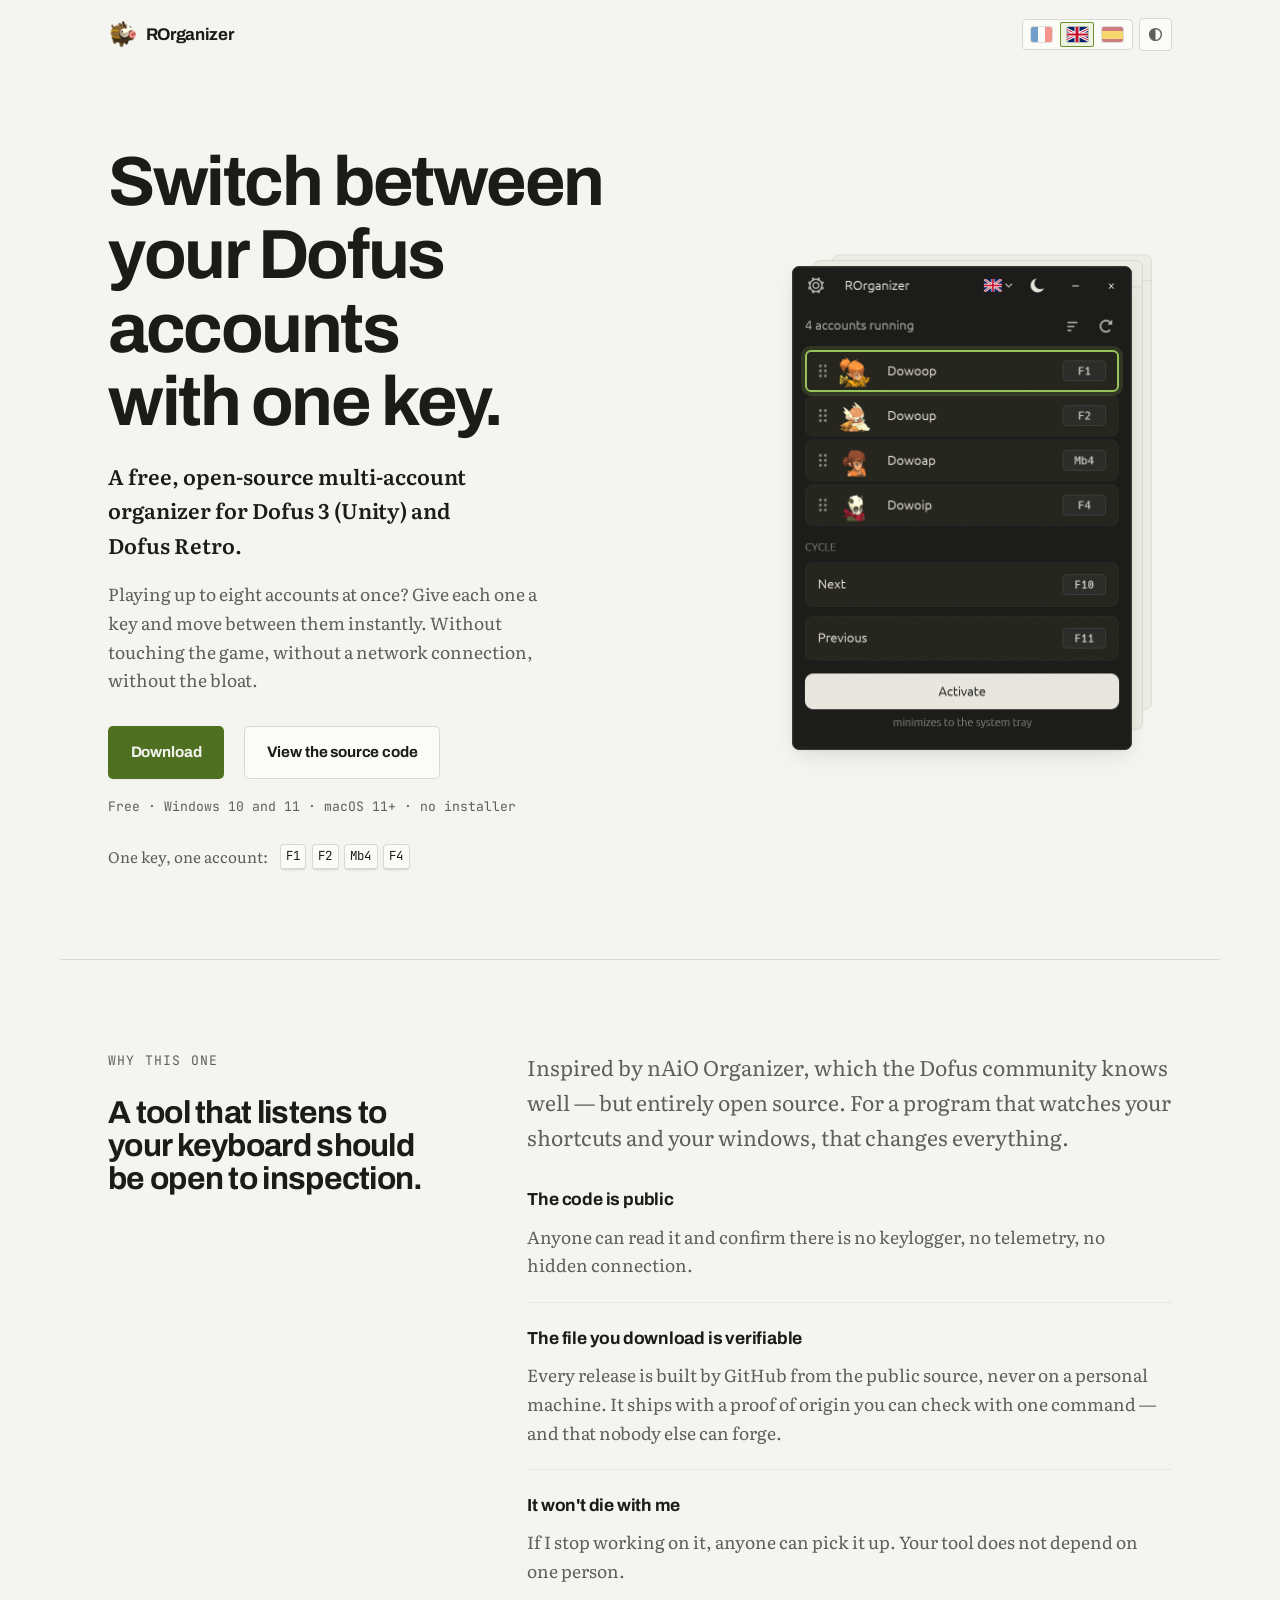
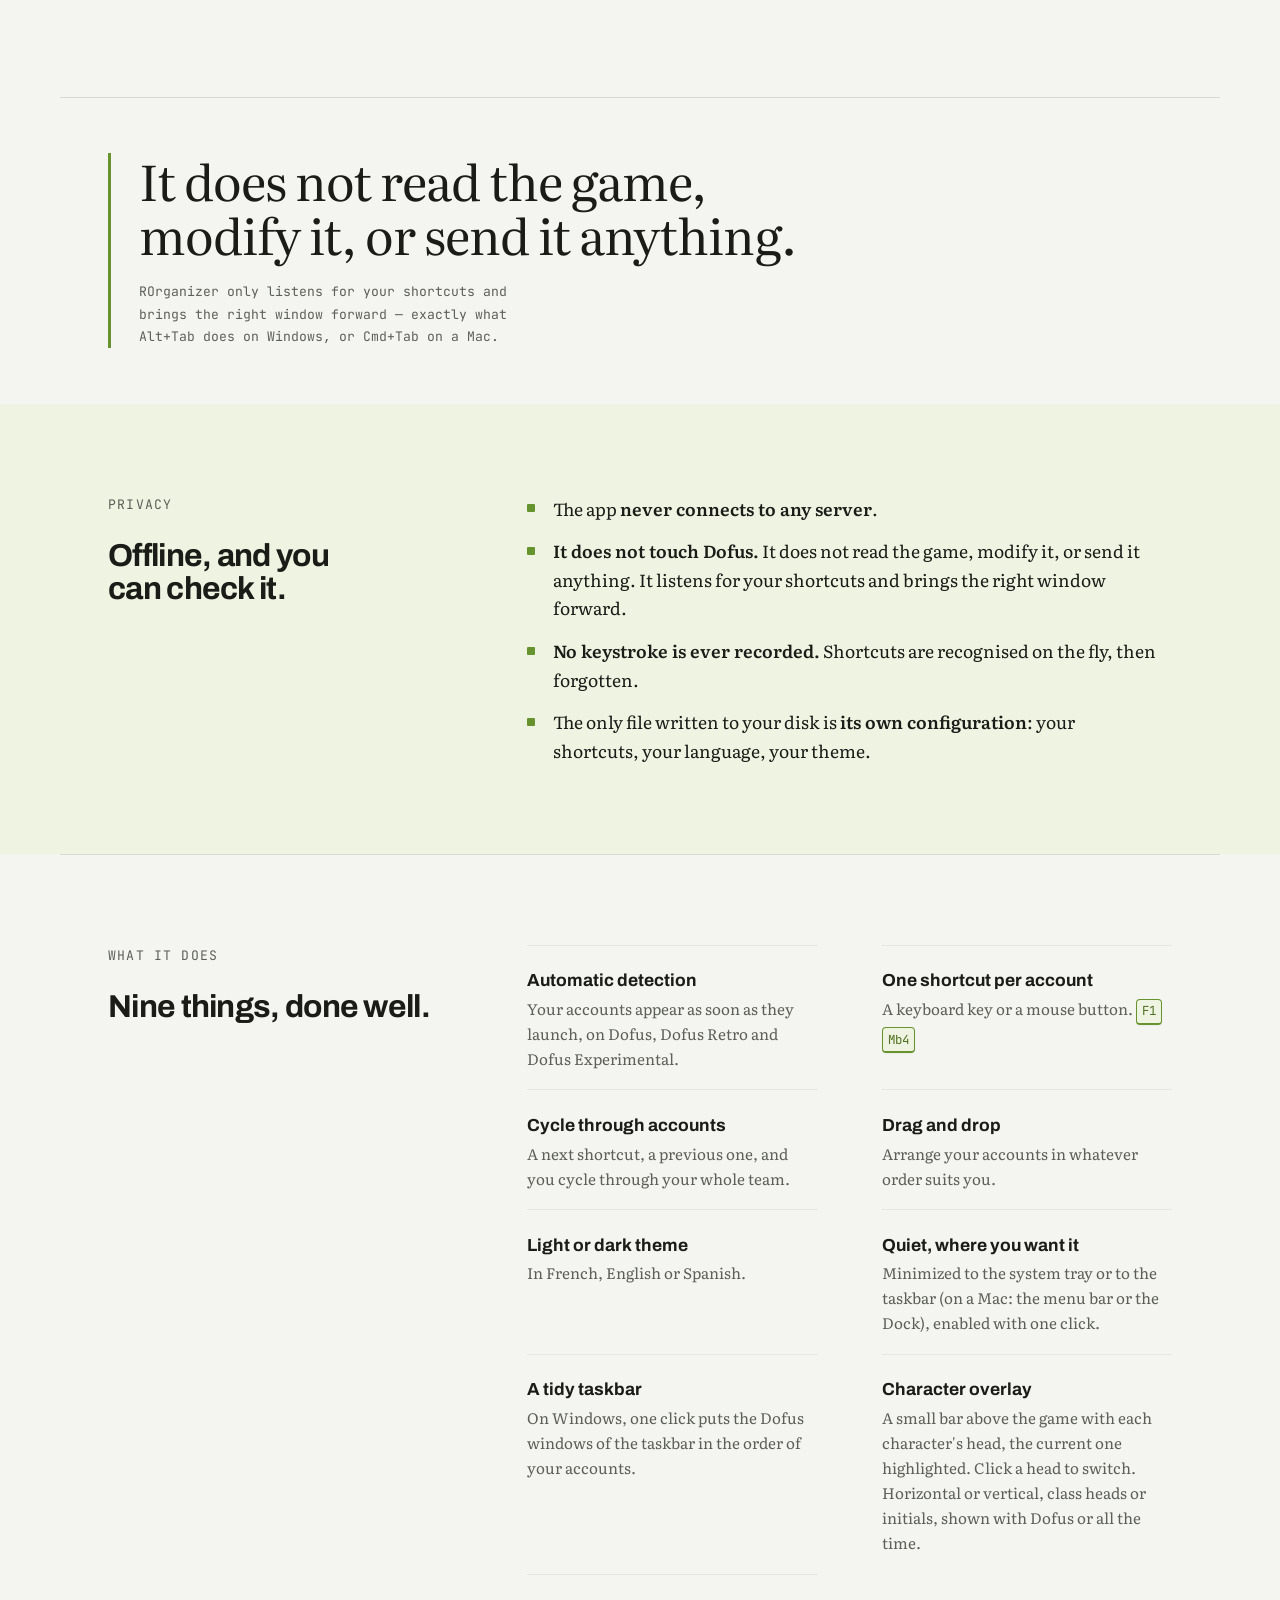
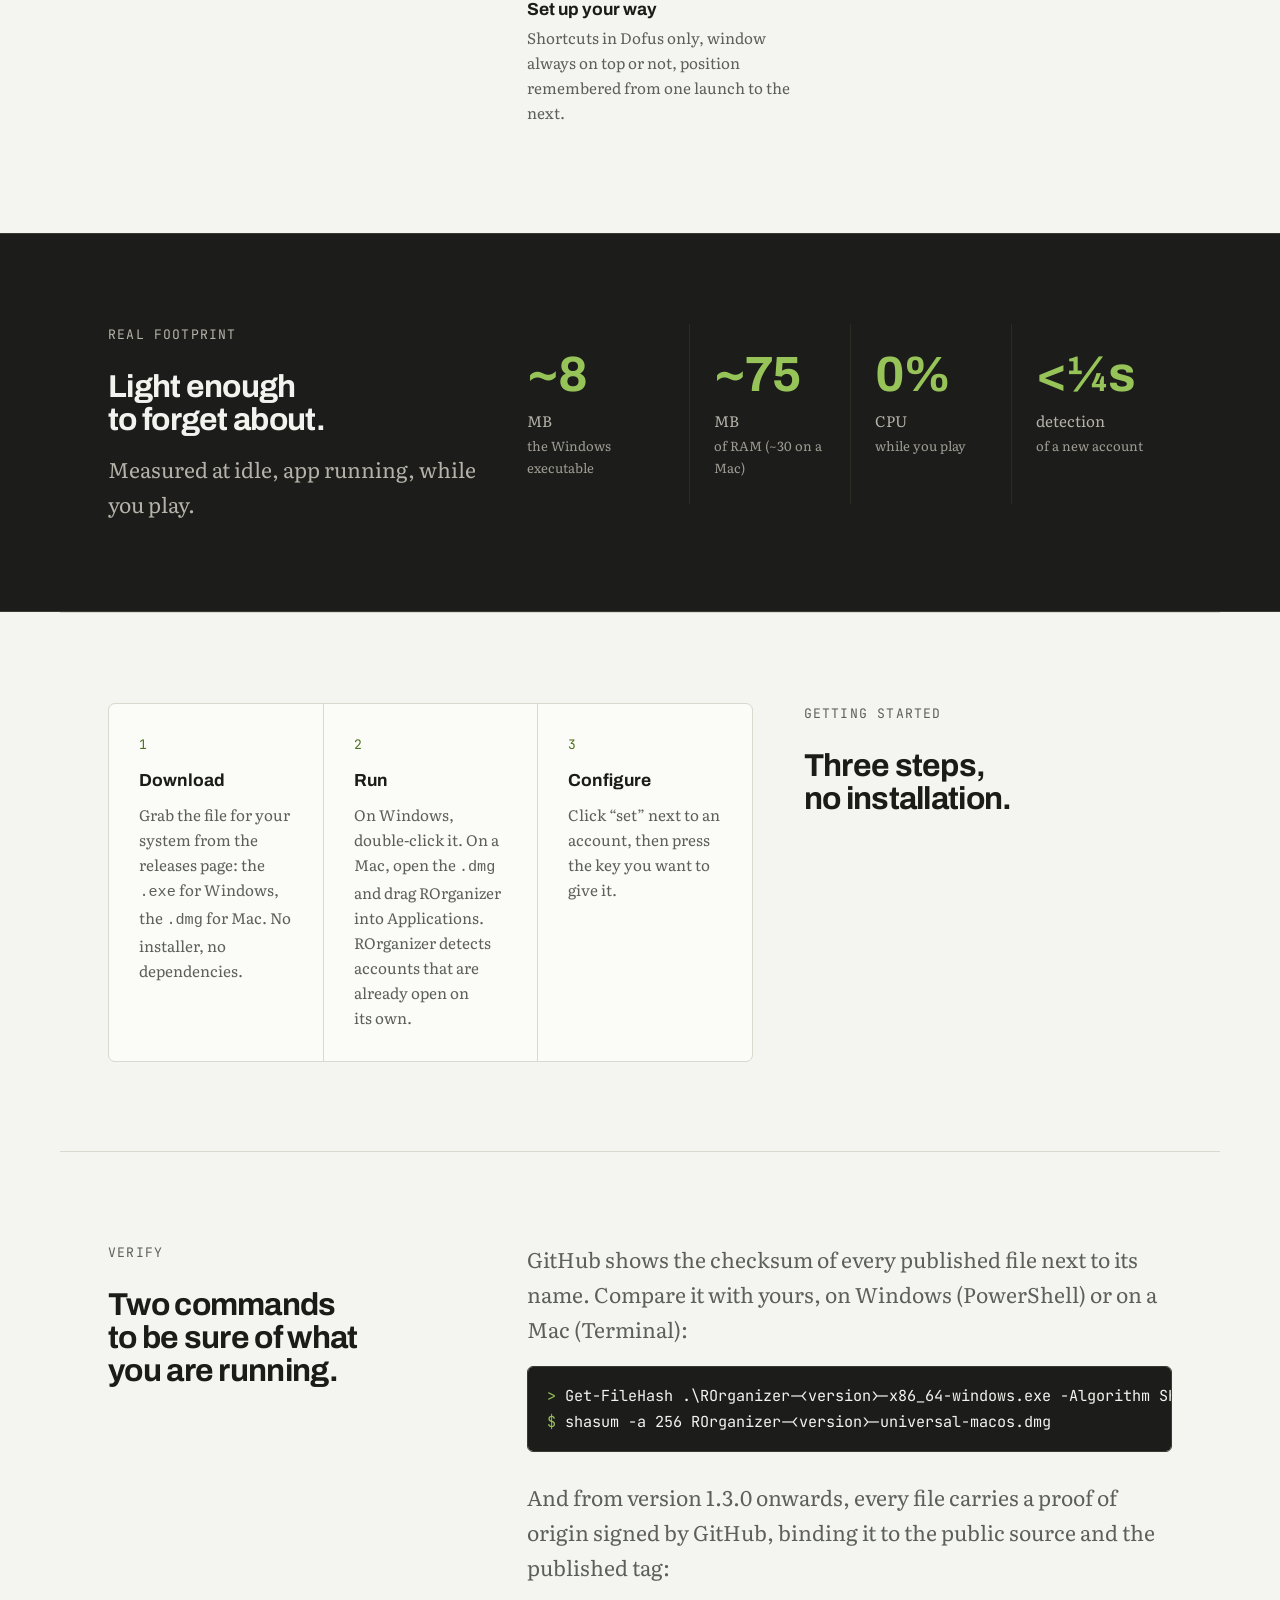
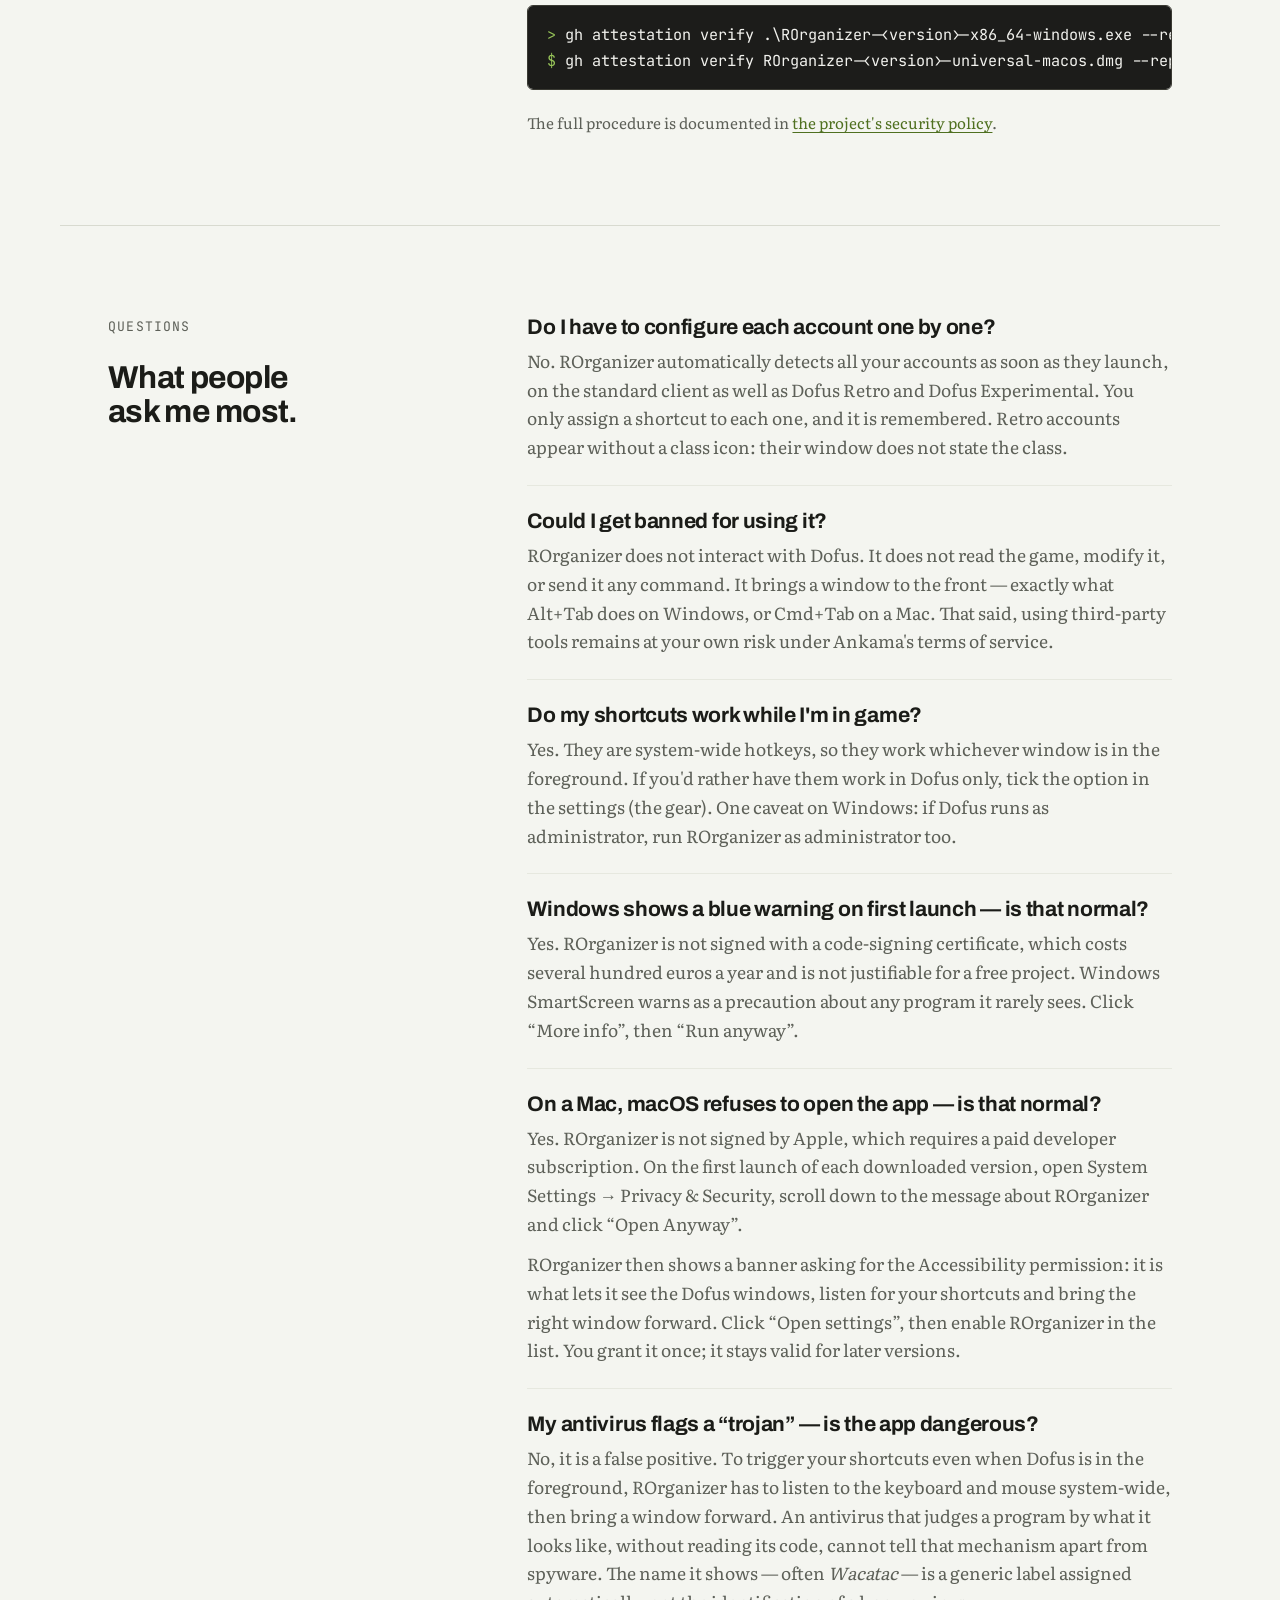
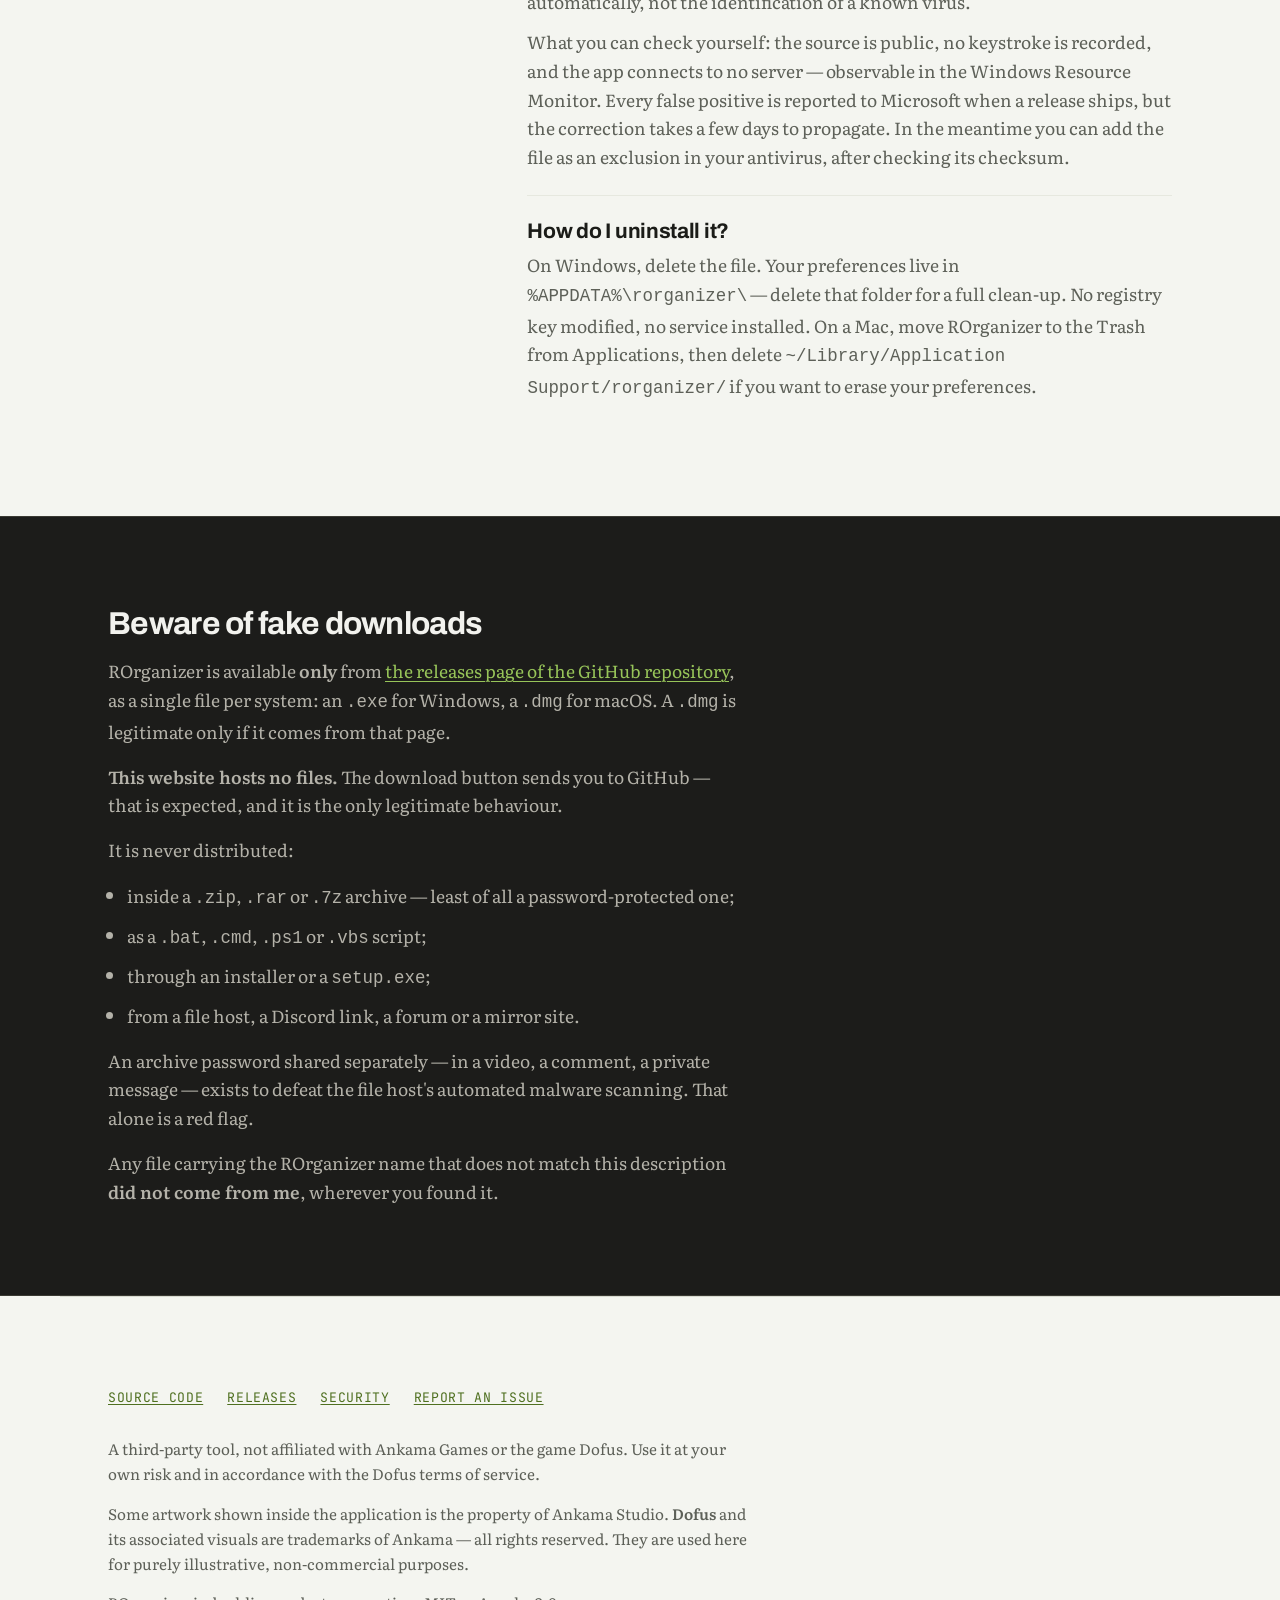
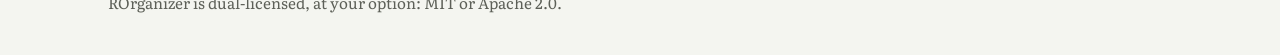
<file: site/index.html>
<!DOCTYPE html>
<html lang="en" data-gate>
<head>
<meta charset="utf-8">
<meta name="viewport" content="width=device-width, initial-scale=1">
<title>ROrganizer</title>

<!-- Cette page ne porte aucun contenu : elle envoie le visiteur vers la
     version correspondant à sa langue. Elle est donc exclue de l'index — mais
     par `noindex` et non par robots.txt, sinon les robots ne liraient jamais
     l'interdiction. Le crawl reste autorisé, et les trois versions sont
     atteintes par le sitemap et les annotations hreflang. -->
<meta name="robots" content="noindex, follow">

<link rel="alternate" hreflang="fr" href="https://rorganizer.loulouw-labs.fr/fr/">
<link rel="alternate" hreflang="en" href="https://rorganizer.loulouw-labs.fr/en/">
<link rel="alternate" hreflang="es" href="https://rorganizer.loulouw-labs.fr/es/">
<link rel="alternate" hreflang="x-default" href="https://rorganizer.loulouw-labs.fr/en/">

<!-- Carte de partage : les robots de Discord, X ou Facebook n'exécutent pas
     le JS, ils restent ici et lisent ces balises. Une seule langue possible
     par URL : le français, langue de la majorité du public. Reprend les
     valeurs de /fr/. Sans effet sur l'indexation, le noindex reste. -->
<meta property="og:type" content="website">
<meta property="og:site_name" content="ROrganizer">
<meta property="og:locale" content="fr_FR">
<meta property="og:url" content="https://rorganizer.loulouw-labs.fr/">
<meta property="og:title" content="ROrganizer — Organizer multicompte gratuit, Dofus 3 et Rétro, Windows et Mac">
<meta property="og:description" content="Bascule entre tes comptes Dofus d'un seul appui clavier ou souris. Gratuit, open source, hors-ligne.">
<meta property="og:image" content="https://rorganizer.loulouw-labs.fr/assets/img/og-fr.png">
<meta property="og:image:width" content="1280">
<meta property="og:image:height" content="640">
<meta property="og:image:alt" content="ROrganizer — organizer multicompte pour Dofus Unity et Dofus Rétro">
<meta name="twitter:card" content="summary_large_image">

<meta name="theme-color" content="#f4f5f0" media="(prefers-color-scheme: light)">
<meta name="theme-color" content="#161714" media="(prefers-color-scheme: dark)">

<!-- Nom du site pour Google, lu sur la page d'accueil. Le noindex n'y fait
     pas obstacle : Google suit la redirection vers /en/, qui porte le même
     bloc. -->
<script type="application/ld+json">
{
  "@context": "https://schema.org",
  "@type": "WebSite",
  "name": "ROrganizer",
  "url": "https://rorganizer.loulouw-labs.fr/"
}
</script>

<link rel="icon" href="assets/img/icon.png" type="image/png">
<link rel="stylesheet" href="assets/style.css">
<script src="assets/app.js"></script>
</head>
<body>

<!-- Repli sans JavaScript : trois liens en clair. Un visiteur qui n'exécute
     pas de script choisit lui-même, un robot suit les liens. -->
<main class="gate">
  <img src="assets/img/icon.png" width="56" height="56" alt="ROrganizer">
  <div>
    <h1 style="font-size:var(--fs-lg)">ROrganizer</h1>
    <p style="margin-top:0.6rem;color:var(--ink-soft)">Choose your language · Choisis ta langue · Elige tu idioma</p>
  </div>
  <div class="gate__choice">
    <a class="btn btn--ghost" href="fr/" hreflang="fr"><img class="flag" src="assets/img/flags/fr.svg" width="21" height="15" alt="">Français</a>
    <a class="btn btn--ghost" href="en/" hreflang="en"><img class="flag" src="assets/img/flags/en.svg" width="21" height="15" alt="">English</a>
    <a class="btn btn--ghost" href="es/" hreflang="es"><img class="flag" src="assets/img/flags/es.svg" width="21" height="15" alt="">Español</a>
  </div>
</main>

</body>
</html>
</file>
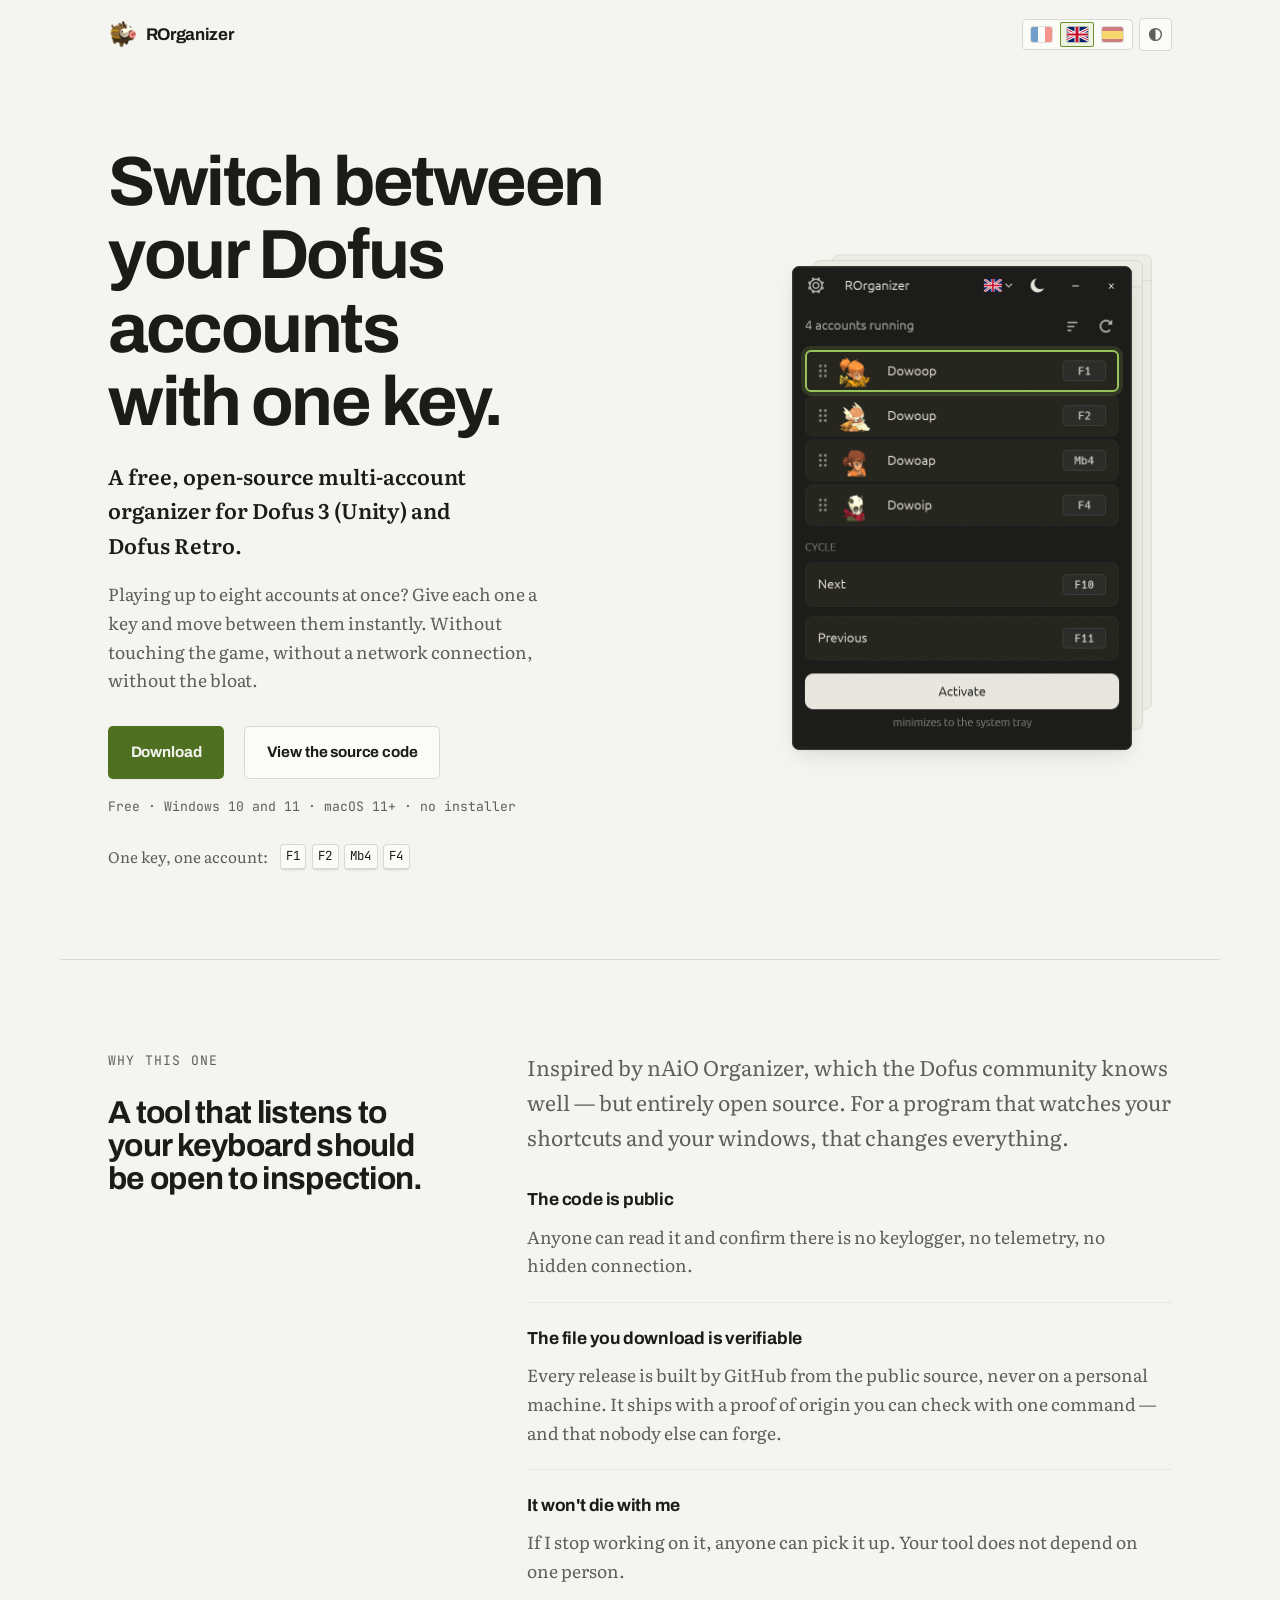
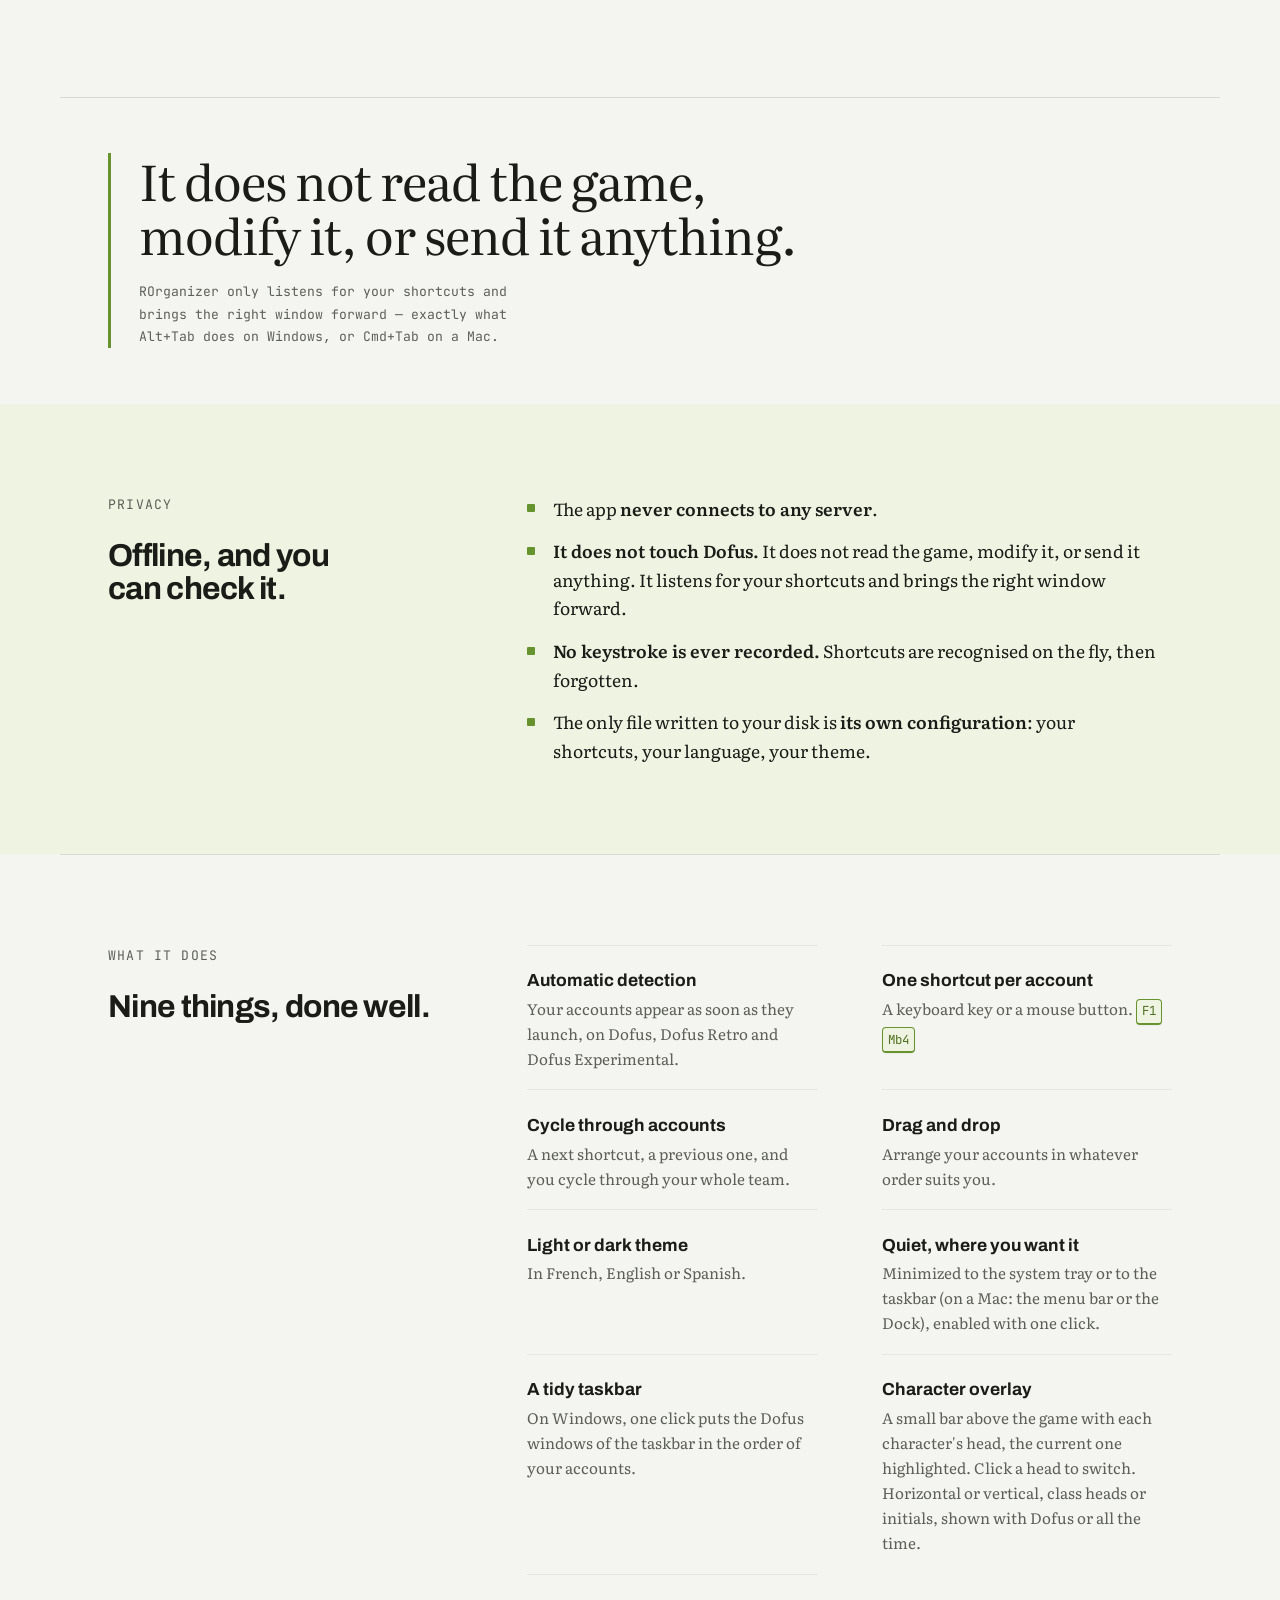
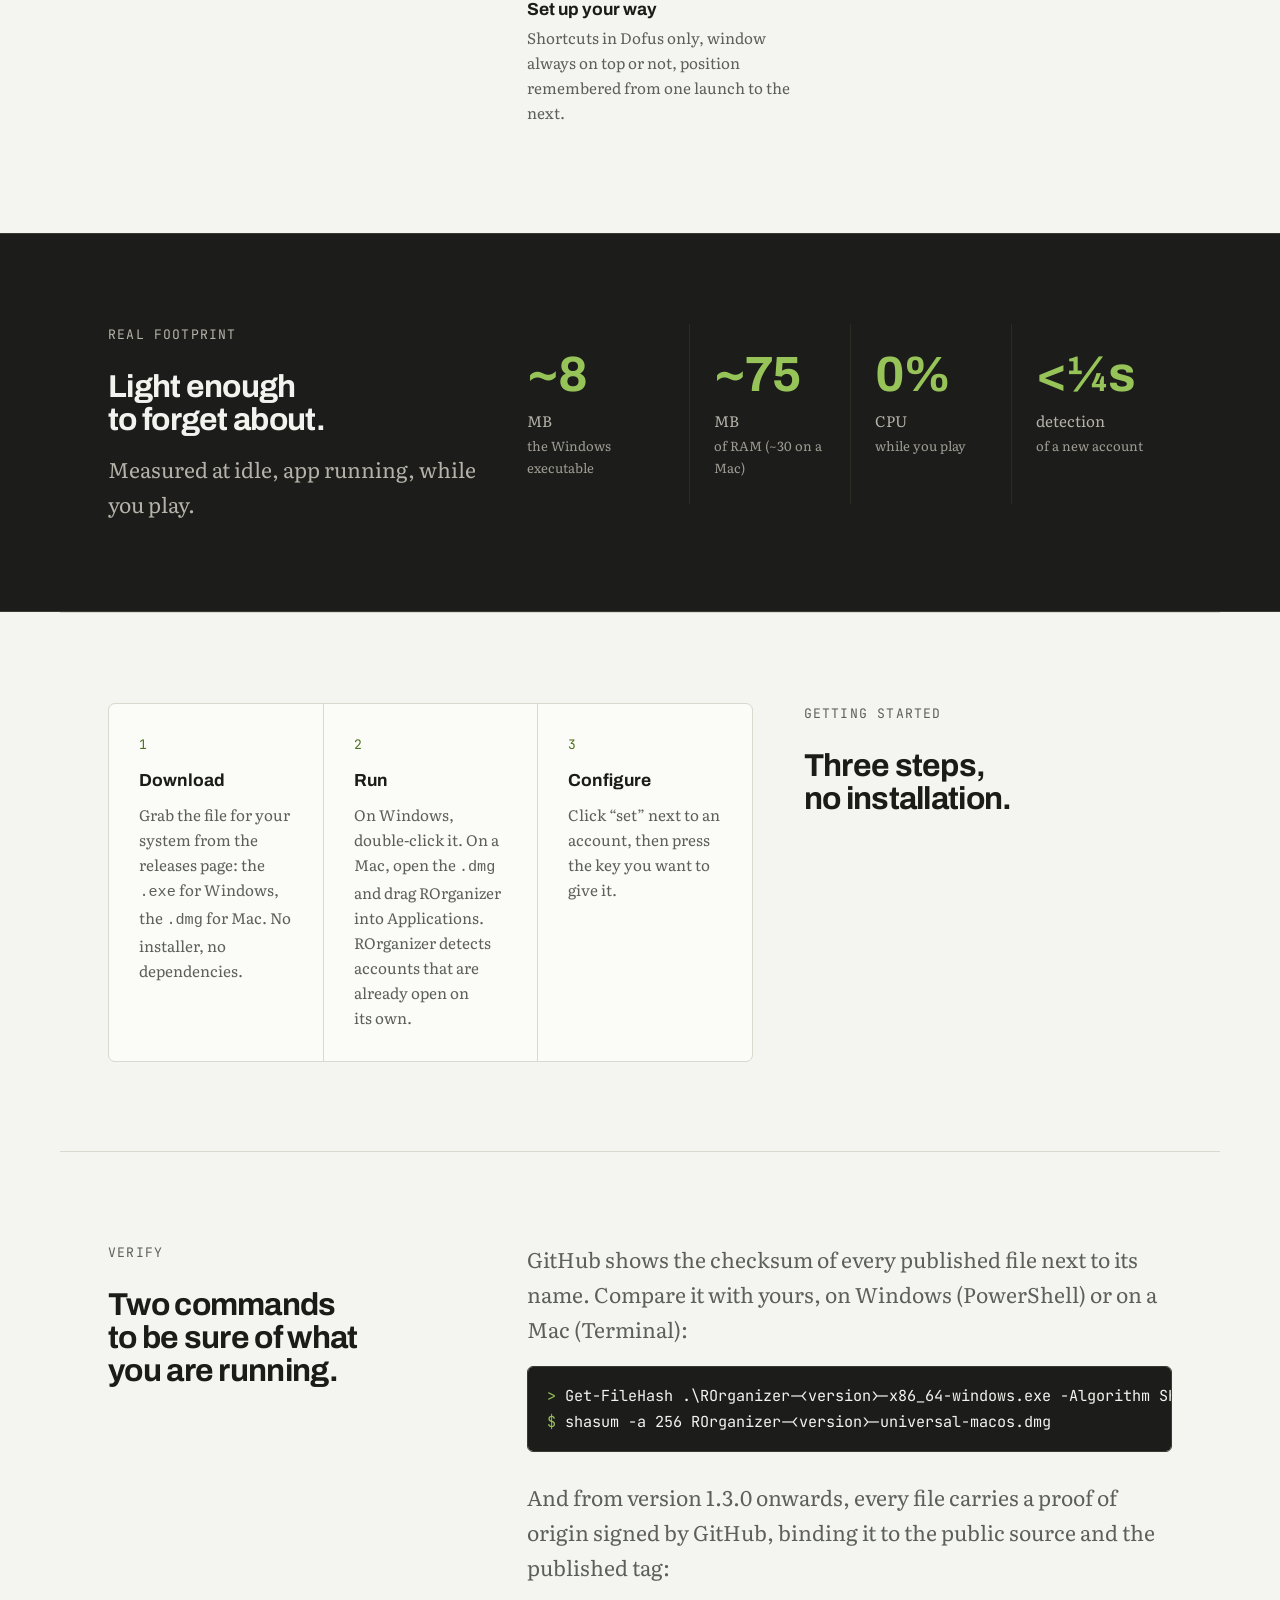
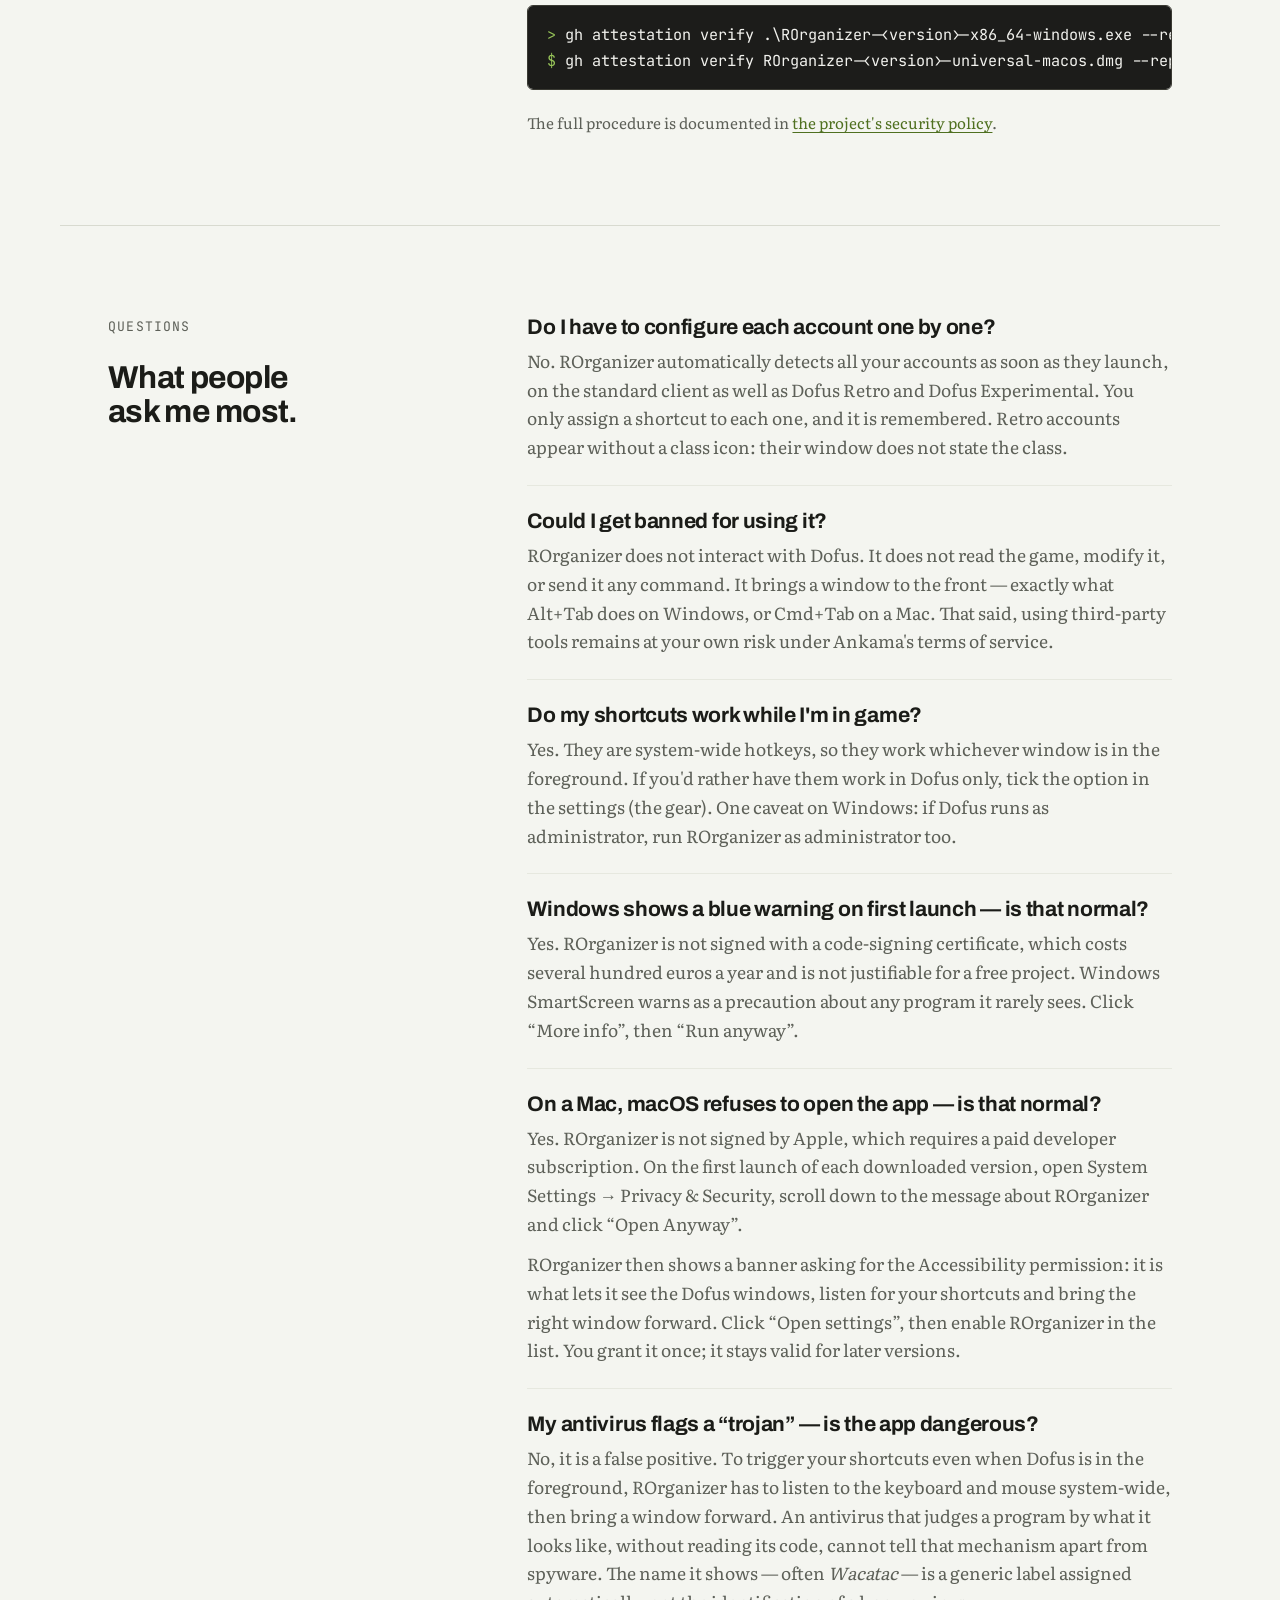
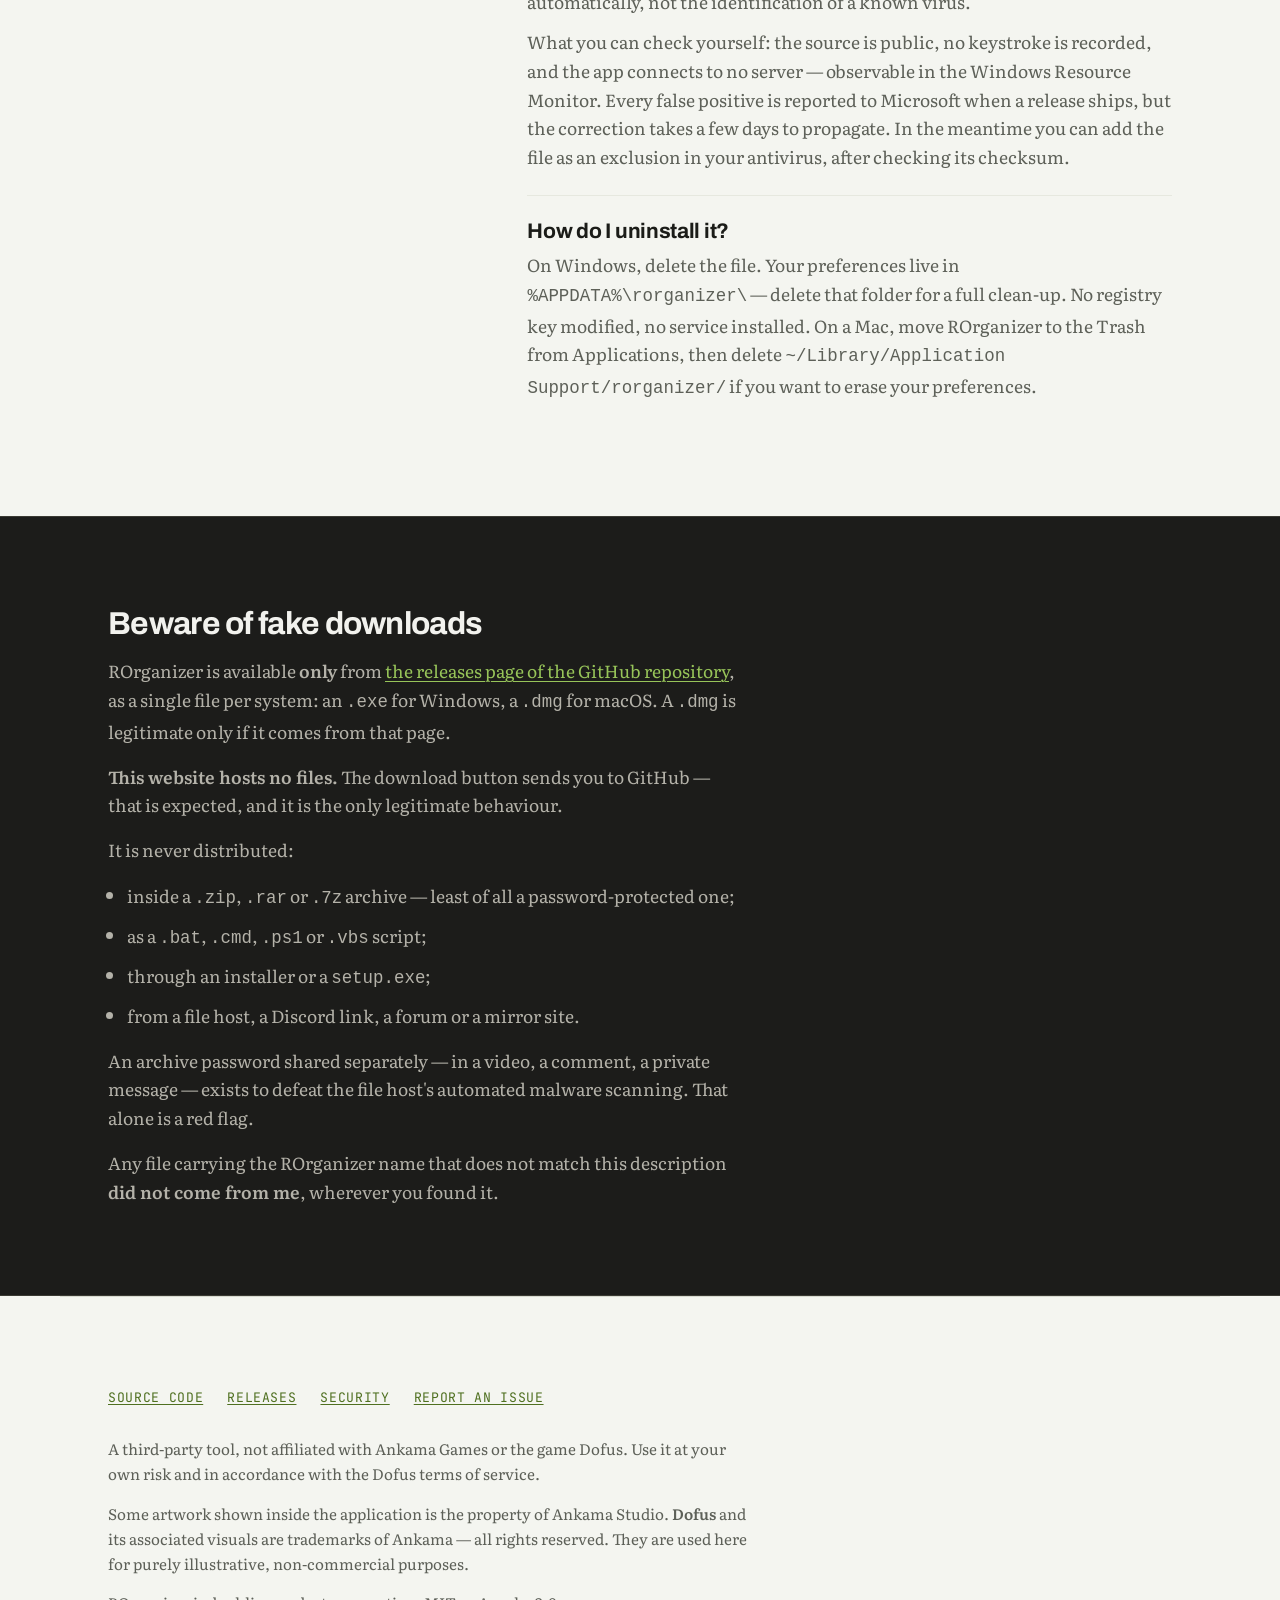
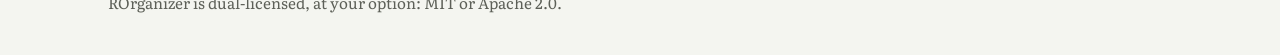
<file: site/en/index.html>
<!DOCTYPE html>
<html lang="en" prefix="og: https://ogp.me/ns#">
<head>
<meta charset="utf-8">
<meta name="viewport" content="width=device-width, initial-scale=1">
<title>ROrganizer — Dofus 3 &amp; Retro multi-account organizer, Windows &amp; Mac</title>
<meta name="description" content="Free and open-source multi-account organizer for Dofus 3 (Unity) and Dofus Retro. Switch between your accounts with a single key or mouse button. Offline, no telemetry, Windows 10/11 and macOS 11+.">

<link rel="canonical" href="https://rorganizer.loulouw-labs.fr/en/">
<link rel="alternate" hreflang="fr" href="https://rorganizer.loulouw-labs.fr/fr/">
<link rel="alternate" hreflang="en" href="https://rorganizer.loulouw-labs.fr/en/">
<link rel="alternate" hreflang="es" href="https://rorganizer.loulouw-labs.fr/es/">
<link rel="alternate" hreflang="x-default" href="https://rorganizer.loulouw-labs.fr/en/">

<meta property="og:type" content="website">
<meta property="og:site_name" content="ROrganizer">
<meta property="og:locale" content="en_GB">
<meta property="og:locale:alternate" content="fr_FR">
<meta property="og:locale:alternate" content="es_ES">
<meta property="og:url" content="https://rorganizer.loulouw-labs.fr/en/">
<meta property="og:title" content="ROrganizer — Free multi-account organizer for Dofus 3 and Retro, Windows and Mac">
<meta property="og:description" content="Switch between your Dofus accounts with a single keystroke. Free, open source, offline.">
<meta property="og:image" content="https://rorganizer.loulouw-labs.fr/assets/img/og-en.png">
<meta property="og:image:width" content="1280">
<meta property="og:image:height" content="640">
<meta property="og:image:alt" content="ROrganizer — multi-account organizer for Dofus Unity and Dofus Retro">
<meta name="twitter:card" content="summary_large_image">
<meta name="theme-color" content="#f4f5f0" media="(prefers-color-scheme: light)">
<meta name="theme-color" content="#161714" media="(prefers-color-scheme: dark)">

<link rel="icon" href="../assets/img/icon.png" type="image/png">
<link rel="preload" href="../assets/fonts/archivo-700-latin.woff2" as="font" type="font/woff2" crossorigin>
<link rel="preload" href="../assets/fonts/literata-var-latin.woff2" as="font" type="font/woff2" crossorigin>
<link rel="stylesheet" href="../assets/style.css">
<script src="../assets/app.js"></script>

<script type="application/ld+json">
{
  "@context": "https://schema.org",
  "@type": "SoftwareApplication",
  "name": "ROrganizer",
  "url": "https://rorganizer.loulouw-labs.fr/en/",
  "description": "Free and open-source multi-account organizer for Dofus 3 (Unity) and Dofus Retro. Switch between your accounts with a single key or mouse button. Offline, no telemetry, Windows 10/11 and macOS 11+.",
  "screenshot": "https://rorganizer.loulouw-labs.fr/assets/img/app-en.png",
  "applicationCategory": "UtilitiesApplication",
  "operatingSystem": "Windows 10, Windows 11, macOS 11+",
  "inLanguage": "en",
  "isAccessibleForFree": true,
  "license": ["https://opensource.org/licenses/MIT", "https://www.apache.org/licenses/LICENSE-2.0"],
  "downloadUrl": "https://github.com/Loulouw/ROrganizer/releases/latest",
  "softwareHelp": "https://github.com/Loulouw/ROrganizer",
  "author": { "@type": "Person", "name": "Loulouw", "url": "https://github.com/Loulouw" },
  "offers": { "@type": "Offer", "price": "0", "priceCurrency": "EUR" }
}
</script>
<!-- Nom du site pour Google : il le lit sur la page d'accueil, ici la
     racine en noindex qui redirige Googlebot (sans Accept-Language) vers
     /en/. Le bloc est donc porté par les deux. -->
<script type="application/ld+json">
{
  "@context": "https://schema.org",
  "@type": "WebSite",
  "name": "ROrganizer",
  "url": "https://rorganizer.loulouw-labs.fr/"
}
</script>
</head>
<body>

<header class="wrap topbar">
  <a class="brand" href="./">
    <img src="../assets/img/icon.png" width="28" height="28" alt="">
    ROrganizer
  </a>
  <div class="controls">
    <nav class="langset" aria-label="Language">
      <a href="../fr/" hreflang="fr" title="Français">
        <img class="flag" src="../assets/img/flags/fr.svg" width="21" height="15" alt="">
        <span class="visually-hidden">Français</span>
      </a>
      <a href="../en/" hreflang="en" aria-current="true" title="English">
        <img class="flag" src="../assets/img/flags/en.svg" width="21" height="15" alt="">
        <span class="visually-hidden">English</span>
      </a>
      <a href="../es/" hreflang="es" title="Español">
        <img class="flag" src="../assets/img/flags/es.svg" width="21" height="15" alt="">
        <span class="visually-hidden">Español</span>
      </a>
    </nav>
    <button class="themetoggle" type="button" data-theme-toggle aria-label="Switch theme">
      <svg viewBox="0 0 16 16" aria-hidden="true">
        <circle cx="8" cy="8" r="6.25" fill="none" stroke="currentColor" stroke-width="1.5"/>
        <path d="M8 1.75a6.25 6.25 0 0 0 0 12.5z" fill="currentColor"/>
      </svg>
    </button>
  </div>
</header>

<main>

  <section class="wrap hero">
    <div>
      <h1>Switch between your Dofus accounts with one key.</h1>
      <p class="hero__tagline">A free, open-source multi-account organizer for Dofus 3 (Unity) and Dofus Retro.</p>
      <p class="hero__body">Playing up to eight accounts at once? Give each one a key and move between them instantly. Without touching the game, without a network connection, without the bloat.</p>
      <div class="hero__actions">
        <a class="btn btn--primary" href="https://github.com/Loulouw/ROrganizer/releases/latest">Download</a>
        <a class="btn btn--ghost" href="https://github.com/Loulouw/ROrganizer">View the source code</a>
      </div>
      <p class="hero__note">Free · Windows 10 and 11 · macOS 11+ · no installer</p>
      <p class="hero__demo">
        One key, one account:
        <span class="demo-keys" aria-hidden="true">
          <span class="key key--demo">F1</span>
          <span class="key key--demo">F2</span>
          <span class="key key--demo">Mb4</span>
          <span class="key key--demo">F4</span>
        </span>
      </p>
    </div>
    <div class="stack">
      <div class="stack__pane stack__pane--back" aria-hidden="true"></div>
      <div class="stack__pane stack__pane--mid" aria-hidden="true"></div>
      <figure class="stack__pane stack__pane--front">
        <img src="../assets/img/app-en.png" width="680" height="968" fetchpriority="high"
             alt="The ROrganizer window listing four detected Dofus accounts, each with its shortcut.">
        <span class="stack__focus" aria-hidden="true"></span>
      </figure>
    </div>
  </section>

  <section class="wrap band split">
    <div>
      <p class="eyebrow">Why this one</p>
      <h2>A tool that listens to your keyboard should be open to inspection.</h2>
    </div>
    <div>
      <p class="lede">Inspired by nAiO Organizer, which the Dofus community knows well — but entirely open source. For a program that watches your shortcuts and your windows, that changes everything.</p>
      <dl class="deflist" style="margin-top:2rem">
        <div>
          <dt>The code is public</dt>
          <dd>Anyone can read it and confirm there is no keylogger, no telemetry, no hidden connection.</dd>
        </div>
        <div>
          <dt>The file you download is verifiable</dt>
          <dd>Every release is built by GitHub from the public source, never on a personal machine. It ships with a proof of origin you can check with one command — and that nobody else can forge.</dd>
        </div>
        <div>
          <dt>It won't die with me</dt>
          <dd>If I stop working on it, anyone can pick it up. Your tool does not depend on one person.</dd>
        </div>
      </dl>
    </div>
  </section>

  <section class="wrap band band--tight">
    <p class="pull">It does not read the game, modify it, or send it anything.
      <span>ROrganizer only listens for your shortcuts and brings the right window forward — exactly what Alt+Tab does on Windows, or Cmd+Tab on a Mac.</span>
    </p>
  </section>

  <section class="bleed bleed--accent">
  <div class="wrap band split">
    <div>
      <p class="eyebrow">Privacy</p>
      <h2>Offline, and you can check it.</h2>
    </div>
    <div class="assert">
      <ul>
        <li>The app <strong>never connects to any server</strong>.</li>
        <li><strong>It does not touch Dofus.</strong> It does not read the game, modify it, or send it anything. It listens for your shortcuts and brings the right window forward.</li>
        <li><strong>No keystroke is ever recorded.</strong> Shortcuts are recognised on the fly, then forgotten.</li>
        <li>The only file written to your disk is <strong>its own configuration</strong>: your shortcuts, your language, your theme.</li>
      </ul>
    </div>
  </div>
  </section>

  <section class="wrap band split">
    <div>
      <p class="eyebrow">What it does</p>
      <h2>Nine things, done well.</h2>
    </div>
    <div>
      <ul class="features">
        <li><strong>Automatic detection</strong><span>Your accounts appear as soon as they launch, on Dofus, Dofus Retro and Dofus Experimental.</span></li>
        <li><strong>One shortcut per account</strong><span>A keyboard key or a mouse button. <span class="key key--set">F1</span> <span class="key key--set">Mb4</span></span></li>
        <li><strong>Cycle through accounts</strong><span>A next shortcut, a previous one, and you cycle through your whole team.</span></li>
        <li><strong>Drag and drop</strong><span>Arrange your accounts in whatever order suits you.</span></li>
        <li><strong>Light or dark theme</strong><span>In French, English or Spanish.</span></li>
        <li><strong>Quiet, where you want it</strong><span>Minimized to the system tray or to the taskbar (on a Mac: the menu bar or the Dock), enabled with one click.</span></li>
        <li><strong>A tidy taskbar</strong><span>On Windows, one click puts the Dofus windows of the taskbar in the order of your accounts.</span></li>
        <li><strong>Character overlay</strong><span>A small bar above the game with each character's head, the current one highlighted. Click a head to switch. Horizontal or vertical, class heads or initials, shown with Dofus or all the time.</span></li>
        <li><strong>Set up your way</strong><span>Shortcuts in Dofus only, window always on top or not, position remembered from one launch to the next.</span></li>
      </ul>
    </div>
  </section>

  <section class="bleed bleed--dark">
  <div class="wrap band split">
    <div>
      <p class="eyebrow">Real footprint</p>
      <h2>Light enough to forget about.</h2>
      <p class="lede" style="margin-top:1rem">Measured at idle, app running, while you play.</p>
    </div>
    <dl class="metrics">
      <div>
        <dt>~8</dt>
        <dd>MB<small>the Windows executable</small></dd>
      </div>
      <div>
        <dt>~75</dt>
        <dd>MB<small>of RAM (~30 on a Mac)</small></dd>
      </div>
      <div>
        <dt>0%</dt>
        <dd>CPU<small>while you play</small></dd>
      </div>
      <div>
        <dt>&lt;¼s</dt>
        <dd>detection<small>of a new account</small></dd>
      </div>
    </dl>
  </div>
  </section>

  <section class="wrap band split split--reverse">
    <div>
      <p class="eyebrow">Getting started</p>
      <h2>Three steps, no installation.</h2>
    </div>
    <div>
      <ol class="steps">
        <li><strong>Download</strong><p>Grab the file for your system from the releases page: the <code>.exe</code> for Windows, the <code>.dmg</code> for Mac. No installer, no dependencies.</p></li>
        <li><strong>Run</strong><p>On Windows, double-click it. On a Mac, open the <code>.dmg</code> and drag ROrganizer into Applications. ROrganizer detects accounts that are already open on its own.</p></li>
        <li><strong>Configure</strong><p>Click “set” next to an account, then press the key you want to give it.</p></li>
      </ol>
    </div>
  </section>

  <section class="wrap band split">
    <div>
      <p class="eyebrow">Verify</p>
      <h2>Two commands to be sure of what you are running.</h2>
    </div>
    <div>
      <p class="lede">GitHub shows the checksum of every published file next to its name. Compare it with yours, on Windows (PowerShell) or on a Mac (Terminal):</p>
      <pre class="term" style="margin-top:1.25rem"><span class="prompt">&gt;</span> Get-FileHash .\ROrganizer-&lt;version&gt;-x86_64-windows.exe -Algorithm SHA256
<span class="prompt">$</span> shasum -a 256 ROrganizer-&lt;version&gt;-universal-macos.dmg</pre>
      <p class="lede" style="margin-top:1.75rem">And from version 1.3.0 onwards, every file carries a proof of origin signed by GitHub, binding it to the public source and the published tag:</p>
      <pre class="term" style="margin-top:1.25rem"><span class="prompt">&gt;</span> gh attestation verify .\ROrganizer-&lt;version&gt;-x86_64-windows.exe --repo Loulouw/ROrganizer
<span class="prompt">$</span> gh attestation verify ROrganizer-&lt;version&gt;-universal-macos.dmg --repo Loulouw/ROrganizer</pre>
      <p style="margin-top:1.25rem;color:var(--ink-soft);font-size:var(--fs-sm)">The full procedure is documented in <a href="https://github.com/Loulouw/ROrganizer/blob/main/SECURITY.md#security-english">the project's security policy</a>.</p>
    </div>
  </section>

  <section class="wrap band split">
    <div>
      <p class="eyebrow">Questions</p>
      <h2>What people ask me most.</h2>
    </div>
    <div class="faq">
      <div>
        <h3>Do I have to configure each account one by one?</h3>
        <p>No. ROrganizer automatically detects all your accounts as soon as they launch, on the standard client as well as Dofus Retro and Dofus Experimental. You only assign a shortcut to each one, and it is remembered. Retro accounts appear without a class icon: their window does not state the class.</p>
      </div>
      <div>
        <h3>Could I get banned for using it?</h3>
        <p>ROrganizer does not interact with Dofus. It does not read the game, modify it, or send it any command. It brings a window to the front — exactly what Alt+Tab does on Windows, or Cmd+Tab on a Mac. That said, using third-party tools remains at your own risk under Ankama's terms of service.</p>
      </div>
      <div>
        <h3>Do my shortcuts work while I'm in game?</h3>
        <p>Yes. They are system-wide hotkeys, so they work whichever window is in the foreground. If you'd rather have them work in Dofus only, tick the option in the settings (the gear). One caveat on Windows: if Dofus runs as administrator, run ROrganizer as administrator too.</p>
      </div>
      <div>
        <h3>Windows shows a blue warning on first launch — is that normal?</h3>
        <p>Yes. ROrganizer is not signed with a code-signing certificate, which costs several hundred euros a year and is not justifiable for a free project. Windows SmartScreen warns as a precaution about any program it rarely sees. Click “More info”, then “Run anyway”.</p>
      </div>
      <div>
        <h3>On a Mac, macOS refuses to open the app — is that normal?</h3>
        <p>Yes. ROrganizer is not signed by Apple, which requires a paid developer subscription. On the first launch of each downloaded version, open System Settings → Privacy &amp; Security, scroll down to the message about ROrganizer and click “Open Anyway”.</p>
        <p>ROrganizer then shows a banner asking for the Accessibility permission: it is what lets it see the Dofus windows, listen for your shortcuts and bring the right window forward. Click “Open settings”, then enable ROrganizer in the list. You grant it once; it stays valid for later versions.</p>
      </div>
      <div>
        <h3>My antivirus flags a “trojan” — is the app dangerous?</h3>
        <p>No, it is a false positive. To trigger your shortcuts even when Dofus is in the foreground, ROrganizer has to listen to the keyboard and mouse system-wide, then bring a window forward. An antivirus that judges a program by what it looks like, without reading its code, cannot tell that mechanism apart from spyware. The name it shows — often <em>Wacatac</em> — is a generic label assigned automatically, not the identification of a known virus.</p>
        <p>What you can check yourself: the source is public, no keystroke is recorded, and the app connects to no server — observable in the Windows Resource Monitor. Every false positive is reported to Microsoft when a release ships, but the correction takes a few days to propagate. In the meantime you can add the file as an exclusion in your antivirus, after checking its checksum.</p>
      </div>
      <div>
        <h3>How do I uninstall it?</h3>
        <p>On Windows, delete the file. Your preferences live in <code>%APPDATA%\rorganizer\</code> — delete that folder for a full clean-up. No registry key modified, no service installed. On a Mac, move ROrganizer to the Trash from Applications, then delete <code>~/Library/Application Support/rorganizer/</code> if you want to erase your preferences.</p>
      </div>
    </div>
  </section>

  <section class="bleed bleed--dark">
    <div class="wrap band warn">
      <h2>Beware of fake downloads</h2>
      <p>ROrganizer is available <strong>only</strong> from <a href="https://github.com/Loulouw/ROrganizer/releases">the releases page of the GitHub repository</a>, as a single file per system: an <code>.exe</code> for Windows, a <code>.dmg</code> for macOS. A <code>.dmg</code> is legitimate only if it comes from that page.</p>
      <p><strong>This website hosts no files.</strong> The download button sends you to GitHub — that is expected, and it is the only legitimate behaviour.</p>
      <p>It is never distributed:</p>
      <ul>
        <li>inside a <code>.zip</code>, <code>.rar</code> or <code>.7z</code> archive — least of all a password-protected one;</li>
        <li>as a <code>.bat</code>, <code>.cmd</code>, <code>.ps1</code> or <code>.vbs</code> script;</li>
        <li>through an installer or a <code>setup.exe</code>;</li>
        <li>from a file host, a Discord link, a forum or a mirror site.</li>
      </ul>
      <p>An archive password shared separately — in a video, a comment, a private message — exists to defeat the file host's automated malware scanning. That alone is a red flag.</p>
      <p>Any file carrying the ROrganizer name that does not match this description <strong>did not come from me</strong>, wherever you found it.</p>
    </div>
  </section>

</main>

<footer class="wrap footer">
  <nav class="footer__links" aria-label="Project links">
    <a href="https://github.com/Loulouw/ROrganizer">Source code</a>
    <a href="https://github.com/Loulouw/ROrganizer/releases">Releases</a>
    <a href="https://github.com/Loulouw/ROrganizer/blob/main/SECURITY.md#security-english">Security</a>
    <a href="https://github.com/Loulouw/ROrganizer/issues">Report an issue</a>
  </nav>
  <p>A third-party tool, not affiliated with Ankama Games or the game Dofus. Use it at your own risk and in accordance with the Dofus terms of service.</p>
  <p>Some artwork shown inside the application is the property of Ankama Studio. <strong>Dofus</strong> and its associated visuals are trademarks of Ankama — all rights reserved. They are used here for purely illustrative, non-commercial purposes.</p>
  <p>ROrganizer is dual-licensed, at your option: MIT or Apache 2.0.</p>
</footer>

</body>
</html>
</file>
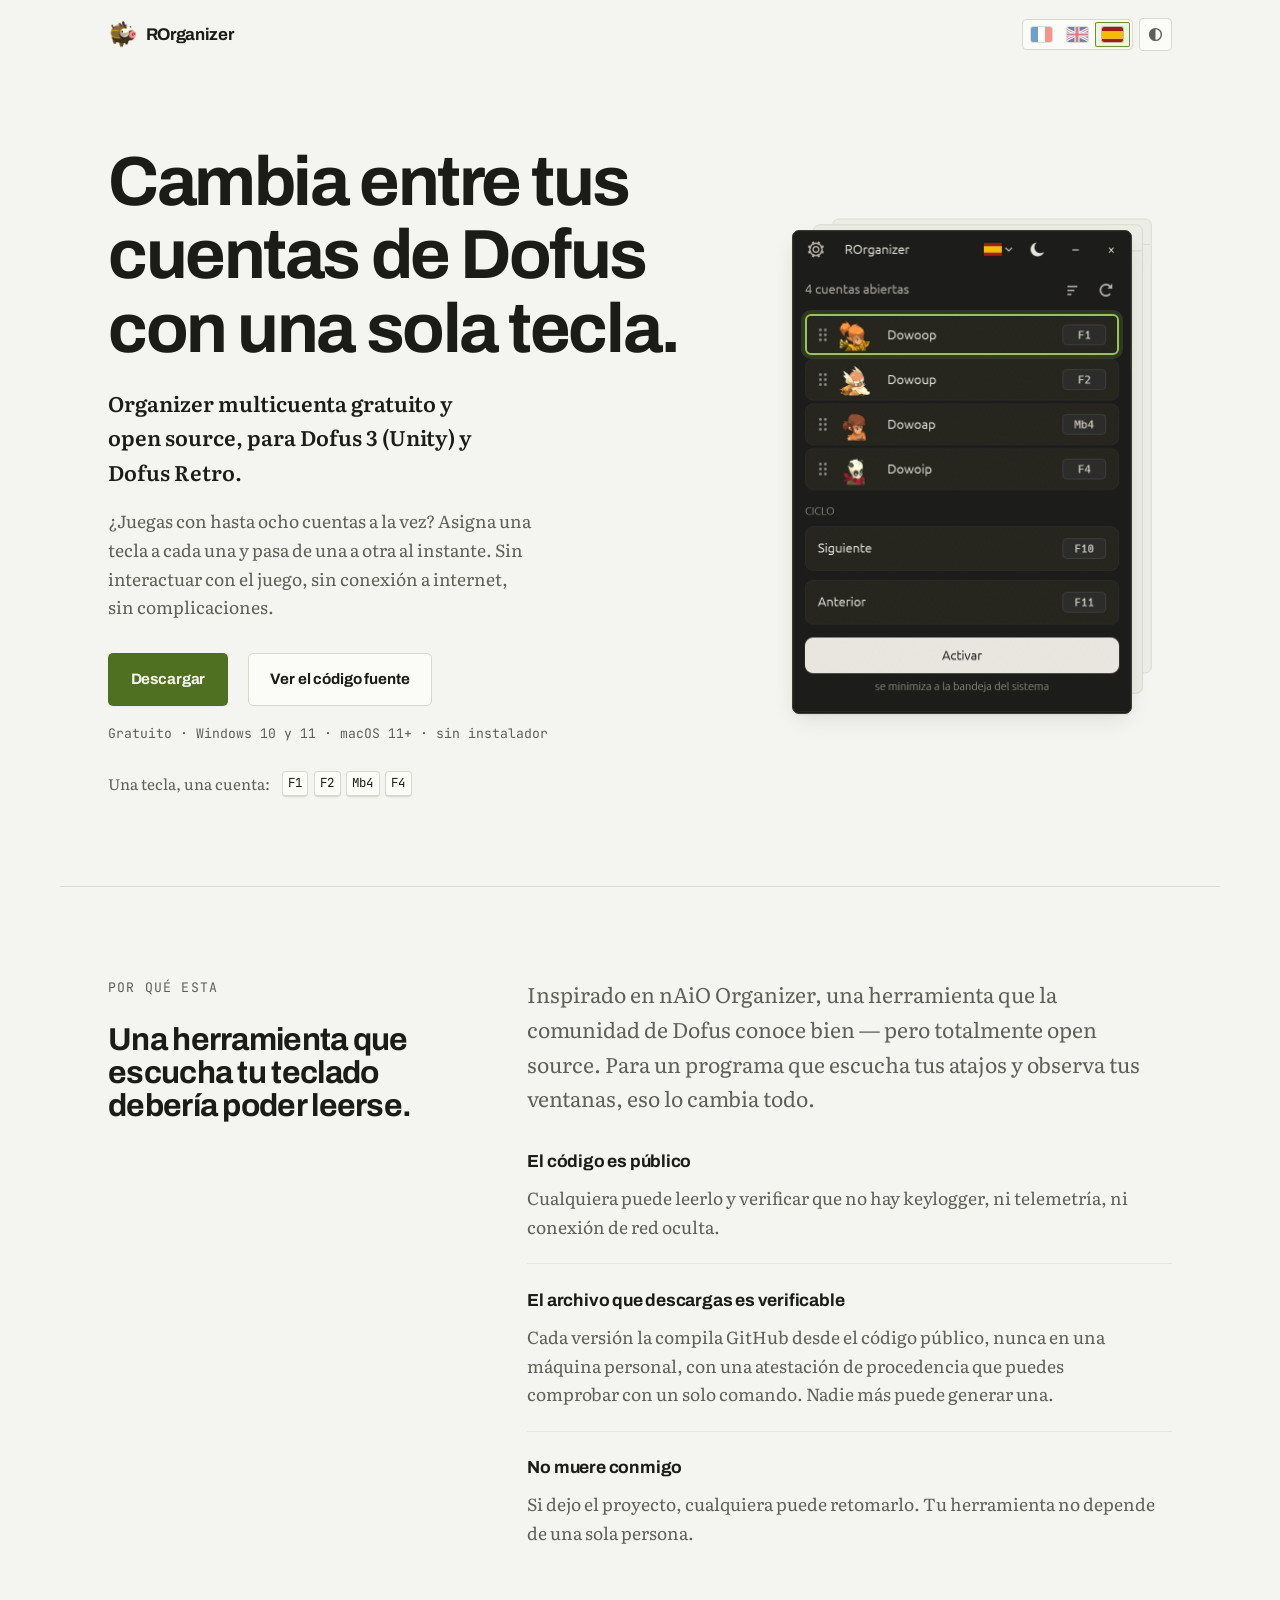
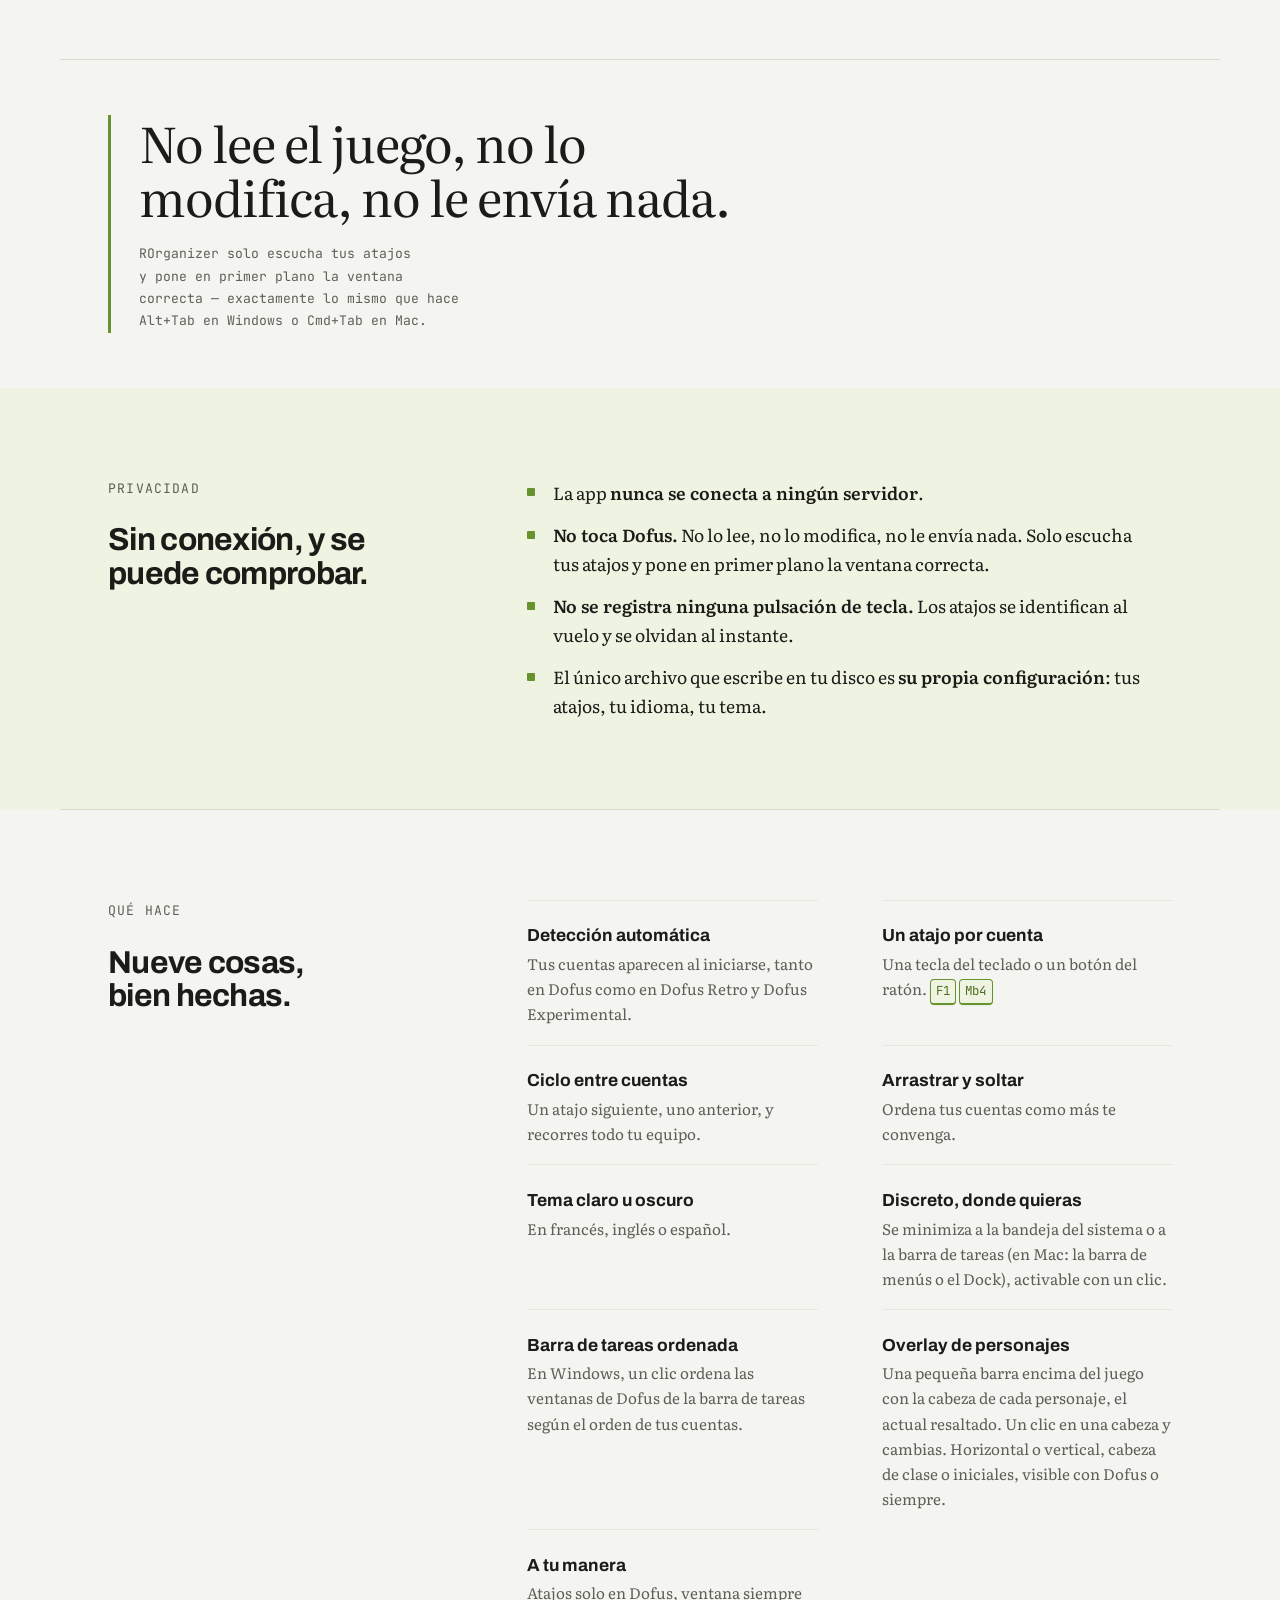
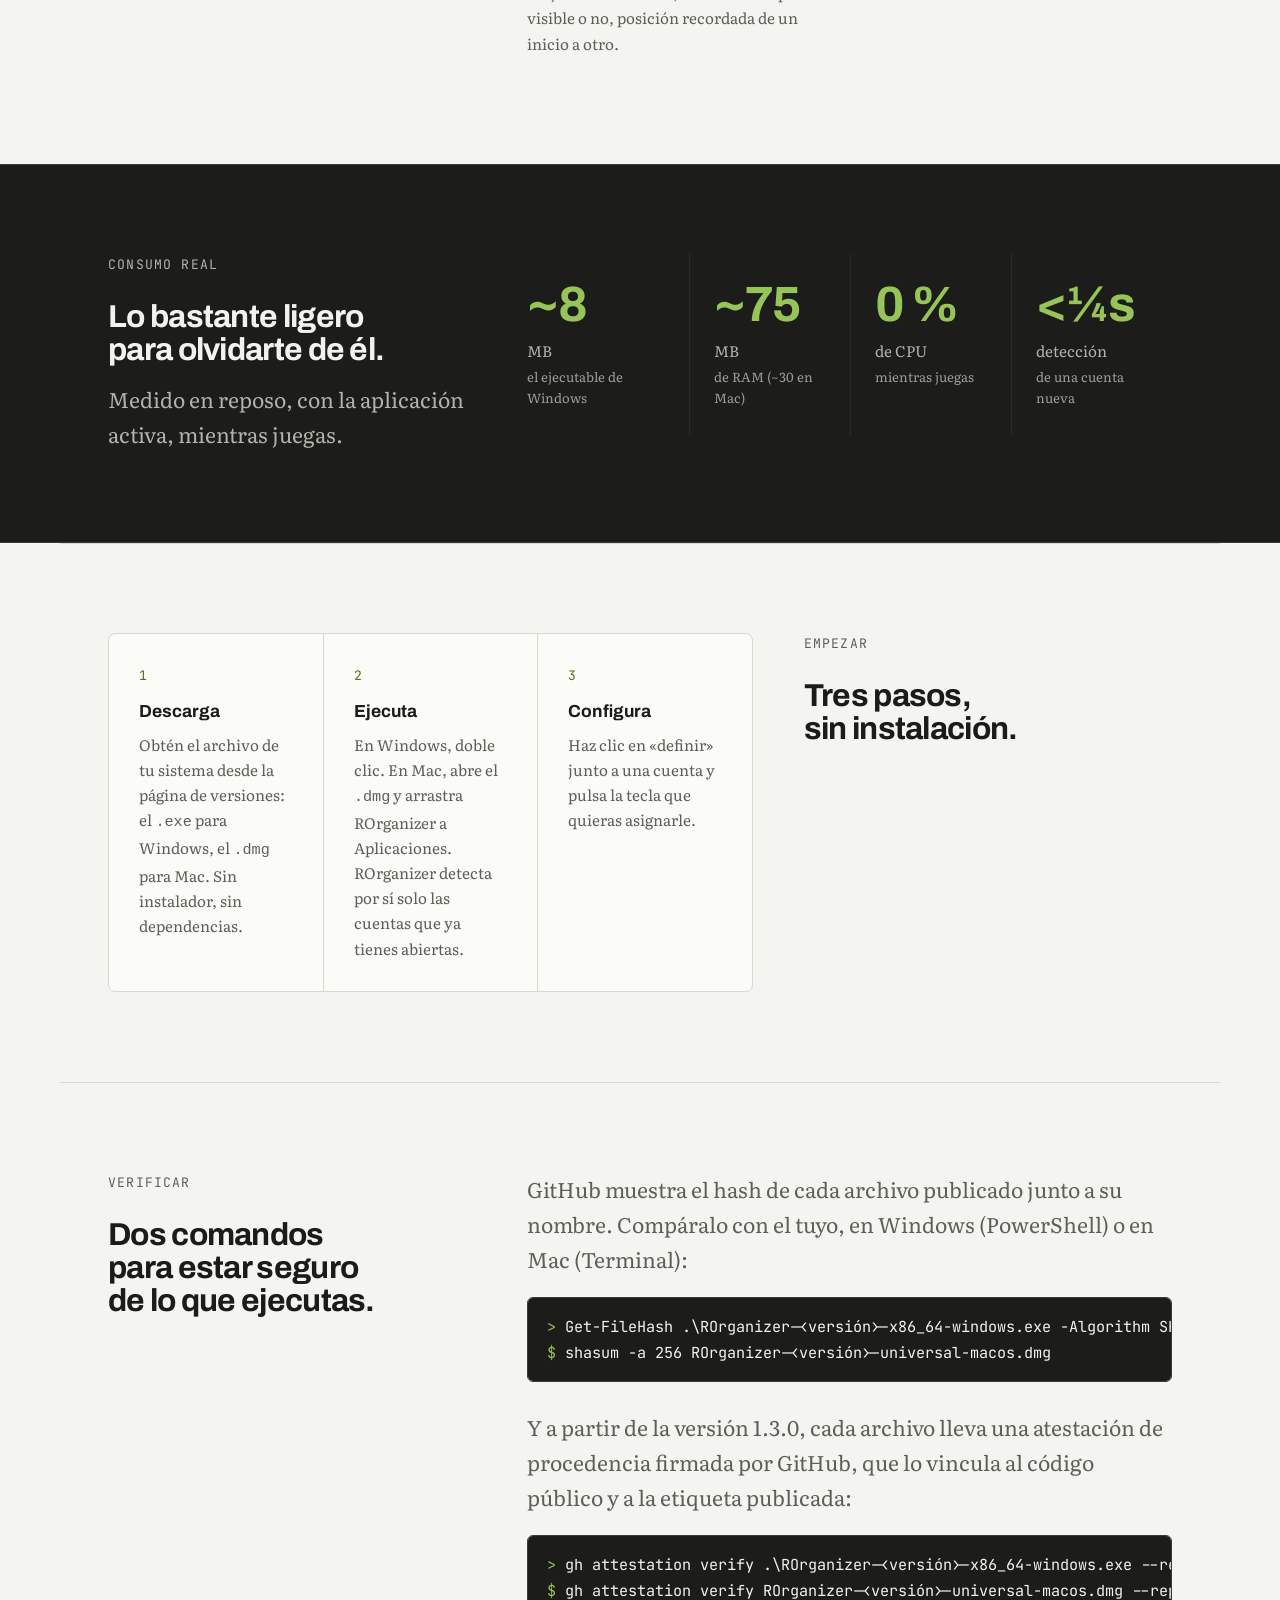
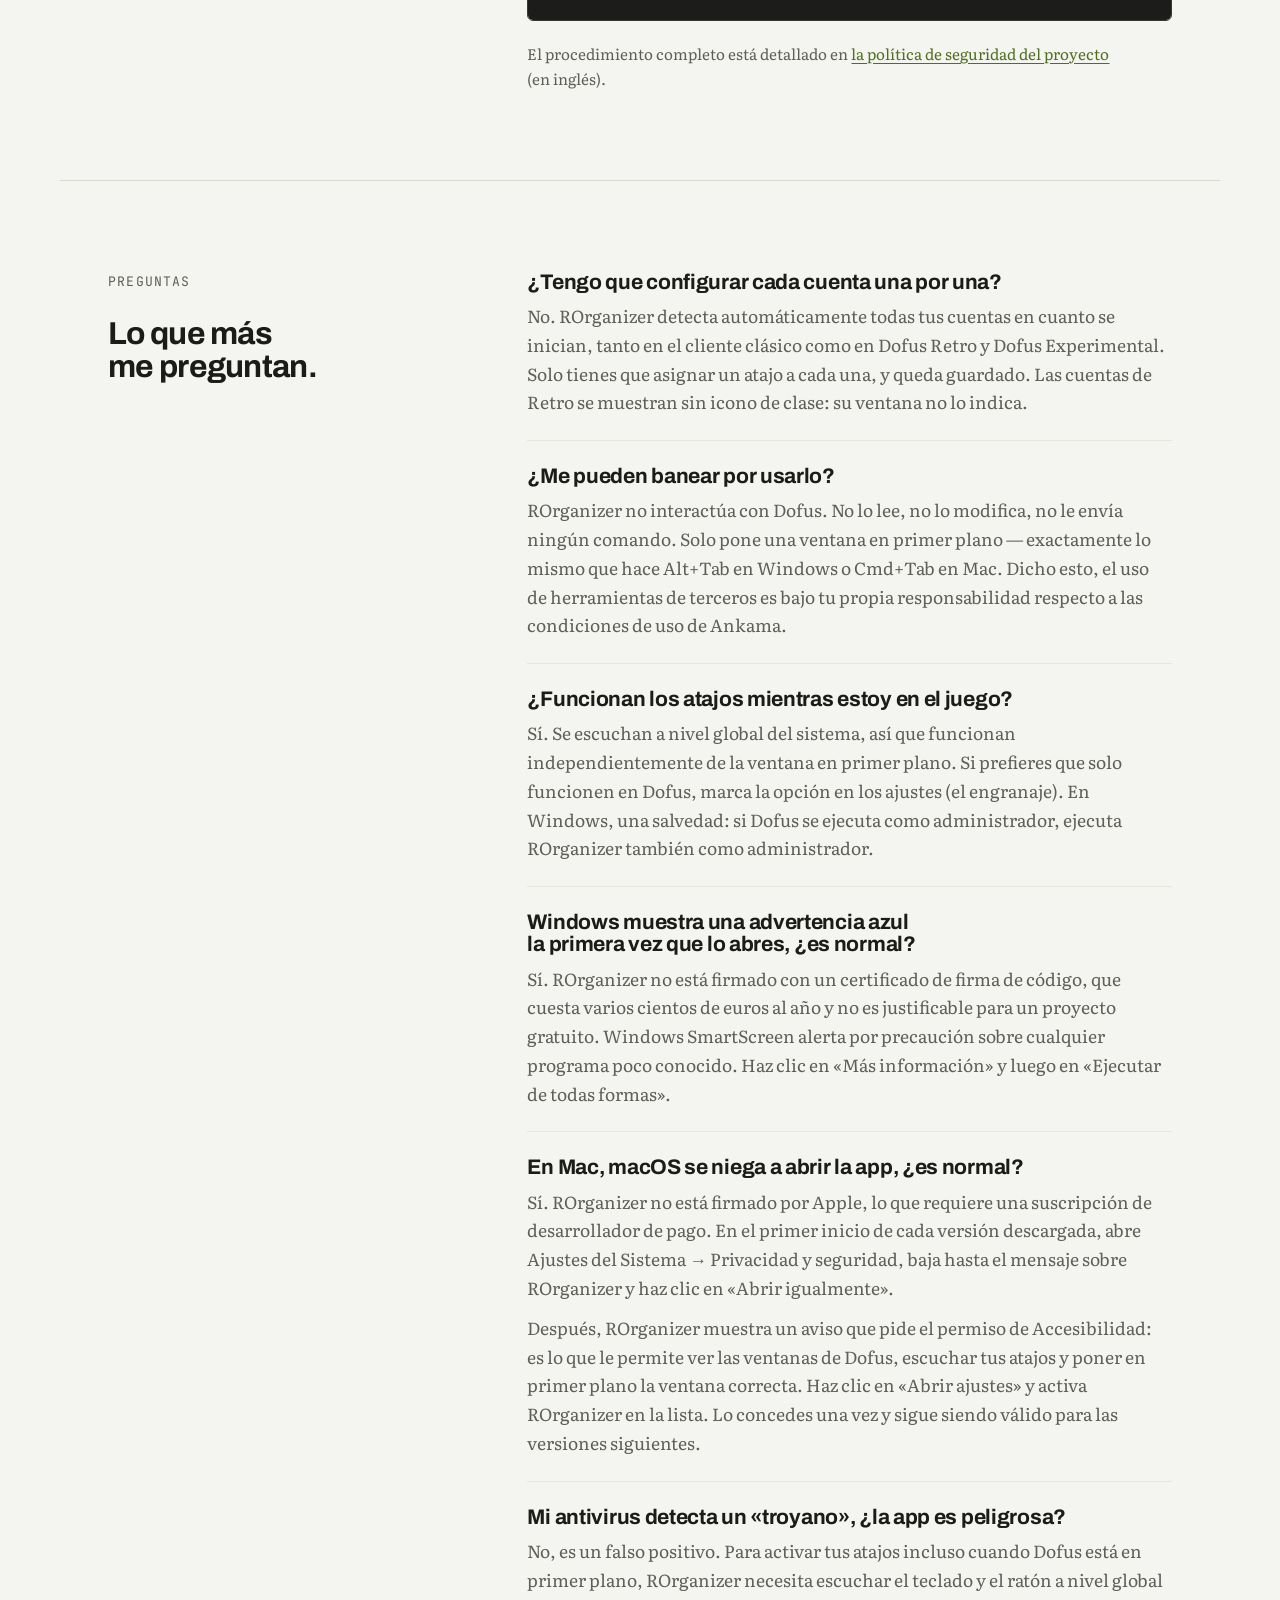
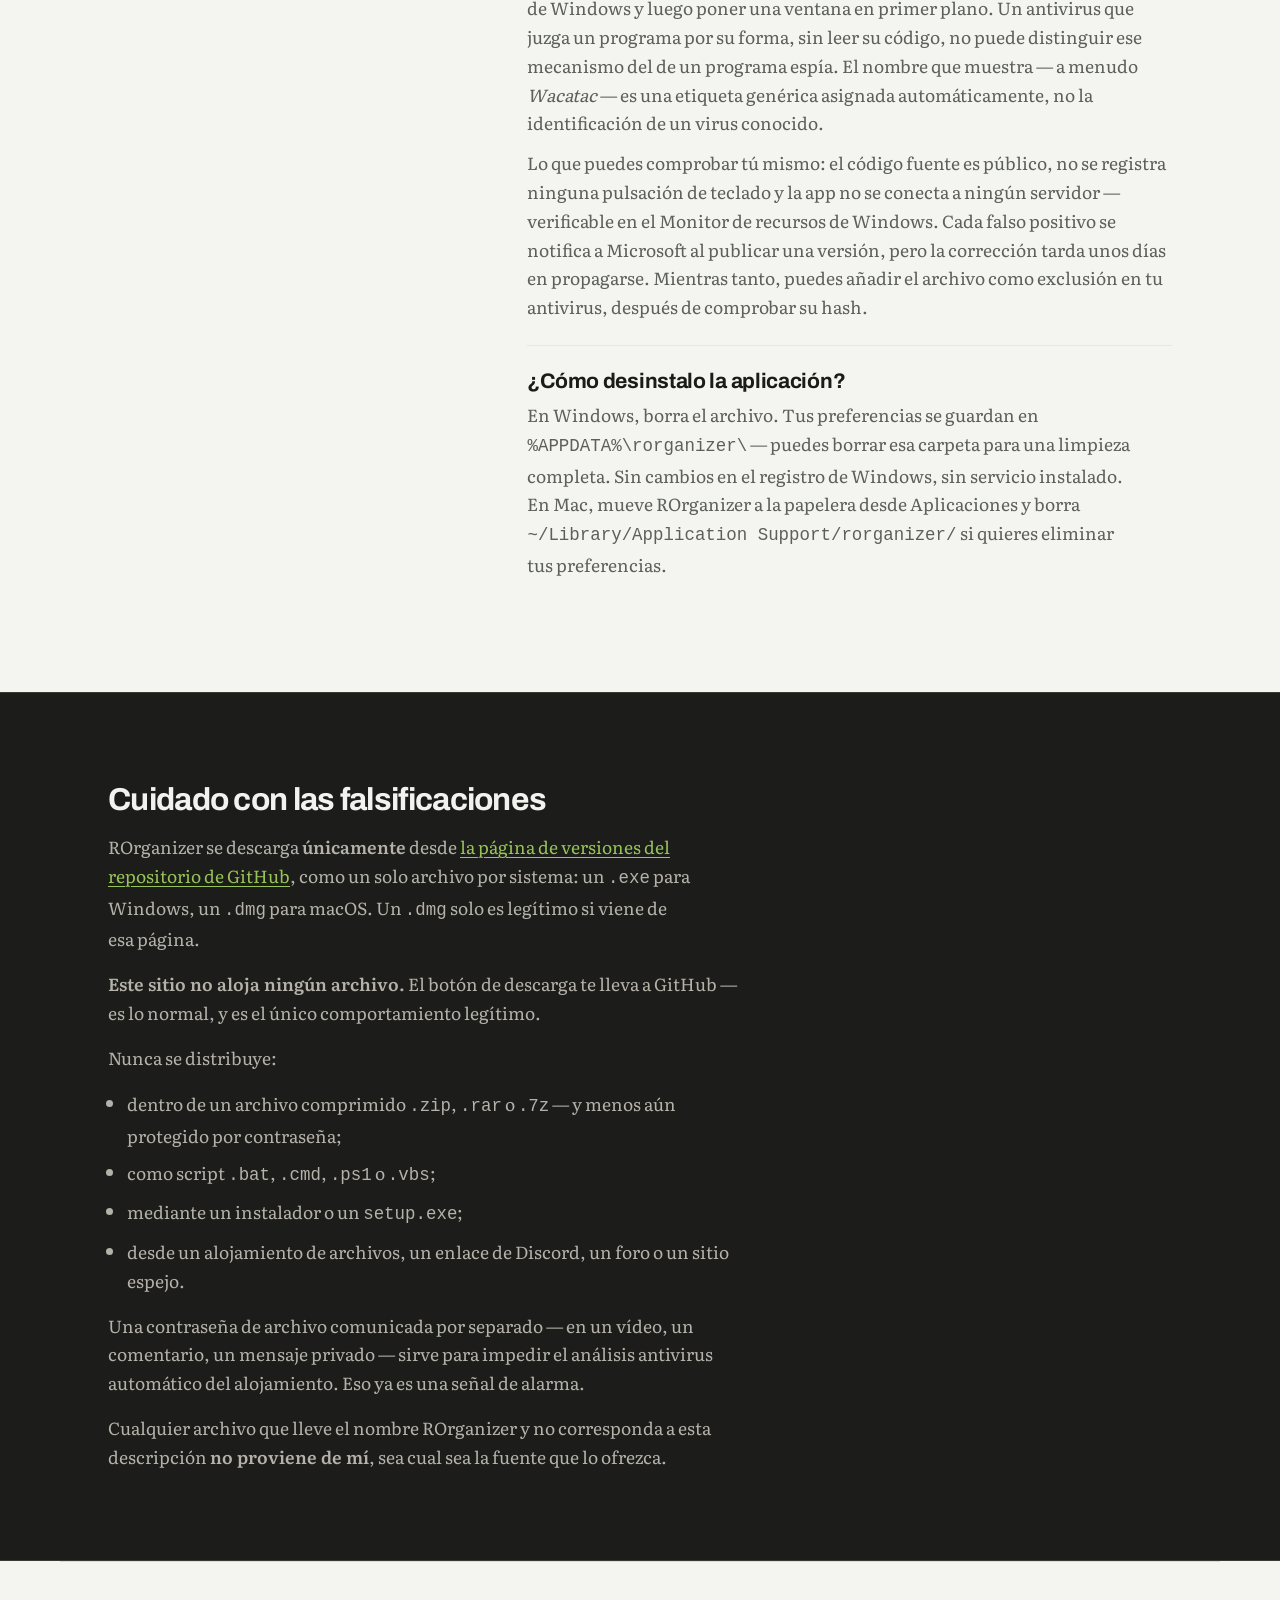
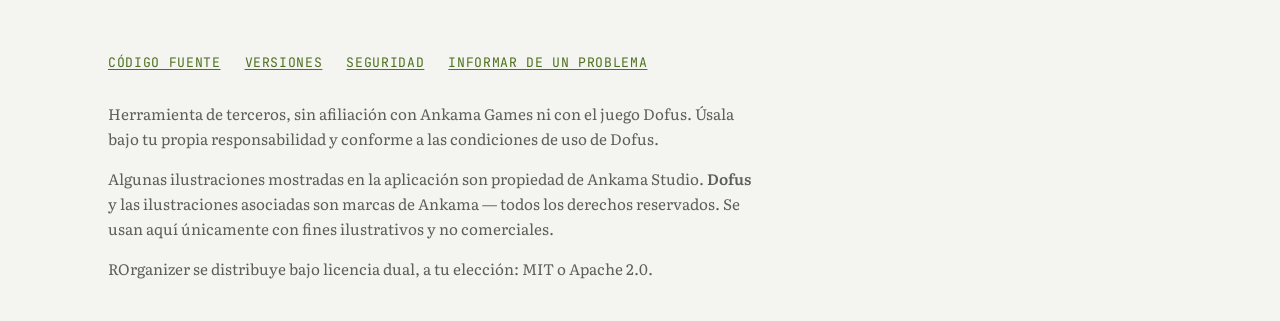
<file: site/es/index.html>
<!DOCTYPE html>
<html lang="es" prefix="og: https://ogp.me/ns#">
<head>
<meta charset="utf-8">
<meta name="viewport" content="width=device-width, initial-scale=1">
<title>ROrganizer — Organizer multicuenta Dofus 3 y Retro, Windows y Mac</title>
<meta name="description" content="Organizer multicuenta gratuito y open source para Dofus 3 (Unity) y Dofus Retro. Cambia entre tus cuentas con una sola tecla o botón del ratón. Sin conexión, sin telemetría, Windows 10/11 y macOS 11+.">

<link rel="canonical" href="https://rorganizer.loulouw-labs.fr/es/">
<link rel="alternate" hreflang="fr" href="https://rorganizer.loulouw-labs.fr/fr/">
<link rel="alternate" hreflang="en" href="https://rorganizer.loulouw-labs.fr/en/">
<link rel="alternate" hreflang="es" href="https://rorganizer.loulouw-labs.fr/es/">
<link rel="alternate" hreflang="x-default" href="https://rorganizer.loulouw-labs.fr/en/">

<meta property="og:type" content="website">
<meta property="og:site_name" content="ROrganizer">
<meta property="og:locale" content="es_ES">
<meta property="og:locale:alternate" content="fr_FR">
<meta property="og:locale:alternate" content="en_GB">
<meta property="og:url" content="https://rorganizer.loulouw-labs.fr/es/">
<meta property="og:title" content="ROrganizer — Organizer multicuenta gratuito, Dofus 3 y Retro, Windows y Mac">
<meta property="og:description" content="Cambia entre tus cuentas de Dofus con una sola pulsación. Gratuito, open source, sin conexión.">
<meta property="og:image" content="https://rorganizer.loulouw-labs.fr/assets/img/og-es.png">
<meta property="og:image:width" content="1280">
<meta property="og:image:height" content="640">
<meta property="og:image:alt" content="ROrganizer — organizer multicuenta para Dofus Unity y Dofus Retro">
<meta name="twitter:card" content="summary_large_image">
<meta name="theme-color" content="#f4f5f0" media="(prefers-color-scheme: light)">
<meta name="theme-color" content="#161714" media="(prefers-color-scheme: dark)">

<link rel="icon" href="../assets/img/icon.png" type="image/png">
<link rel="preload" href="../assets/fonts/archivo-700-latin.woff2" as="font" type="font/woff2" crossorigin>
<link rel="preload" href="../assets/fonts/literata-var-latin.woff2" as="font" type="font/woff2" crossorigin>
<link rel="stylesheet" href="../assets/style.css">
<script src="../assets/app.js"></script>

<script type="application/ld+json">
{
  "@context": "https://schema.org",
  "@type": "SoftwareApplication",
  "name": "ROrganizer",
  "url": "https://rorganizer.loulouw-labs.fr/es/",
  "description": "Organizer multicuenta gratuito y open source para Dofus 3 (Unity) y Dofus Retro. Cambia entre tus cuentas con una sola tecla o botón del ratón. Sin conexión, sin telemetría, Windows 10/11 y macOS 11+.",
  "screenshot": "https://rorganizer.loulouw-labs.fr/assets/img/app-es.png",
  "applicationCategory": "UtilitiesApplication",
  "operatingSystem": "Windows 10, Windows 11, macOS 11+",
  "inLanguage": "es",
  "isAccessibleForFree": true,
  "license": ["https://opensource.org/licenses/MIT", "https://www.apache.org/licenses/LICENSE-2.0"],
  "downloadUrl": "https://github.com/Loulouw/ROrganizer/releases/latest",
  "softwareHelp": "https://github.com/Loulouw/ROrganizer",
  "author": { "@type": "Person", "name": "Loulouw", "url": "https://github.com/Loulouw" },
  "offers": { "@type": "Offer", "price": "0", "priceCurrency": "EUR" }
}
</script>
</head>
<body>

<header class="wrap topbar">
  <a class="brand" href="./">
    <img src="../assets/img/icon.png" width="28" height="28" alt="">
    ROrganizer
  </a>
  <div class="controls">
    <nav class="langset" aria-label="Idioma">
      <a href="../fr/" hreflang="fr" title="Français">
        <img class="flag" src="../assets/img/flags/fr.svg" width="21" height="15" alt="">
        <span class="visually-hidden">Français</span>
      </a>
      <a href="../en/" hreflang="en" title="English">
        <img class="flag" src="../assets/img/flags/en.svg" width="21" height="15" alt="">
        <span class="visually-hidden">English</span>
      </a>
      <a href="../es/" hreflang="es" aria-current="true" title="Español">
        <img class="flag" src="../assets/img/flags/es.svg" width="21" height="15" alt="">
        <span class="visually-hidden">Español</span>
      </a>
    </nav>
    <button class="themetoggle" type="button" data-theme-toggle aria-label="Cambiar de tema">
      <svg viewBox="0 0 16 16" aria-hidden="true">
        <circle cx="8" cy="8" r="6.25" fill="none" stroke="currentColor" stroke-width="1.5"/>
        <path d="M8 1.75a6.25 6.25 0 0 0 0 12.5z" fill="currentColor"/>
      </svg>
    </button>
  </div>
</header>

<main>

  <section class="wrap hero">
    <div>
      <h1>Cambia entre tus cuentas de Dofus con una sola tecla.</h1>
      <p class="hero__tagline">Organizer multicuenta gratuito y open source, para Dofus 3 (Unity) y Dofus Retro.</p>
      <p class="hero__body">¿Juegas con hasta ocho cuentas a la vez? Asigna una tecla a cada una y pasa de una a otra al instante. Sin interactuar con el juego, sin conexión a internet, sin complicaciones.</p>
      <div class="hero__actions">
        <a class="btn btn--primary" href="https://github.com/Loulouw/ROrganizer/releases/latest">Descargar</a>
        <a class="btn btn--ghost" href="https://github.com/Loulouw/ROrganizer">Ver el código fuente</a>
      </div>
      <p class="hero__note">Gratuito · Windows 10 y 11 · macOS 11+ · sin instalador</p>
      <p class="hero__demo">
        Una tecla, una cuenta:
        <span class="demo-keys" aria-hidden="true">
          <span class="key key--demo">F1</span>
          <span class="key key--demo">F2</span>
          <span class="key key--demo">Mb4</span>
          <span class="key key--demo">F4</span>
        </span>
      </p>
    </div>
    <div class="stack">
      <div class="stack__pane stack__pane--back" aria-hidden="true"></div>
      <div class="stack__pane stack__pane--mid" aria-hidden="true"></div>
      <figure class="stack__pane stack__pane--front">
        <img src="../assets/img/app-es.png" width="680" height="968" fetchpriority="high"
             alt="La ventana de ROrganizer con cuatro cuentas de Dofus detectadas, cada una con su atajo.">
        <span class="stack__focus" aria-hidden="true"></span>
      </figure>
    </div>
  </section>

  <section class="wrap band split">
    <div>
      <p class="eyebrow">Por qué esta</p>
      <h2>Una herramienta que escucha tu teclado debería poder leerse.</h2>
    </div>
    <div>
      <p class="lede">Inspirado en nAiO Organizer, una herramienta que la comunidad de Dofus conoce bien — pero totalmente open source. Para un programa que escucha tus atajos y observa tus ventanas, eso lo cambia todo.</p>
      <dl class="deflist" style="margin-top:2rem">
        <div>
          <dt>El código es público</dt>
          <dd>Cualquiera puede leerlo y verificar que no hay keylogger, ni telemetría, ni conexión de red oculta.</dd>
        </div>
        <div>
          <dt>El archivo que descargas es verificable</dt>
          <dd>Cada versión la compila GitHub desde el código público, nunca en una máquina personal, con una atestación de procedencia que puedes comprobar con un solo comando. Nadie más puede generar una.</dd>
        </div>
        <div>
          <dt>No muere conmigo</dt>
          <dd>Si dejo el proyecto, cualquiera puede retomarlo. Tu herramienta no depende de una sola persona.</dd>
        </div>
      </dl>
    </div>
  </section>

  <section class="wrap band band--tight">
    <p class="pull">No lee el juego, no lo modifica, no le envía nada.
      <span>ROrganizer solo escucha tus atajos y pone en primer plano la ventana correcta — exactamente lo mismo que hace Alt+Tab en Windows o Cmd+Tab en Mac.</span>
    </p>
  </section>

  <section class="bleed bleed--accent">
  <div class="wrap band split">
    <div>
      <p class="eyebrow">Privacidad</p>
      <h2>Sin conexión, y se puede comprobar.</h2>
    </div>
    <div class="assert">
      <ul>
        <li>La app <strong>nunca se conecta a ningún servidor</strong>.</li>
        <li><strong>No toca Dofus.</strong> No lo lee, no lo modifica, no le envía nada. Solo escucha tus atajos y pone en primer plano la ventana correcta.</li>
        <li><strong>No se registra ninguna pulsación de tecla.</strong> Los atajos se identifican al vuelo y se olvidan al instante.</li>
        <li>El único archivo que escribe en tu disco es <strong>su propia configuración</strong>: tus atajos, tu idioma, tu tema.</li>
      </ul>
    </div>
  </div>
  </section>

  <section class="wrap band split">
    <div>
      <p class="eyebrow">Qué hace</p>
      <h2>Nueve cosas, bien hechas.</h2>
    </div>
    <div>
      <ul class="features">
        <li><strong>Detección automática</strong><span>Tus cuentas aparecen al iniciarse, tanto en Dofus como en Dofus Retro y Dofus Experimental.</span></li>
        <li><strong>Un atajo por cuenta</strong><span>Una tecla del teclado o un botón del ratón. <span class="key key--set">F1</span> <span class="key key--set">Mb4</span></span></li>
        <li><strong>Ciclo entre cuentas</strong><span>Un atajo siguiente, uno anterior, y recorres todo tu equipo.</span></li>
        <li><strong>Arrastrar y soltar</strong><span>Ordena tus cuentas como más te convenga.</span></li>
        <li><strong>Tema claro u oscuro</strong><span>En francés, inglés o español.</span></li>
        <li><strong>Discreto, donde quieras</strong><span>Se minimiza a la bandeja del sistema o a la barra de tareas (en Mac: la barra de menús o el Dock), activable con un clic.</span></li>
        <li><strong>Barra de tareas ordenada</strong><span>En Windows, un clic ordena las ventanas de Dofus de la barra de tareas según el orden de tus cuentas.</span></li>
        <li><strong>Overlay de personajes</strong><span>Una pequeña barra encima del juego con la cabeza de cada personaje, el actual resaltado. Un clic en una cabeza y cambias. Horizontal o vertical, cabeza de clase o iniciales, visible con Dofus o siempre.</span></li>
        <li><strong>A tu manera</strong><span>Atajos solo en Dofus, ventana siempre visible o no, posición recordada de un inicio a otro.</span></li>
      </ul>
    </div>
  </section>

  <section class="bleed bleed--dark">
  <div class="wrap band split">
    <div>
      <p class="eyebrow">Consumo real</p>
      <h2>Lo bastante ligero para olvidarte de él.</h2>
      <p class="lede" style="margin-top:1rem">Medido en reposo, con la aplicación activa, mientras juegas.</p>
    </div>
    <dl class="metrics">
      <div>
        <dt>~8</dt>
        <dd>MB<small>el ejecutable de Windows</small></dd>
      </div>
      <div>
        <dt>~75</dt>
        <dd>MB<small>de RAM (~30 en Mac)</small></dd>
      </div>
      <div>
        <dt>0 %</dt>
        <dd>de CPU<small>mientras juegas</small></dd>
      </div>
      <div>
        <dt>&lt;¼s</dt>
        <dd>detección<small>de una cuenta nueva</small></dd>
      </div>
    </dl>
  </div>
  </section>

  <section class="wrap band split split--reverse">
    <div>
      <p class="eyebrow">Empezar</p>
      <h2>Tres pasos, sin instalación.</h2>
    </div>
    <div>
      <ol class="steps">
        <li><strong>Descarga</strong><p>Obtén el archivo de tu sistema desde la página de versiones: el <code>.exe</code> para Windows, el <code>.dmg</code> para Mac. Sin instalador, sin dependencias.</p></li>
        <li><strong>Ejecuta</strong><p>En Windows, doble clic. En Mac, abre el <code>.dmg</code> y arrastra ROrganizer a Aplicaciones. ROrganizer detecta por sí solo las cuentas que ya tienes abiertas.</p></li>
        <li><strong>Configura</strong><p>Haz clic en «definir» junto a una cuenta y pulsa la tecla que quieras asignarle.</p></li>
      </ol>
    </div>
  </section>

  <section class="wrap band split">
    <div>
      <p class="eyebrow">Verificar</p>
      <h2>Dos comandos para estar seguro de lo que ejecutas.</h2>
    </div>
    <div>
      <p class="lede">GitHub muestra el hash de cada archivo publicado junto a su nombre. Compáralo con el tuyo, en Windows (PowerShell) o en Mac (Terminal):</p>
      <pre class="term" style="margin-top:1.25rem"><span class="prompt">&gt;</span> Get-FileHash .\ROrganizer-&lt;versión&gt;-x86_64-windows.exe -Algorithm SHA256
<span class="prompt">$</span> shasum -a 256 ROrganizer-&lt;versión&gt;-universal-macos.dmg</pre>
      <p class="lede" style="margin-top:1.75rem">Y a partir de la versión 1.3.0, cada archivo lleva una atestación de procedencia firmada por GitHub, que lo vincula al código público y a la etiqueta publicada:</p>
      <pre class="term" style="margin-top:1.25rem"><span class="prompt">&gt;</span> gh attestation verify .\ROrganizer-&lt;versión&gt;-x86_64-windows.exe --repo Loulouw/ROrganizer
<span class="prompt">$</span> gh attestation verify ROrganizer-&lt;versión&gt;-universal-macos.dmg --repo Loulouw/ROrganizer</pre>
      <p style="margin-top:1.25rem;color:var(--ink-soft);font-size:var(--fs-sm)">El procedimiento completo está detallado en <a href="https://github.com/Loulouw/ROrganizer/blob/main/SECURITY.md#security-english">la política de seguridad del proyecto</a> (en inglés).</p>
    </div>
  </section>

  <section class="wrap band split">
    <div>
      <p class="eyebrow">Preguntas</p>
      <h2>Lo que más me preguntan.</h2>
    </div>
    <div class="faq">
      <div>
        <h3>¿Tengo que configurar cada cuenta una por una?</h3>
        <p>No. ROrganizer detecta automáticamente todas tus cuentas en cuanto se inician, tanto en el cliente clásico como en Dofus Retro y Dofus Experimental. Solo tienes que asignar un atajo a cada una, y queda guardado. Las cuentas de Retro se muestran sin icono de clase: su ventana no lo indica.</p>
      </div>
      <div>
        <h3>¿Me pueden banear por usarlo?</h3>
        <p>ROrganizer no interactúa con Dofus. No lo lee, no lo modifica, no le envía ningún comando. Solo pone una ventana en primer plano — exactamente lo mismo que hace Alt+Tab en Windows o Cmd+Tab en Mac. Dicho esto, el uso de herramientas de terceros es bajo tu propia responsabilidad respecto a las condiciones de uso de Ankama.</p>
      </div>
      <div>
        <h3>¿Funcionan los atajos mientras estoy en el juego?</h3>
        <p>Sí. Se escuchan a nivel global del sistema, así que funcionan independientemente de la ventana en primer plano. Si prefieres que solo funcionen en Dofus, marca la opción en los ajustes (el engranaje). En Windows, una salvedad: si Dofus se ejecuta como administrador, ejecuta ROrganizer también como administrador.</p>
      </div>
      <div>
        <h3>Windows muestra una advertencia azul la primera vez que lo abres, ¿es normal?</h3>
        <p>Sí. ROrganizer no está firmado con un certificado de firma de código, que cuesta varios cientos de euros al año y no es justificable para un proyecto gratuito. Windows SmartScreen alerta por precaución sobre cualquier programa poco conocido. Haz clic en «Más información» y luego en «Ejecutar de todas formas».</p>
      </div>
      <div>
        <h3>En Mac, macOS se niega a abrir la app, ¿es normal?</h3>
        <p>Sí. ROrganizer no está firmado por Apple, lo que requiere una suscripción de desarrollador de pago. En el primer inicio de cada versión descargada, abre Ajustes del Sistema → Privacidad y seguridad, baja hasta el mensaje sobre ROrganizer y haz clic en «Abrir igualmente».</p>
        <p>Después, ROrganizer muestra un aviso que pide el permiso de Accesibilidad: es lo que le permite ver las ventanas de Dofus, escuchar tus atajos y poner en primer plano la ventana correcta. Haz clic en «Abrir ajustes» y activa ROrganizer en la lista. Lo concedes una vez y sigue siendo válido para las versiones siguientes.</p>
      </div>
      <div>
        <h3>Mi antivirus detecta un «troyano», ¿la app es peligrosa?</h3>
        <p>No, es un falso positivo. Para activar tus atajos incluso cuando Dofus está en primer plano, ROrganizer necesita escuchar el teclado y el ratón a nivel global de Windows y luego poner una ventana en primer plano. Un antivirus que juzga un programa por su forma, sin leer su código, no puede distinguir ese mecanismo del de un programa espía. El nombre que muestra — a menudo <em>Wacatac</em> — es una etiqueta genérica asignada automáticamente, no la identificación de un virus conocido.</p>
        <p>Lo que puedes comprobar tú mismo: el código fuente es público, no se registra ninguna pulsación de teclado y la app no se conecta a ningún servidor — verificable en el Monitor de recursos de Windows. Cada falso positivo se notifica a Microsoft al publicar una versión, pero la corrección tarda unos días en propagarse. Mientras tanto, puedes añadir el archivo como exclusión en tu antivirus, después de comprobar su hash.</p>
      </div>
      <div>
        <h3>¿Cómo desinstalo la aplicación?</h3>
        <p>En Windows, borra el archivo. Tus preferencias se guardan en <code>%APPDATA%\rorganizer\</code> — puedes borrar esa carpeta para una limpieza completa. Sin cambios en el registro de Windows, sin servicio instalado. En Mac, mueve ROrganizer a la papelera desde Aplicaciones y borra <code>~/Library/Application Support/rorganizer/</code> si quieres eliminar tus preferencias.</p>
      </div>
    </div>
  </section>

  <section class="bleed bleed--dark">
    <div class="wrap band warn">
      <h2>Cuidado con las falsificaciones</h2>
      <p>ROrganizer se descarga <strong>únicamente</strong> desde <a href="https://github.com/Loulouw/ROrganizer/releases">la página de versiones del repositorio de GitHub</a>, como un solo archivo por sistema: un <code>.exe</code> para Windows, un <code>.dmg</code> para macOS. Un <code>.dmg</code> solo es legítimo si viene de esa página.</p>
      <p><strong>Este sitio no aloja ningún archivo.</strong> El botón de descarga te lleva a GitHub — es lo normal, y es el único comportamiento legítimo.</p>
      <p>Nunca se distribuye:</p>
      <ul>
        <li>dentro de un archivo comprimido <code>.zip</code>, <code>.rar</code> o <code>.7z</code> — y menos aún protegido por contraseña;</li>
        <li>como script <code>.bat</code>, <code>.cmd</code>, <code>.ps1</code> o <code>.vbs</code>;</li>
        <li>mediante un instalador o un <code>setup.exe</code>;</li>
        <li>desde un alojamiento de archivos, un enlace de Discord, un foro o un sitio espejo.</li>
      </ul>
      <p>Una contraseña de archivo comunicada por separado — en un vídeo, un comentario, un mensaje privado — sirve para impedir el análisis antivirus automático del alojamiento. Eso ya es una señal de alarma.</p>
      <p>Cualquier archivo que lleve el nombre ROrganizer y no corresponda a esta descripción <strong>no proviene de mí</strong>, sea cual sea la fuente que lo ofrezca.</p>
    </div>
  </section>

</main>

<footer class="wrap footer">
  <nav class="footer__links" aria-label="Enlaces del proyecto">
    <a href="https://github.com/Loulouw/ROrganizer">Código fuente</a>
    <a href="https://github.com/Loulouw/ROrganizer/releases">Versiones</a>
    <a href="https://github.com/Loulouw/ROrganizer/blob/main/SECURITY.md#security-english">Seguridad</a>
    <a href="https://github.com/Loulouw/ROrganizer/issues">Informar de un problema</a>
  </nav>
  <p>Herramienta de terceros, sin afiliación con Ankama Games ni con el juego Dofus. Úsala bajo tu propia responsabilidad y conforme a las condiciones de uso de Dofus.</p>
  <p>Algunas ilustraciones mostradas en la aplicación son propiedad de Ankama Studio. <strong>Dofus</strong> y las ilustraciones asociadas son marcas de Ankama — todos los derechos reservados. Se usan aquí únicamente con fines ilustrativos y no comerciales.</p>
  <p>ROrganizer se distribuye bajo licencia dual, a tu elección: MIT o Apache 2.0.</p>
</footer>

</body>
</html>
</file>
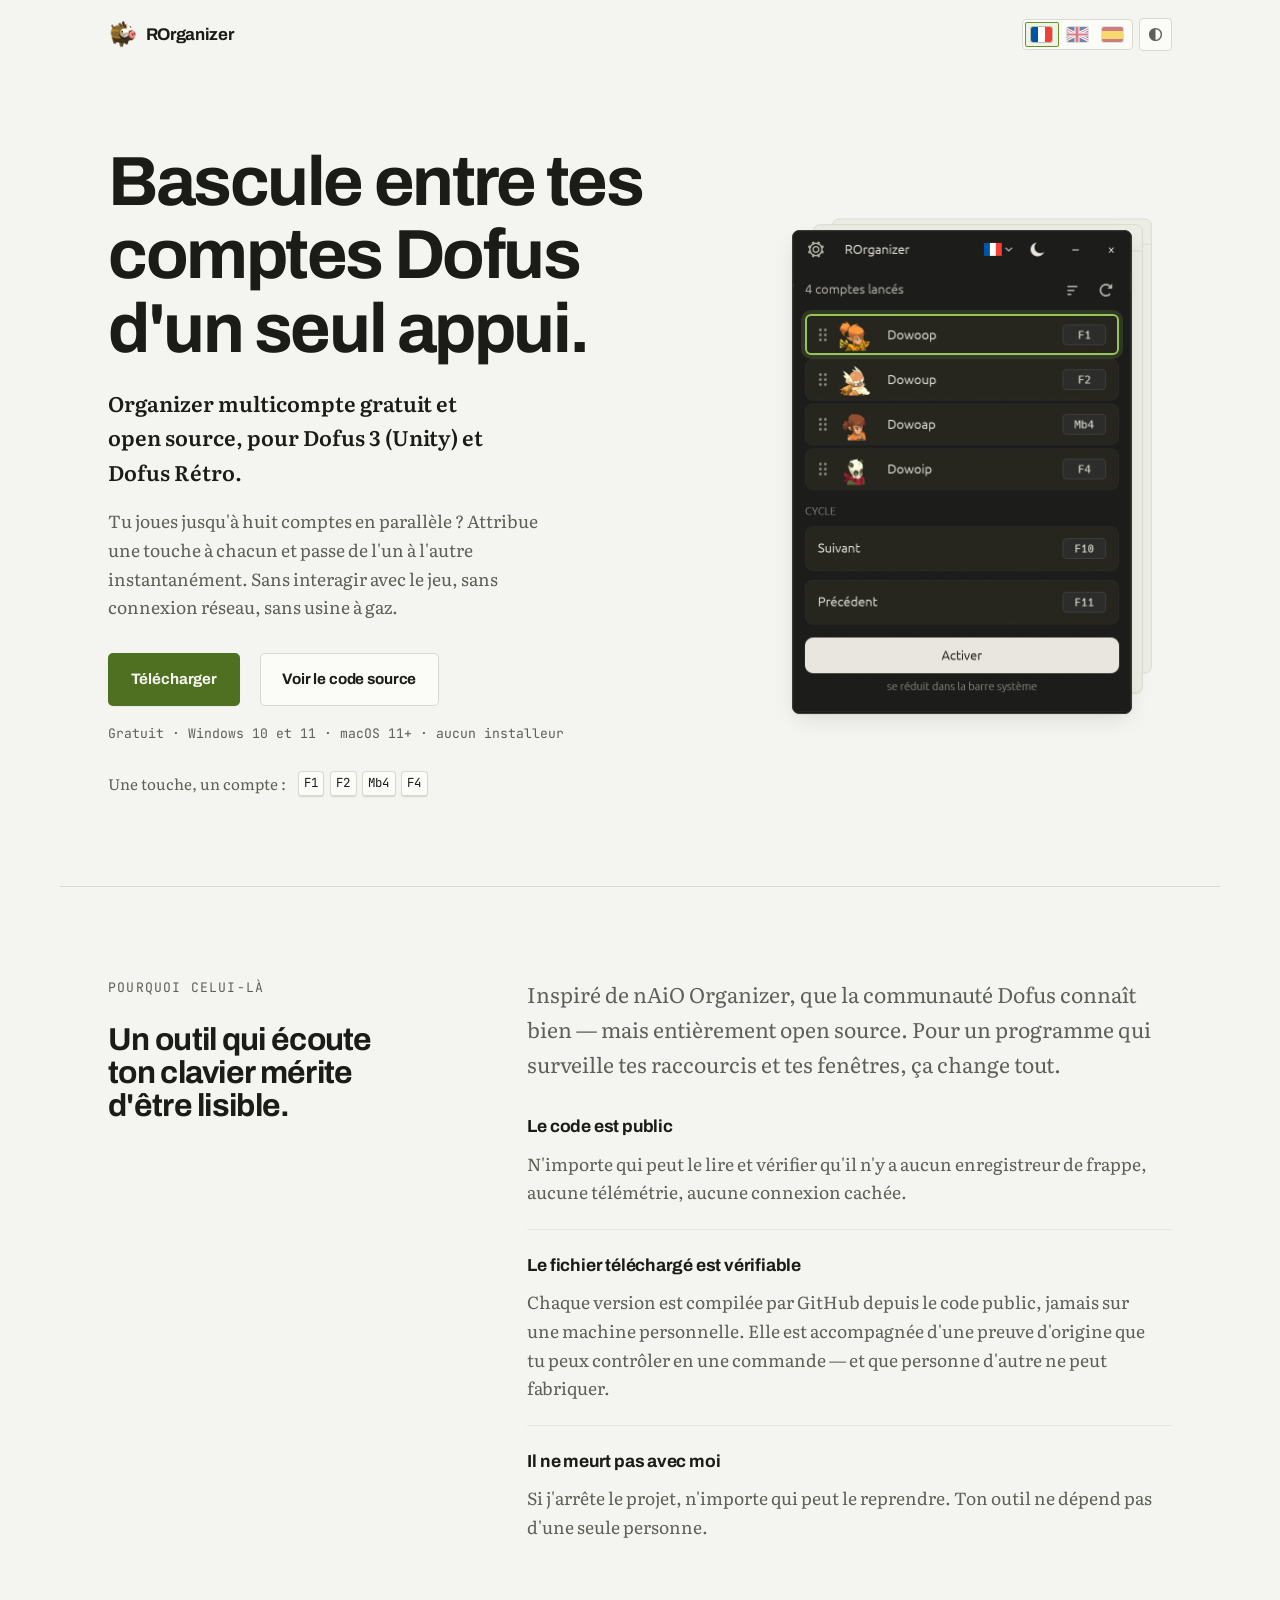
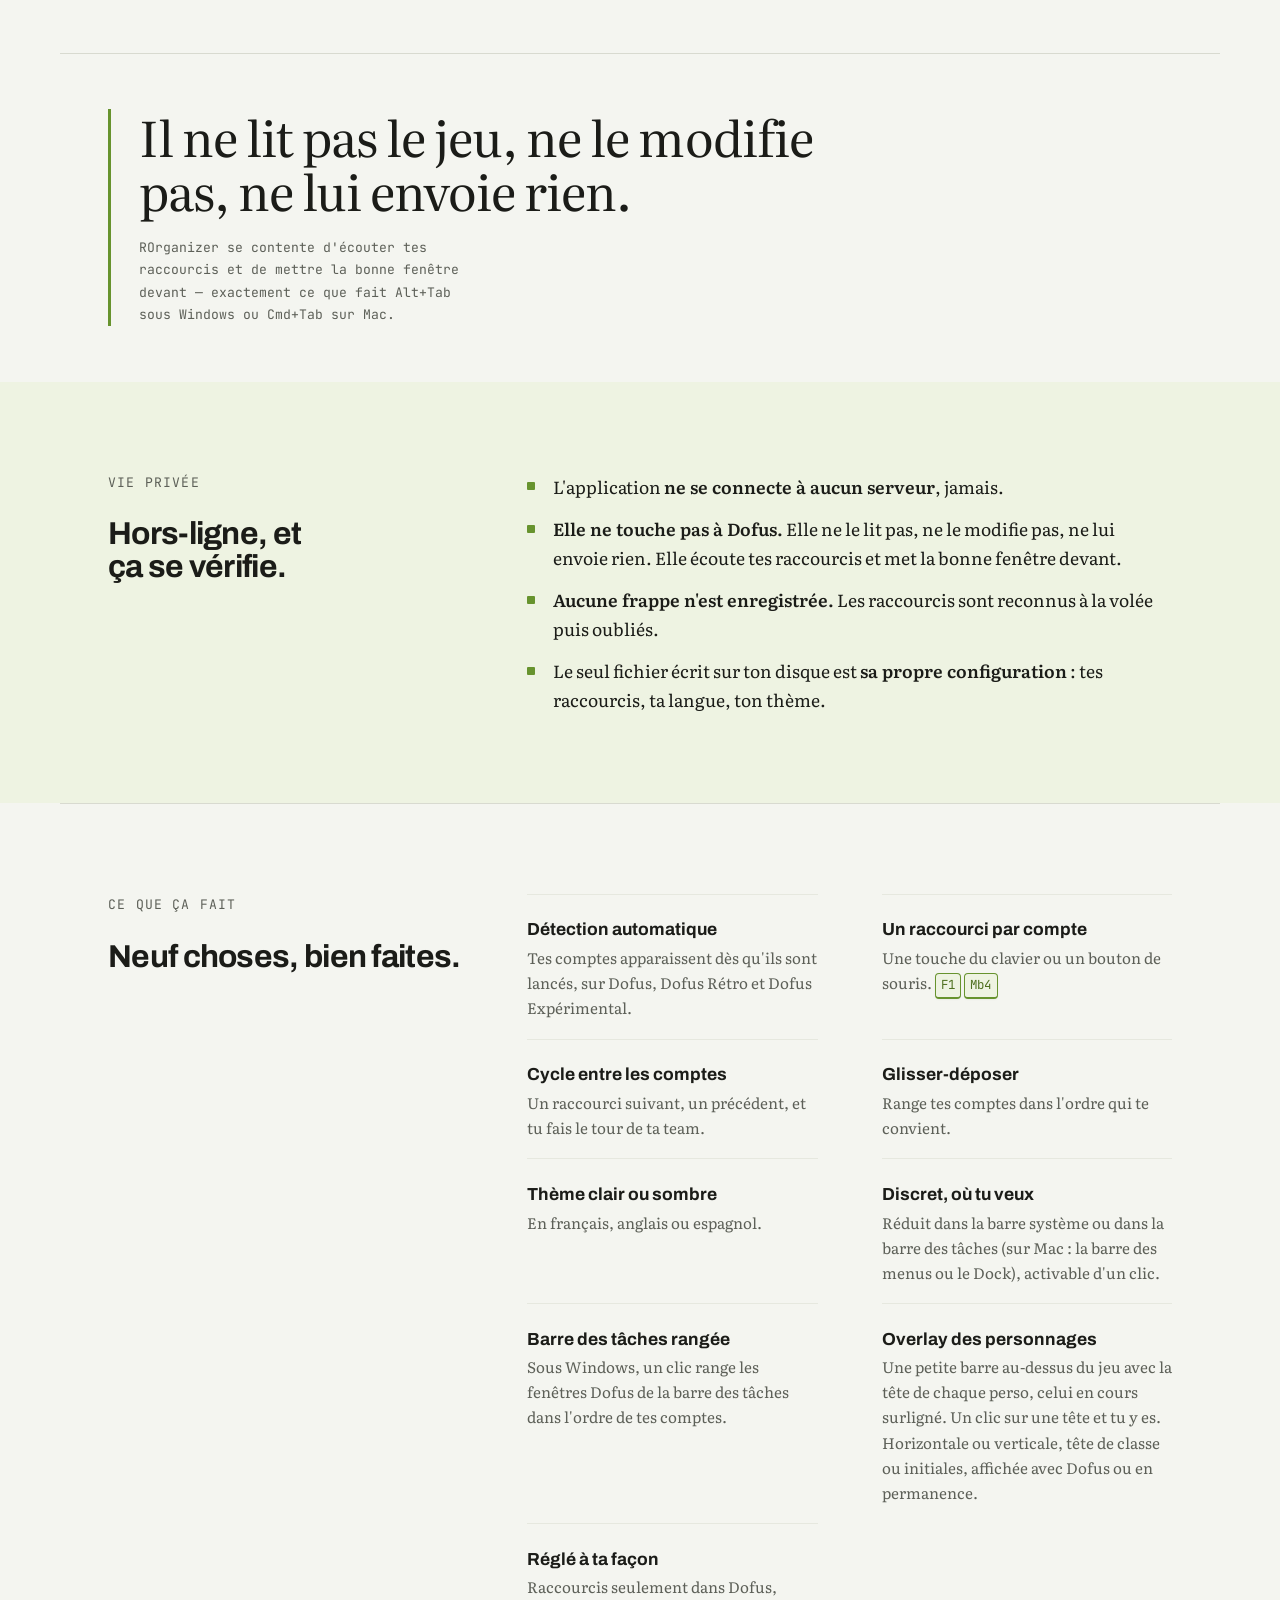
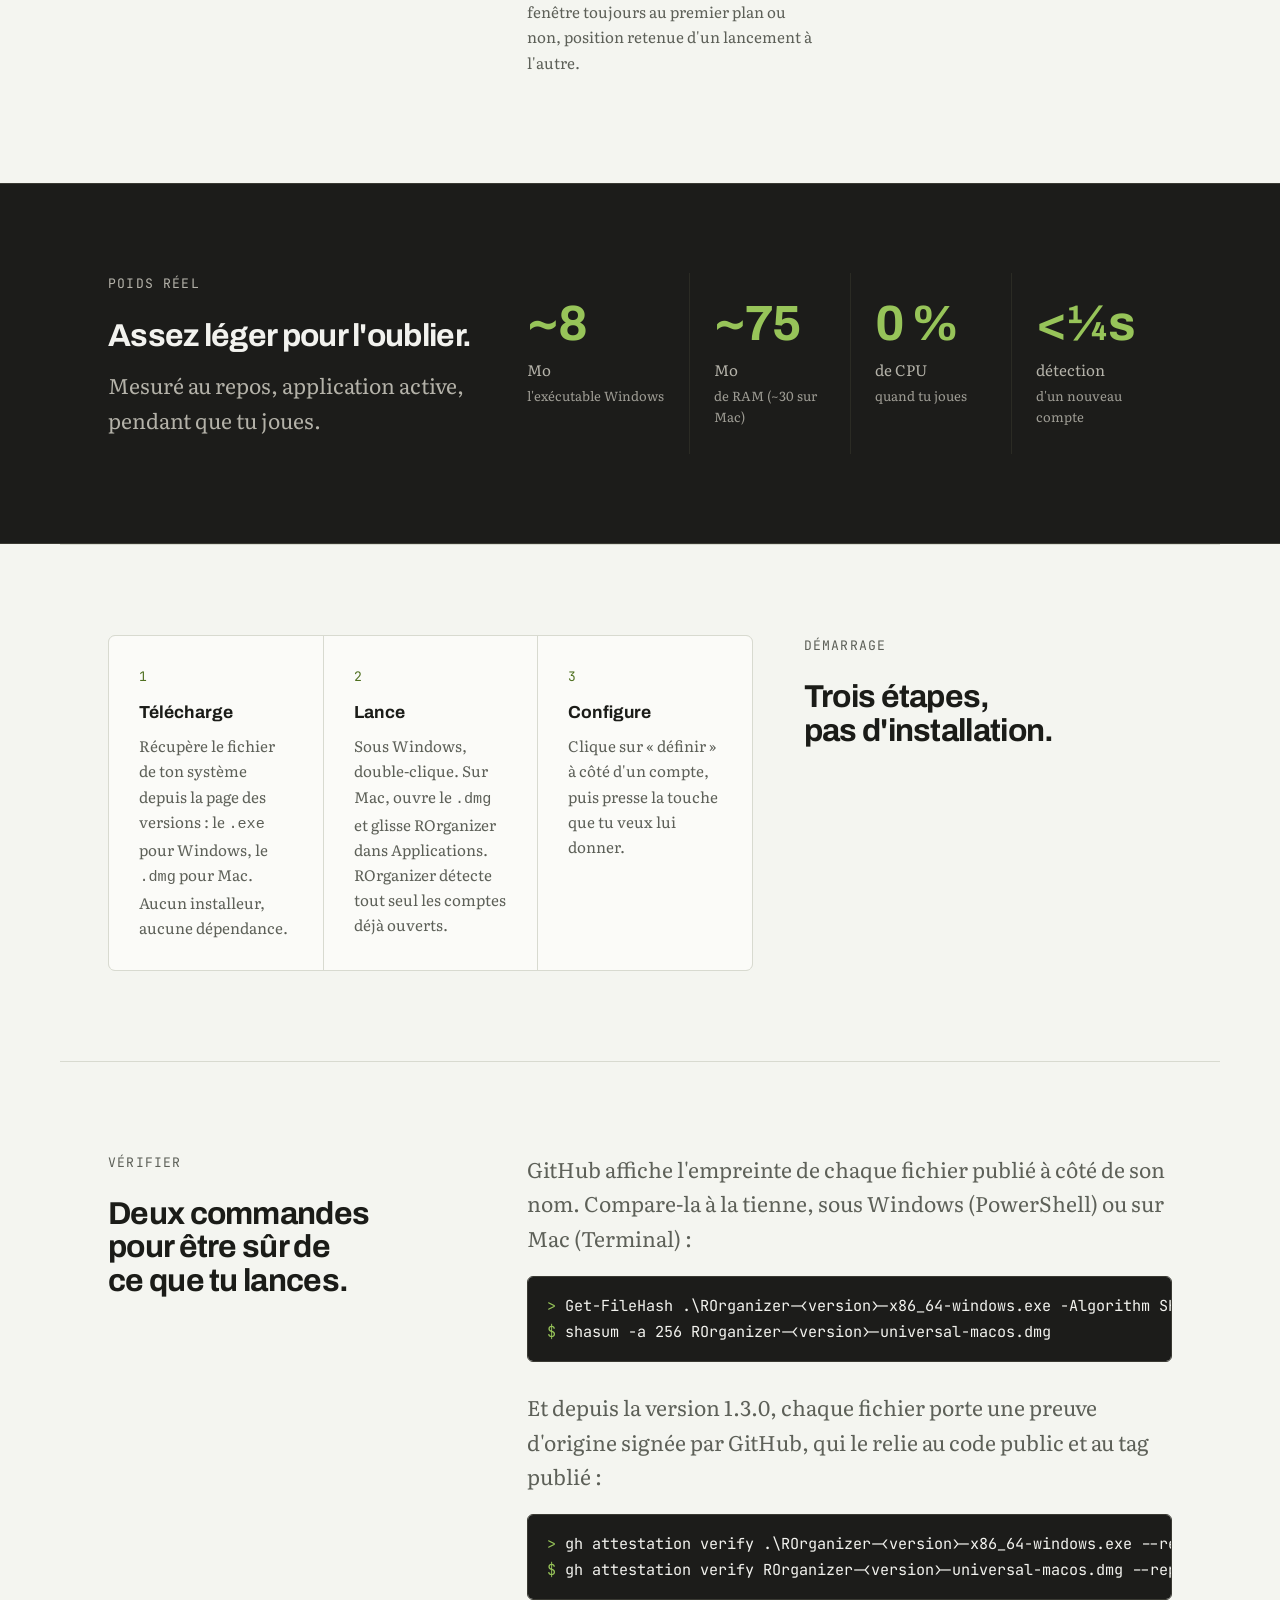
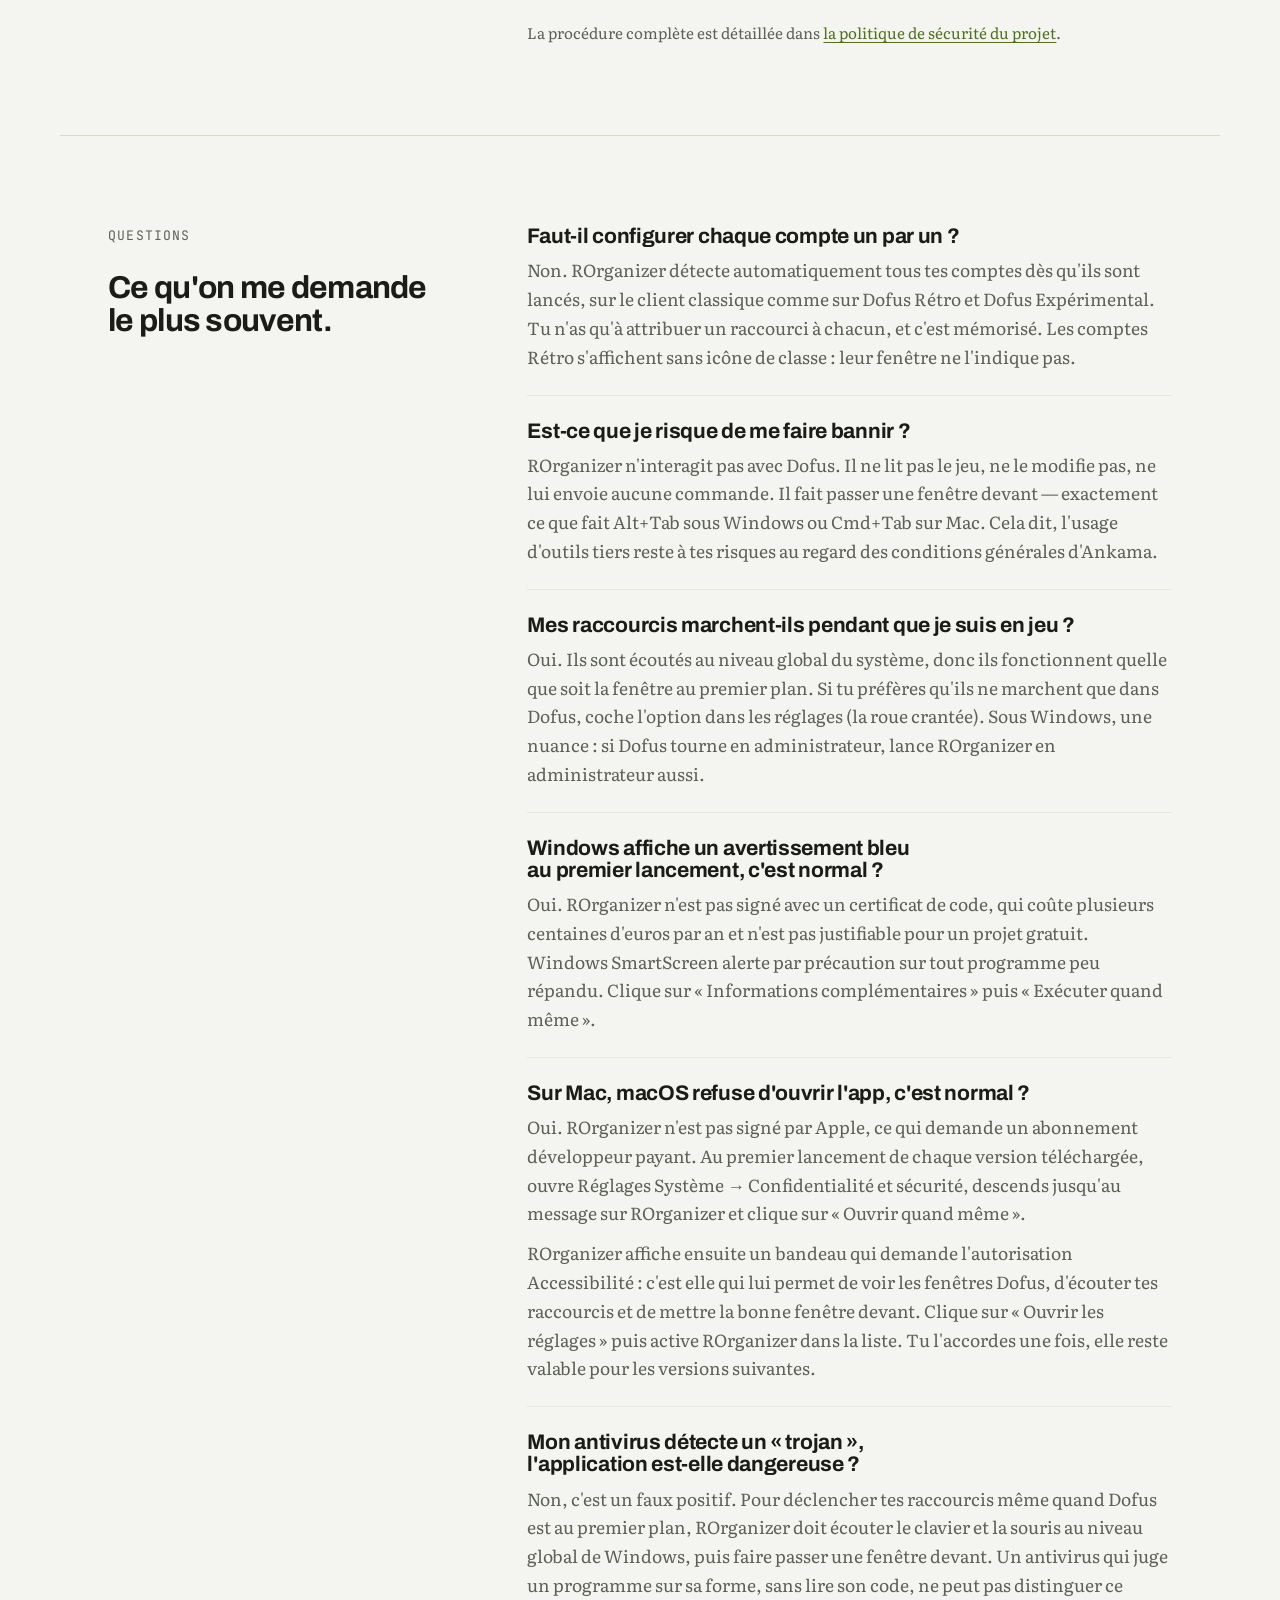
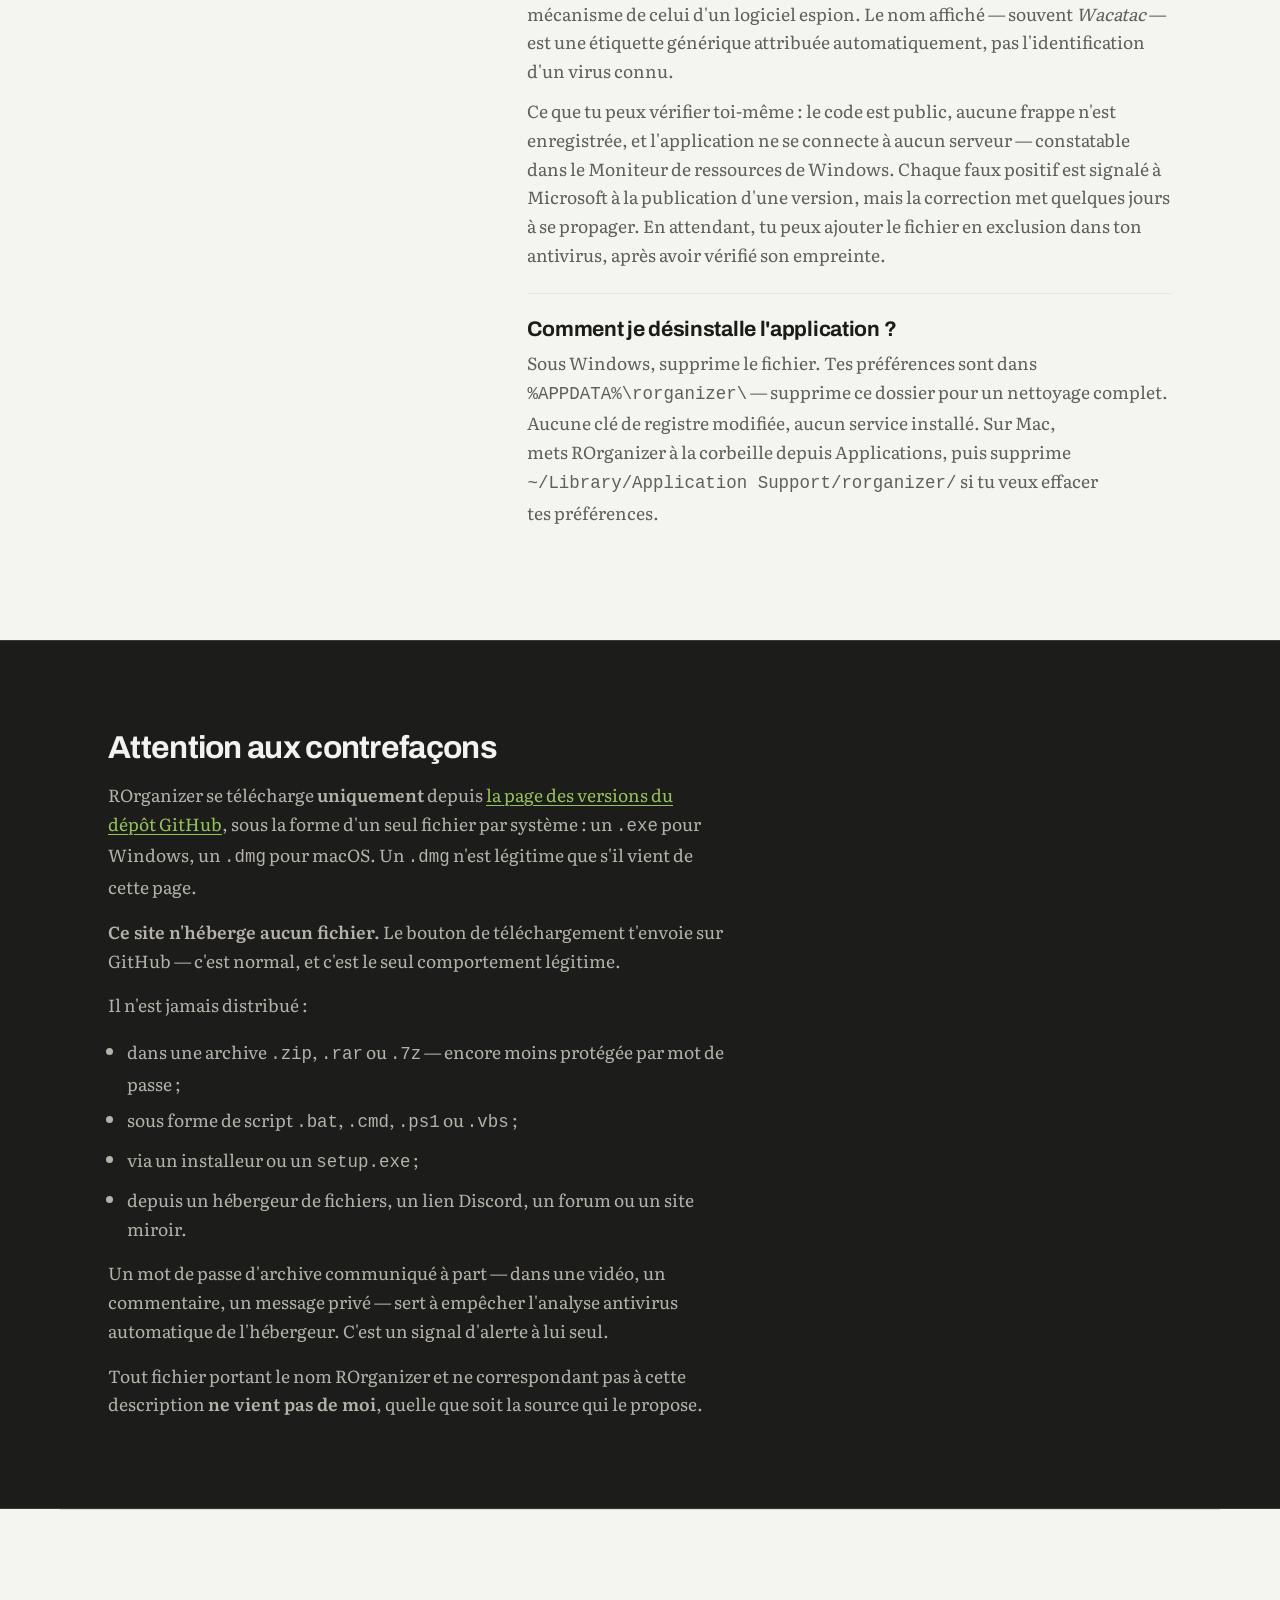
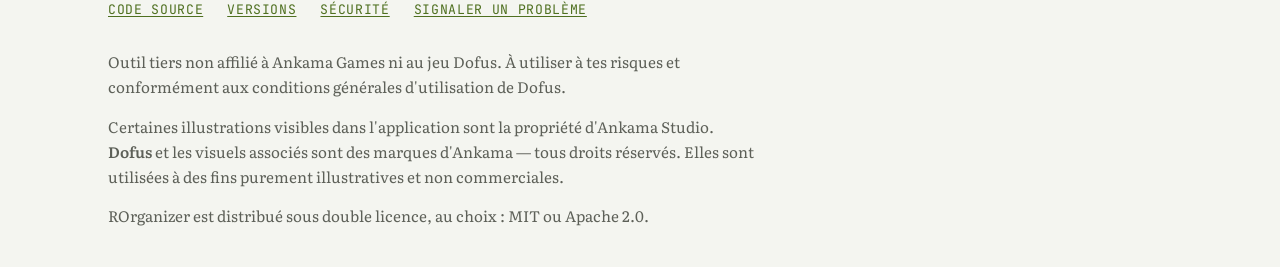
<file: site/fr/index.html>
<!DOCTYPE html>
<html lang="fr" prefix="og: https://ogp.me/ns#">
<head>
<meta charset="utf-8">
<meta name="viewport" content="width=device-width, initial-scale=1">
<title>ROrganizer — Organizer multicompte Dofus 3 et Rétro, Windows et Mac</title>
<meta name="description" content="Organizer multicompte gratuit et open source pour Dofus 3 (Unity) et Dofus Rétro. Bascule entre tes comptes d'un raccourci clavier ou souris. Hors-ligne, sans télémétrie, Windows 10/11 et macOS 11+.">

<link rel="canonical" href="https://rorganizer.loulouw-labs.fr/fr/">
<link rel="alternate" hreflang="fr" href="https://rorganizer.loulouw-labs.fr/fr/">
<link rel="alternate" hreflang="en" href="https://rorganizer.loulouw-labs.fr/en/">
<link rel="alternate" hreflang="es" href="https://rorganizer.loulouw-labs.fr/es/">
<link rel="alternate" hreflang="x-default" href="https://rorganizer.loulouw-labs.fr/en/">

<meta property="og:type" content="website">
<meta property="og:site_name" content="ROrganizer">
<meta property="og:locale" content="fr_FR">
<meta property="og:locale:alternate" content="en_GB">
<meta property="og:locale:alternate" content="es_ES">
<meta property="og:url" content="https://rorganizer.loulouw-labs.fr/fr/">
<meta property="og:title" content="ROrganizer — Organizer multicompte gratuit, Dofus 3 et Rétro, Windows et Mac">
<meta property="og:description" content="Bascule entre tes comptes Dofus d'un seul appui clavier ou souris. Gratuit, open source, hors-ligne.">
<meta property="og:image" content="https://rorganizer.loulouw-labs.fr/assets/img/og-fr.png">
<meta property="og:image:width" content="1280">
<meta property="og:image:height" content="640">
<meta property="og:image:alt" content="ROrganizer — organizer multicompte pour Dofus Unity et Dofus Rétro">
<meta name="twitter:card" content="summary_large_image">
<meta name="theme-color" content="#f4f5f0" media="(prefers-color-scheme: light)">
<meta name="theme-color" content="#161714" media="(prefers-color-scheme: dark)">

<link rel="icon" href="../assets/img/icon.png" type="image/png">
<link rel="preload" href="../assets/fonts/archivo-700-latin.woff2" as="font" type="font/woff2" crossorigin>
<link rel="preload" href="../assets/fonts/literata-var-latin.woff2" as="font" type="font/woff2" crossorigin>
<link rel="stylesheet" href="../assets/style.css">
<script src="../assets/app.js"></script>

<script type="application/ld+json">
{
  "@context": "https://schema.org",
  "@type": "SoftwareApplication",
  "name": "ROrganizer",
  "url": "https://rorganizer.loulouw-labs.fr/fr/",
  "description": "Organizer multicompte gratuit et open source pour Dofus 3 (Unity) et Dofus Rétro. Bascule entre tes comptes d'un raccourci clavier ou souris. Hors-ligne, sans télémétrie, Windows 10/11 et macOS 11+.",
  "screenshot": "https://rorganizer.loulouw-labs.fr/assets/img/app-fr.png",
  "applicationCategory": "UtilitiesApplication",
  "operatingSystem": "Windows 10, Windows 11, macOS 11+",
  "inLanguage": "fr",
  "isAccessibleForFree": true,
  "license": ["https://opensource.org/licenses/MIT", "https://www.apache.org/licenses/LICENSE-2.0"],
  "downloadUrl": "https://github.com/Loulouw/ROrganizer/releases/latest",
  "softwareHelp": "https://github.com/Loulouw/ROrganizer",
  "author": { "@type": "Person", "name": "Loulouw", "url": "https://github.com/Loulouw" },
  "offers": { "@type": "Offer", "price": "0", "priceCurrency": "EUR" }
}
</script>
</head>
<body>

<header class="wrap topbar">
  <a class="brand" href="./">
    <img src="../assets/img/icon.png" width="28" height="28" alt="">
    ROrganizer
  </a>
  <div class="controls">
    <nav class="langset" aria-label="Langue">
      <a href="../fr/" hreflang="fr" aria-current="true" title="Français">
        <img class="flag" src="../assets/img/flags/fr.svg" width="21" height="15" alt="">
        <span class="visually-hidden">Français</span>
      </a>
      <a href="../en/" hreflang="en" title="English">
        <img class="flag" src="../assets/img/flags/en.svg" width="21" height="15" alt="">
        <span class="visually-hidden">English</span>
      </a>
      <a href="../es/" hreflang="es" title="Español">
        <img class="flag" src="../assets/img/flags/es.svg" width="21" height="15" alt="">
        <span class="visually-hidden">Español</span>
      </a>
    </nav>
    <button class="themetoggle" type="button" data-theme-toggle aria-label="Changer de thème">
      <svg viewBox="0 0 16 16" aria-hidden="true">
        <circle cx="8" cy="8" r="6.25" fill="none" stroke="currentColor" stroke-width="1.5"/>
        <path d="M8 1.75a6.25 6.25 0 0 0 0 12.5z" fill="currentColor"/>
      </svg>
    </button>
  </div>
</header>

<main>

  <section class="wrap hero">
    <div>
      <h1>Bascule entre tes comptes Dofus d'un seul appui.</h1>
      <p class="hero__tagline">Organizer multicompte gratuit et open source, pour Dofus 3 (Unity) et Dofus Rétro.</p>
      <p class="hero__body">Tu joues jusqu'à huit comptes en parallèle ? Attribue une touche à chacun et passe de l'un à l'autre instantanément. Sans interagir avec le jeu, sans connexion réseau, sans usine à gaz.</p>
      <div class="hero__actions">
        <a class="btn btn--primary" href="https://github.com/Loulouw/ROrganizer/releases/latest">Télécharger</a>
        <a class="btn btn--ghost" href="https://github.com/Loulouw/ROrganizer">Voir le code source</a>
      </div>
      <p class="hero__note">Gratuit · Windows 10 et 11 · macOS 11+ · aucun installeur</p>
      <p class="hero__demo">
        Une touche, un compte :
        <span class="demo-keys" aria-hidden="true">
          <span class="key key--demo">F1</span>
          <span class="key key--demo">F2</span>
          <span class="key key--demo">Mb4</span>
          <span class="key key--demo">F4</span>
        </span>
      </p>
    </div>
    <div class="stack">
      <div class="stack__pane stack__pane--back" aria-hidden="true"></div>
      <div class="stack__pane stack__pane--mid" aria-hidden="true"></div>
      <figure class="stack__pane stack__pane--front">
        <img src="../assets/img/app-fr.png" width="680" height="968" fetchpriority="high"
             alt="La fenêtre de ROrganizer listant quatre comptes Dofus détectés, chacun avec son raccourci.">
        <span class="stack__focus" aria-hidden="true"></span>
      </figure>
    </div>
  </section>

  <section class="wrap band split">
    <div>
      <p class="eyebrow">Pourquoi celui-là</p>
      <h2>Un outil qui écoute ton clavier mérite d'être lisible.</h2>
    </div>
    <div>
      <p class="lede">Inspiré de nAiO Organizer, que la communauté Dofus connaît bien — mais entièrement open source. Pour un programme qui surveille tes raccourcis et tes fenêtres, ça change tout.</p>
      <dl class="deflist" style="margin-top:2rem">
        <div>
          <dt>Le code est public</dt>
          <dd>N'importe qui peut le lire et vérifier qu'il n'y a aucun enregistreur de frappe, aucune télémétrie, aucune connexion cachée.</dd>
        </div>
        <div>
          <dt>Le fichier téléchargé est vérifiable</dt>
          <dd>Chaque version est compilée par GitHub depuis le code public, jamais sur une machine personnelle. Elle est accompagnée d'une preuve d'origine que tu peux contrôler en une commande — et que personne d'autre ne peut fabriquer.</dd>
        </div>
        <div>
          <dt>Il ne meurt pas avec moi</dt>
          <dd>Si j'arrête le projet, n'importe qui peut le reprendre. Ton outil ne dépend pas d'une seule personne.</dd>
        </div>
      </dl>
    </div>
  </section>

  <section class="wrap band band--tight">
    <p class="pull">Il ne lit pas le jeu, ne le modifie pas, ne lui envoie rien.
      <span>ROrganizer se contente d'écouter tes raccourcis et de mettre la bonne fenêtre devant — exactement ce que fait Alt+Tab sous Windows ou Cmd+Tab sur Mac.</span>
    </p>
  </section>

  <section class="bleed bleed--accent">
  <div class="wrap band split">
    <div>
      <p class="eyebrow">Vie privée</p>
      <h2>Hors-ligne, et ça se vérifie.</h2>
    </div>
    <div class="assert">
      <ul>
        <li>L'application <strong>ne se connecte à aucun serveur</strong>, jamais.</li>
        <li><strong>Elle ne touche pas à Dofus.</strong> Elle ne le lit pas, ne le modifie pas, ne lui envoie rien. Elle écoute tes raccourcis et met la bonne fenêtre devant.</li>
        <li><strong>Aucune frappe n'est enregistrée.</strong> Les raccourcis sont reconnus à la volée puis oubliés.</li>
        <li>Le seul fichier écrit sur ton disque est <strong>sa propre configuration</strong> : tes raccourcis, ta langue, ton thème.</li>
      </ul>
    </div>
  </div>
  </section>

  <section class="wrap band split">
    <div>
      <p class="eyebrow">Ce que ça fait</p>
      <h2>Neuf choses, bien faites.</h2>
    </div>
    <div>
      <ul class="features">
        <li><strong>Détection automatique</strong><span>Tes comptes apparaissent dès qu'ils sont lancés, sur Dofus, Dofus Rétro et Dofus Expérimental.</span></li>
        <li><strong>Un raccourci par compte</strong><span>Une touche du clavier ou un bouton de souris. <span class="key key--set">F1</span> <span class="key key--set">Mb4</span></span></li>
        <li><strong>Cycle entre les comptes</strong><span>Un raccourci suivant, un précédent, et tu fais le tour de ta team.</span></li>
        <li><strong>Glisser-déposer</strong><span>Range tes comptes dans l'ordre qui te convient.</span></li>
        <li><strong>Thème clair ou sombre</strong><span>En français, anglais ou espagnol.</span></li>
        <li><strong>Discret, où tu veux</strong><span>Réduit dans la barre système ou dans la barre des tâches (sur Mac : la barre des menus ou le Dock), activable d'un clic.</span></li>
        <li><strong>Barre des tâches rangée</strong><span>Sous Windows, un clic range les fenêtres Dofus de la barre des tâches dans l'ordre de tes comptes.</span></li>
        <li><strong>Overlay des personnages</strong><span>Une petite barre au-dessus du jeu avec la tête de chaque perso, celui en cours surligné. Un clic sur une tête et tu y es. Horizontale ou verticale, tête de classe ou initiales, affichée avec Dofus ou en permanence.</span></li>
        <li><strong>Réglé à ta façon</strong><span>Raccourcis seulement dans Dofus, fenêtre toujours au premier plan ou non, position retenue d'un lancement à l'autre.</span></li>
      </ul>
    </div>
  </section>

  <section class="bleed bleed--dark">
  <div class="wrap band split">
    <div>
      <p class="eyebrow">Poids réel</p>
      <h2>Assez léger pour l'oublier.</h2>
      <p class="lede" style="margin-top:1rem">Mesuré au repos, application active, pendant que tu joues.</p>
    </div>
    <dl class="metrics">
      <div>
        <dt>~8</dt>
        <dd>Mo<small>l'exécutable Windows</small></dd>
      </div>
      <div>
        <dt>~75</dt>
        <dd>Mo<small>de RAM (~30 sur Mac)</small></dd>
      </div>
      <div>
        <dt>0 %</dt>
        <dd>de CPU<small>quand tu joues</small></dd>
      </div>
      <div>
        <dt>&lt;¼s</dt>
        <dd>détection<small>d'un nouveau compte</small></dd>
      </div>
    </dl>
  </div>
  </section>

  <section class="wrap band split split--reverse">
    <div>
      <p class="eyebrow">Démarrage</p>
      <h2>Trois étapes, pas d'installation.</h2>
    </div>
    <div>
      <ol class="steps">
        <li><strong>Télécharge</strong><p>Récupère le fichier de ton système depuis la page des versions : le <code>.exe</code> pour Windows, le <code>.dmg</code> pour Mac. Aucun installeur, aucune dépendance.</p></li>
        <li><strong>Lance</strong><p>Sous Windows, double-clique. Sur Mac, ouvre le <code>.dmg</code> et glisse ROrganizer dans Applications. ROrganizer détecte tout seul les comptes déjà ouverts.</p></li>
        <li><strong>Configure</strong><p>Clique sur « définir » à côté d'un compte, puis presse la touche que tu veux lui donner.</p></li>
      </ol>
    </div>
  </section>

  <section class="wrap band split">
    <div>
      <p class="eyebrow">Vérifier</p>
      <h2>Deux commandes pour être sûr de ce que tu lances.</h2>
    </div>
    <div>
      <p class="lede">GitHub affiche l'empreinte de chaque fichier publié à côté de son nom. Compare-la à la tienne, sous Windows (PowerShell) ou sur Mac (Terminal) :</p>
      <pre class="term" style="margin-top:1.25rem"><span class="prompt">&gt;</span> Get-FileHash .\ROrganizer-&lt;version&gt;-x86_64-windows.exe -Algorithm SHA256
<span class="prompt">$</span> shasum -a 256 ROrganizer-&lt;version&gt;-universal-macos.dmg</pre>
      <p class="lede" style="margin-top:1.75rem">Et depuis la version 1.3.0, chaque fichier porte une preuve d'origine signée par GitHub, qui le relie au code public et au tag publié :</p>
      <pre class="term" style="margin-top:1.25rem"><span class="prompt">&gt;</span> gh attestation verify .\ROrganizer-&lt;version&gt;-x86_64-windows.exe --repo Loulouw/ROrganizer
<span class="prompt">$</span> gh attestation verify ROrganizer-&lt;version&gt;-universal-macos.dmg --repo Loulouw/ROrganizer</pre>
      <p style="margin-top:1.25rem;color:var(--ink-soft);font-size:var(--fs-sm)">La procédure complète est détaillée dans <a href="https://github.com/Loulouw/ROrganizer/blob/main/SECURITY.md">la politique de sécurité du projet</a>.</p>
    </div>
  </section>

  <section class="wrap band split">
    <div>
      <p class="eyebrow">Questions</p>
      <h2>Ce qu'on me demande le plus souvent.</h2>
    </div>
    <div class="faq">
      <div>
        <h3>Faut-il configurer chaque compte un par un ?</h3>
        <p>Non. ROrganizer détecte automatiquement tous tes comptes dès qu'ils sont lancés, sur le client classique comme sur Dofus Rétro et Dofus Expérimental. Tu n'as qu'à attribuer un raccourci à chacun, et c'est mémorisé. Les comptes Rétro s'affichent sans icône de classe : leur fenêtre ne l'indique pas.</p>
      </div>
      <div>
        <h3>Est-ce que je risque de me faire bannir ?</h3>
        <p>ROrganizer n'interagit pas avec Dofus. Il ne lit pas le jeu, ne le modifie pas, ne lui envoie aucune commande. Il fait passer une fenêtre devant — exactement ce que fait Alt+Tab sous Windows ou Cmd+Tab sur Mac. Cela dit, l'usage d'outils tiers reste à tes risques au regard des conditions générales d'Ankama.</p>
      </div>
      <div>
        <h3>Mes raccourcis marchent-ils pendant que je suis en jeu ?</h3>
        <p>Oui. Ils sont écoutés au niveau global du système, donc ils fonctionnent quelle que soit la fenêtre au premier plan. Si tu préfères qu'ils ne marchent que dans Dofus, coche l'option dans les réglages (la roue crantée). Sous Windows, une nuance : si Dofus tourne en administrateur, lance ROrganizer en administrateur aussi.</p>
      </div>
      <div>
        <h3>Windows affiche un avertissement bleu au premier lancement, c'est normal ?</h3>
        <p>Oui. ROrganizer n'est pas signé avec un certificat de code, qui coûte plusieurs centaines d'euros par an et n'est pas justifiable pour un projet gratuit. Windows SmartScreen alerte par précaution sur tout programme peu répandu. Clique sur « Informations complémentaires » puis « Exécuter quand même ».</p>
      </div>
      <div>
        <h3>Sur Mac, macOS refuse d'ouvrir l'app, c'est normal ?</h3>
        <p>Oui. ROrganizer n'est pas signé par Apple, ce qui demande un abonnement développeur payant. Au premier lancement de chaque version téléchargée, ouvre Réglages Système → Confidentialité et sécurité, descends jusqu'au message sur ROrganizer et clique sur « Ouvrir quand même ».</p>
        <p>ROrganizer affiche ensuite un bandeau qui demande l'autorisation Accessibilité : c'est elle qui lui permet de voir les fenêtres Dofus, d'écouter tes raccourcis et de mettre la bonne fenêtre devant. Clique sur « Ouvrir les réglages » puis active ROrganizer dans la liste. Tu l'accordes une fois, elle reste valable pour les versions suivantes.</p>
      </div>
      <div>
        <h3>Mon antivirus détecte un « trojan », l'application est-elle dangereuse ?</h3>
        <p>Non, c'est un faux positif. Pour déclencher tes raccourcis même quand Dofus est au premier plan, ROrganizer doit écouter le clavier et la souris au niveau global de Windows, puis faire passer une fenêtre devant. Un antivirus qui juge un programme sur sa forme, sans lire son code, ne peut pas distinguer ce mécanisme de celui d'un logiciel espion. Le nom affiché — souvent <em>Wacatac</em> — est une étiquette générique attribuée automatiquement, pas l'identification d'un virus connu.</p>
        <p>Ce que tu peux vérifier toi-même : le code est public, aucune frappe n'est enregistrée, et l'application ne se connecte à aucun serveur — constatable dans le Moniteur de ressources de Windows. Chaque faux positif est signalé à Microsoft à la publication d'une version, mais la correction met quelques jours à se propager. En attendant, tu peux ajouter le fichier en exclusion dans ton antivirus, après avoir vérifié son empreinte.</p>
      </div>
      <div>
        <h3>Comment je désinstalle l'application ?</h3>
        <p>Sous Windows, supprime le fichier. Tes préférences sont dans <code>%APPDATA%\rorganizer\</code> — supprime ce dossier pour un nettoyage complet. Aucune clé de registre modifiée, aucun service installé. Sur Mac, mets ROrganizer à la corbeille depuis Applications, puis supprime <code>~/Library/Application Support/rorganizer/</code> si tu veux effacer tes préférences.</p>
      </div>
    </div>
  </section>

  <section class="bleed bleed--dark">
    <div class="wrap band warn">
      <h2>Attention aux contrefaçons</h2>
      <p>ROrganizer se télécharge <strong>uniquement</strong> depuis <a href="https://github.com/Loulouw/ROrganizer/releases">la page des versions du dépôt GitHub</a>, sous la forme d'un seul fichier par système : un <code>.exe</code> pour Windows, un <code>.dmg</code> pour macOS. Un <code>.dmg</code> n'est légitime que s'il vient de cette page.</p>
      <p><strong>Ce site n'héberge aucun fichier.</strong> Le bouton de téléchargement t'envoie sur GitHub — c'est normal, et c'est le seul comportement légitime.</p>
      <p>Il n'est jamais distribué :</p>
      <ul>
        <li>dans une archive <code>.zip</code>, <code>.rar</code> ou <code>.7z</code> — encore moins protégée par mot de passe ;</li>
        <li>sous forme de script <code>.bat</code>, <code>.cmd</code>, <code>.ps1</code> ou <code>.vbs</code> ;</li>
        <li>via un installeur ou un <code>setup.exe</code> ;</li>
        <li>depuis un hébergeur de fichiers, un lien Discord, un forum ou un site miroir.</li>
      </ul>
      <p>Un mot de passe d'archive communiqué à part — dans une vidéo, un commentaire, un message privé — sert à empêcher l'analyse antivirus automatique de l'hébergeur. C'est un signal d'alerte à lui seul.</p>
      <p>Tout fichier portant le nom ROrganizer et ne correspondant pas à cette description <strong>ne vient pas de moi</strong>, quelle que soit la source qui le propose.</p>
    </div>
  </section>

</main>

<footer class="wrap footer">
  <nav class="footer__links" aria-label="Liens du projet">
    <a href="https://github.com/Loulouw/ROrganizer">Code source</a>
    <a href="https://github.com/Loulouw/ROrganizer/releases">Versions</a>
    <a href="https://github.com/Loulouw/ROrganizer/blob/main/SECURITY.md">Sécurité</a>
    <a href="https://github.com/Loulouw/ROrganizer/issues">Signaler un problème</a>
  </nav>
  <p>Outil tiers non affilié à Ankama Games ni au jeu Dofus. À utiliser à tes risques et conformément aux conditions générales d'utilisation de Dofus.</p>
  <p>Certaines illustrations visibles dans l'application sont la propriété d'Ankama Studio. <strong>Dofus</strong> et les visuels associés sont des marques d'Ankama — tous droits réservés. Elles sont utilisées à des fins purement illustratives et non commerciales.</p>
  <p>ROrganizer est distribué sous double licence, au choix : MIT ou Apache 2.0.</p>
</footer>

</body>
</html>
</file>
<file: site/assets/style.css>
/* ROrganizer — feuille de style unique, partagée par les trois langues.
   Thèse de mise en page : l'ordre de profondeur. Le sujet du produit est
   l'empilement de fenêtres et le focus, donc la page est bâtie de panneaux
   dont un seul est net et au premier plan.
   L'accent vert n'est jamais décoratif : il ne marque que ce qui est
   focalisé, actif ou vérifiable. */

/* ---------------------------------------------------------------- polices */

@font-face {
  font-family: 'Archivo';
  src: url('fonts/archivo-700-latin.woff2') format('woff2');
  font-weight: 700;
  font-style: normal;
  font-display: swap;
}

/* Fichier variable : une seule ressource couvre 400 à 600, et l'axe opsz
   est appliqué automatiquement par font-optical-sizing. */
@font-face {
  font-family: 'Literata';
  src: url('fonts/literata-var-latin.woff2') format('woff2');
  font-weight: 400 600;
  font-style: normal;
  font-display: swap;
}

@font-face {
  font-family: 'JetBrains Mono';
  src: url('fonts/jetbrains-mono-400-latin.woff2') format('woff2');
  font-weight: 400;
  font-style: normal;
  font-display: swap;
}

/* ----------------------------------------------------------------- tokens */

:root {
  color-scheme: light;

  --ground: #f4f5f0;
  --surface: #fbfbf8;
  --recess: #eceee5;
  --ink: #1b1c18;
  --ink-soft: #5d6058;
  --rule: #d8dad0;
  --rule-faint: #e6e8df;
  --accent: #4f7020;
  --accent-graphic: #67932e;
  --accent-quiet: #eef3e2;

  /* Sur fond clair la profondeur vient de l'ombre ; en sombre elle tombe à
     zéro et c'est la luminosité relative qui prend le relais. */
  --lift: 0 1px 2px rgb(27 28 24 / 6%), 0 8px 24px -6px rgb(27 28 24 / 14%);
  --lift-soft: 0 1px 2px rgb(27 28 24 / 4%);

  /* Le monde de l'app : surfaces sombres encastrées dans une page claire.
     Volontairement identiques dans les deux thèmes. */
  --app-ground: #1c1c1a;
  --app-surface: #26261f;
  --app-rule: #3a3a33;
  --app-ink: #f2f2ee;
  --app-ink-soft: #b4b2a9;
  --app-accent: #97c459;

  --fs-xs: clamp(0.75rem, 0.73rem + 0.12vw, 0.82rem);
  --fs-sm: clamp(0.875rem, 0.85rem + 0.15vw, 0.95rem);
  --fs-base: clamp(1rem, 0.97rem + 0.18vw, 1.09rem);
  --fs-md: clamp(1.12rem, 1.04rem + 0.36vw, 1.32rem);
  --fs-lg: clamp(1.45rem, 1.26rem + 0.9vw, 2.05rem);
  --fs-xl: clamp(1.95rem, 1.55rem + 1.9vw, 3.1rem);
  --fs-2xl: clamp(2.5rem, 1.85rem + 3.2vw, 4.35rem);

  --measure: 63ch;
  --gutter: clamp(1.25rem, 4vw, 3rem);
  --band: clamp(3.5rem, 7vw, 6rem);
}

@media (prefers-color-scheme: dark) {
  :root:not([data-theme='light']) {
    color-scheme: dark;

    --ground: #161714;
    --surface: #1f201c;
    --recess: #121310;
    --ink: #eceee6;
    --ink-soft: #9a9d92;
    --rule: #33352e;
    --rule-faint: #26281f;
    --accent: #97c459;
    --accent-graphic: #97c459;
    --accent-quiet: #23291a;

    --lift: none;
    --lift-soft: none;
  }
}

:root[data-theme='dark'] {
  color-scheme: dark;

  --ground: #161714;
  --surface: #1f201c;
  --recess: #121310;
  --ink: #eceee6;
  --ink-soft: #9a9d92;
  --rule: #33352e;
  --rule-faint: #26281f;
  --accent: #97c459;
  --accent-graphic: #97c459;
  --accent-quiet: #23291a;

  --lift: none;
  --lift-soft: none;
}

/* ------------------------------------------------------------------- base */

*,
*::before,
*::after {
  box-sizing: border-box;
}

html {
  -webkit-text-size-adjust: 100%;
}

body {
  margin: 0;
  background: var(--ground);
  color: var(--ink);
  font-family: 'Literata', Georgia, 'Times New Roman', serif;
  font-size: var(--fs-base);
  font-weight: 400;
  line-height: 1.65;
  font-optical-sizing: auto;
  -webkit-font-smoothing: antialiased;
}

h1,
h2,
h3 {
  font-family: 'Archivo', 'Segoe UI', system-ui, sans-serif;
  font-weight: 700;
  line-height: 1.05;
  letter-spacing: -0.022em;
  text-wrap: balance;
  margin: 0;
}

h1 {
  font-size: var(--fs-2xl);
  letter-spacing: -0.035em;
}

h2 {
  font-size: var(--fs-lg);
}

h3 {
  font-size: var(--fs-md);
  letter-spacing: -0.014em;
}

p {
  margin: 0;
  text-wrap: pretty;
}

a {
  color: var(--accent);
  text-decoration-thickness: 1px;
  text-underline-offset: 0.18em;
}

a:hover {
  text-decoration-thickness: 2px;
}

img,
svg {
  max-width: 100%;
  height: auto;
}

:focus-visible {
  outline: 2px solid var(--accent-graphic);
  outline-offset: 3px;
  border-radius: 2px;
}

.visually-hidden {
  position: absolute;
  width: 1px;
  height: 1px;
  overflow: hidden;
  clip-path: inset(50%);
  white-space: nowrap;
}

/* ------------------------------------------------------------- structures */

.wrap {
  width: 100%;
  max-width: 1160px;
  margin-inline: auto;
  padding-inline: var(--gutter);
}

/* Les sections sont séparées par des filets, jamais encartées. */
.band {
  border-top: 1px solid var(--rule);
  padding-block: var(--band);
}

.band--tight {
  padding-block: calc(var(--band) * 0.62);
}

.eyebrow {
  font-family: 'JetBrains Mono', ui-monospace, monospace;
  font-size: var(--fs-xs);
  letter-spacing: 0.09em;
  text-transform: uppercase;
  color: var(--ink-soft);
  margin: 0 0 1.5rem;
}

.lede {
  max-width: var(--measure);
  font-size: var(--fs-md);
  color: var(--ink-soft);
}

/* Grille asymétrique : intitulé à gauche, contenu à droite.
   `minmax(0, 1fr)` et non `1fr` : sans lui, les enfants gardent
   `min-width: auto` et un contenu non compressible — les blocs de terminal —
   élargit la grille au-delà du viewport. Mesuré : 842 px de scrollWidth pour
   500 px de fenêtre avant ce correctif. */
.split {
  display: grid;
  grid-template-columns: minmax(0, 1fr);
  gap: clamp(1.75rem, 4vw, 3.5rem);
}

@media (width >= 62rem) {
  .split {
    grid-template-columns: minmax(0, 4fr) minmax(0, 7fr);
    align-items: start;
  }

  /* Inverse le sens une seule fois dans la page, pour casser la répétition.
     L'ordre du HTML reste titre puis contenu — c'est `order` qui permute, sinon
     la lecture serait inversée sur mobile. */
  .split--reverse {
    grid-template-columns: minmax(0, 7fr) minmax(0, 4fr);
  }

  .split--reverse > :first-child {
    order: 2;
  }

  .split--reverse > :last-child {
    order: 1;
  }
}

/* ------------------------------------------------------ bandes pleine largeur */

/* Les sections contenues se ressemblaient toutes ; deux ou trois bandes bord à
   bord découpent le défilement en chapitres. Le fond va sur `.bleed`, le
   contenu reste dans `.wrap`. */
.bleed > .band {
  border-top: 0;
}

/* Remappage des tokens sur le sous-arbre : tout ce qui est à l'intérieur hérite
   des bonnes couleurs sans qu'il faille surcharger chaque composant. */
.bleed--dark {
  --ground: #1c1c1a;
  --surface: #26261f;
  --recess: #16160f;
  --ink: #f2f2ee;
  --ink-soft: #b4b2a9;
  --rule: #3a3a33;
  --rule-faint: #2b2b24;
  --accent: #97c459;
  --accent-graphic: #97c459;
  --accent-quiet: #23291a;
  --lift: none;
  --lift-soft: none;

  background: var(--ground);
  color: var(--ink);

  /* En thème sombre, la bande (#1c1c1a) n'a que ~4 % de luminance d'écart avec
     le fond de page (#161714) : sans filet elle se dissout. En thème clair le
     contraste suffit et le filet ne se voit pas — la même règle sert les deux. */
  border-block: 1px solid var(--rule);
}

.bleed--accent {
  background: var(--accent-quiet);
}

/* -------------------------------------------------- citation typographique */

/* Une seule dans la page, sur l'affirmation qui porte le plus. Le rail
   d'accent est justifié : c'est une garantie vérifiable, ce que l'accent
   encode partout ailleurs. */
.pull {
  max-width: 26ch;
  margin: 0;
  padding-left: clamp(1.1rem, 2.5vw, 1.75rem);
  border-left: 3px solid var(--accent-graphic);
  font-size: var(--fs-xl);
  font-weight: 400;
  line-height: 1.1;
  letter-spacing: -0.02em;
  text-wrap: balance;
}

.pull span {
  display: block;
  max-width: 46ch;
  margin-top: 1.25rem;
  font-family: 'JetBrains Mono', ui-monospace, monospace;
  font-size: var(--fs-xs);
  line-height: 1.7;
  letter-spacing: 0;
  color: var(--ink-soft);
}

/* ------------------------------------------------------------------ entête */

.topbar {
  display: flex;
  flex-wrap: wrap;
  gap: 1rem;
  align-items: center;
  justify-content: space-between;
  padding-block: 1.15rem;
}

.brand {
  display: flex;
  gap: 0.6rem;
  align-items: center;
  font-family: 'Archivo', system-ui, sans-serif;
  font-weight: 700;
  font-size: 1.06rem;
  letter-spacing: -0.02em;
  color: var(--ink);
  text-decoration: none;
}

.brand img {
  width: 28px;
  height: 28px;
}

.controls {
  display: flex;
  gap: 0.4rem;
  align-items: center;
}

/* Boîte fixe et `object-fit: cover` : les drapeaux du dépôt n'ont pas le même
   rapport (FR et ES en 60×45, EN en 60×30), ils auraient des hauteurs
   différentes côte à côte. Le filet est nécessaire — le blanc du drapeau
   français et le jaune espagnol bavent sinon sur le fond clair. */
.flag {
  display: block;
  flex: none;
  width: 21px;
  height: 15px;
  object-fit: cover;
  border-radius: 2px;
  box-shadow: 0 0 0 1px rgb(0 0 0 / 22%);
}

.langset {
  display: flex;
  gap: 1px;
  padding: 2px;
  border: 1px solid var(--rule);
  border-radius: 4px;
  background: var(--surface);
}

.langset a {
  display: grid;
  place-items: center;
  padding: 0.3rem 0.42rem;
  border-radius: 2px;
  text-decoration: none;
}

/* Les langues inactives sont désaturées : l'état actif se lit donc à la fois
   par la pastille et par la saturation, pas par la couleur seule. */
.langset .flag {
  opacity: 0.55;
}

.langset a:hover .flag {
  opacity: 1;
}

/* L'accent marque l'état actif — c'est sa seule raison d'apparaître. */
.langset a[aria-current='true'] {
  background: var(--accent-quiet);
  box-shadow: inset 0 0 0 1px var(--accent-graphic);
}

.langset a[aria-current='true'] .flag {
  opacity: 1;
}

.themetoggle {
  display: grid;
  place-items: center;
  width: 2.05rem;
  height: 2.05rem;
  padding: 0;
  border: 1px solid var(--rule);
  border-radius: 4px;
  background: var(--surface);
  color: var(--ink-soft);
  cursor: pointer;
}

.themetoggle:hover {
  color: var(--ink);
}

.themetoggle svg {
  width: 15px;
  height: 15px;
}

/* Sous 48rem les commandes de l'en-tête sont manipulées au pouce : on porte la
   zone tactile à ~40 px sans grossir les drapeaux ni l'icône. Les 33 px par
   défaut passent le minimum de 24 px mais restent inconfortables. */
@media (width < 48rem) {
  .langset a {
    padding-block: 0.75rem;
  }

  .themetoggle {
    width: 2.5rem;
    height: 2.5rem;
  }
}

/* -------------------------------------------------------------------- héros */

.hero {
  display: grid;
  grid-template-columns: minmax(0, 1fr);
  gap: clamp(2.5rem, 5vw, 4rem);
  padding-block: clamp(2.5rem, 6vw, 5rem) var(--band);
}

@media (width >= 62rem) {
  .hero {
    grid-template-columns: minmax(0, 58fr) minmax(0, 42fr);
    align-items: center;
  }
}

.hero__tagline {
  max-width: 34ch;
  margin-top: 1.25rem;
  font-size: var(--fs-md);
  font-weight: 600;
}

.hero__body {
  max-width: 46ch;
  margin-top: 1rem;
  color: var(--ink-soft);
}

.hero__actions {
  display: flex;
  flex-wrap: wrap;
  gap: 0.85rem 1.25rem;
  align-items: center;
  margin-top: 2rem;
}

.hero__note {
  margin-top: 1.1rem;
  font-family: 'JetBrains Mono', ui-monospace, monospace;
  font-size: var(--fs-xs);
  color: var(--ink-soft);
}

/* Bandeau de démonstration : les touches s'allument l'une après l'autre, en
   phase avec le repère qui descend la liste des comptes dans la capture. */
.hero__demo {
  display: flex;
  flex-wrap: wrap;
  gap: 0.5rem 0.75rem;
  align-items: center;
  margin-top: 1.6rem;
  font-size: var(--fs-sm);
  color: var(--ink-soft);
}

.demo-keys {
  display: inline-flex;
  gap: 0.35rem;
}

.btn {
  display: inline-flex;
  gap: 0.55rem;
  align-items: center;
  padding: 0.8rem 1.35rem;
  border: 1px solid transparent;
  border-radius: 5px;
  font-family: 'Archivo', system-ui, sans-serif;
  font-size: var(--fs-sm);
  font-weight: 700;
  letter-spacing: -0.01em;
  text-decoration: none;
}

.btn--primary {
  background: var(--accent);
  color: var(--ground);
  box-shadow: var(--lift-soft);
}

.btn--primary:hover {
  filter: brightness(1.12);
}

.btn--ghost {
  border-color: var(--rule);
  background: var(--surface);
  color: var(--ink);
}

.btn--ghost:hover {
  border-color: var(--ink-soft);
}

/* ------------------------------------------------- la pile de fenêtres */

/* Deux panneaux en retrait derrière celui qui a le focus. Ils ne sont pas
   décoratifs : ils représentent les autres comptes lancés, d'où la barre de
   titre esquissée qui les fait lire comme des fenêtres et non des blocs. */
.stack {
  position: relative;
  width: min(340px, 100%);
  margin-inline: auto;
  aspect-ratio: 340 / 484;
}

.stack__pane {
  position: absolute;
  inset: 0;
  border: 1px solid var(--rule);
  border-radius: 7px;
}

.stack__pane--back,
.stack__pane--mid {
  background: var(--recess);
}

/* Barre de titre esquissée, avec ses trois boutons de fenêtre : c'est elle qui
   fait lire ces panneaux comme des fenêtres en arrière-plan plutôt que comme
   des rectangles décoratifs. Sans ce détail la thèse de la page ne se lit pas. */
.stack__pane--back::before,
.stack__pane--mid::before {
  content: '';
  position: absolute;
  inset: 0 0 auto;
  height: 27px;
  border-bottom: 1px solid var(--rule);
}

.stack__pane--back::after,
.stack__pane--mid::after {
  content: '';
  position: absolute;
  top: 11px;
  right: 12px;
  width: 26px;
  height: 5px;
  background-image: radial-gradient(circle, var(--rule) 55%, transparent 60%);
  background-size: 10px 5px;
  background-repeat: repeat-x;
  opacity: 0.9;
}

.stack__pane--front {
  margin: 0;
  overflow: hidden;
  border-color: var(--app-rule);
  background: var(--app-ground);
  box-shadow: var(--lift);
}

.stack__pane--front img {
  display: block;
  width: 100%;
}

/* Repère de focus posé sur la capture. Coordonnées relevées au pixel sur
   `app-*.png` (lignes à y=167/257/347/437 sur 968, de x=24 à x=656 sur 680),
   exprimées en pourcentages pour suivre le redimensionnement de l'image.
   L'animation déplace le repère par `transform`, pas par `top` : un
   changement de `top` compte dans le CLS, un `transform` non. Le pas de
   ligne (90 px) vaut 90/84 = 107,143 % de la hauteur du repère (84 px). */
.stack__focus {
  position: absolute;
  top: 17.252%;
  left: 3.529%;
  width: 92.941%;
  height: 8.678%;
  border: 2px solid var(--app-accent);
  border-radius: 6px;
  box-shadow: 0 0 0 4px rgb(151 196 89 / 16%);
  pointer-events: none;
}

/* La page n'a qu'un mouvement, et il est démonstratif : il montre le
   mécanisme du produit — une touche met un compte au premier plan. Il est
   volontairement **fini** (trois passages) plutôt qu'en boucle : une animation
   perpétuelle dans un héros finit par distraire au lieu d'expliquer. */
@media (prefers-reduced-motion: no-preference) {
  .stack__focus {
    animation: focus-walk 4.4s steps(1, end) 3;
  }

  .demo-keys .key--demo {
    animation: key-press 4.4s steps(1, end) 3;
  }

  .demo-keys .key--demo:nth-child(2) {
    animation-delay: 1.1s;
  }

  .demo-keys .key--demo:nth-child(3) {
    animation-delay: 2.2s;
  }

  .demo-keys .key--demo:nth-child(4) {
    animation-delay: 3.3s;
  }
}

@keyframes focus-walk {
  0% {
    transform: none;
  }
  25% {
    transform: translateY(107.143%);
  }
  50% {
    transform: translateY(214.286%);
  }
  75% {
    transform: translateY(321.429%);
  }
}

/* `steps(1, end)` : le repère saute d'une ligne à l'autre au lieu de glisser.
   Un appui sur une touche est instantané, un glissement mentirait sur le
   comportement du logiciel. */
@keyframes key-press {
  0% {
    border-color: var(--accent-graphic);
    background: var(--accent-quiet);
    color: var(--accent);
  }
  25% {
    border-color: var(--rule);
    background: var(--surface);
    color: var(--ink);
  }
}

@media (width >= 62rem) {
  .stack {
    width: min(340px, 100%);
  }

  .stack__pane--back {
    transform: translate(30px, -26px) scale(0.94);
  }

  .stack__pane--mid {
    transform: translate(16px, -13px) scale(0.97);
  }
}

/* Le seul mouvement de la page : la pile se résout en focus au chargement,
   parce que c'est exactement ce que fait le produit. Enfermé dans la requête
   de largeur où la pile existe — sur mobile les panneaux sont empilés à
   plat, il n'y aurait rien à résoudre. */
@media (width >= 62rem) and (prefers-reduced-motion: no-preference) {
  .stack__pane--back,
  .stack__pane--mid,
  .stack__pane--front {
    animation: settle 620ms cubic-bezier(0.22, 0.7, 0.24, 1) both;
  }

  .stack__pane--back {
    animation-name: settle-back;
    animation-delay: 90ms;
  }

  .stack__pane--mid {
    animation-name: settle-mid;
    animation-delay: 45ms;
  }
}

@keyframes settle-back {
  from {
    transform: translate(8px, -7px) scale(0.97);
    opacity: 0;
  }
  to {
    transform: translate(30px, -26px) scale(0.94);
    opacity: 1;
  }
}

@keyframes settle-mid {
  from {
    transform: translate(6px, -5px) scale(0.985);
    opacity: 0;
  }
  to {
    transform: translate(16px, -13px) scale(0.97);
    opacity: 1;
  }
}

@keyframes settle {
  from {
    transform: translateY(14px);
    opacity: 0;
  }
  to {
    transform: none;
    opacity: 1;
  }
}

/* ------------------------------------------------------ listes de définition */

/* Pas de grille de cartes identiques : une liste de définitions séparée par
   des filets, où le terme porte la typographie de titre. */
.deflist {
  display: grid;
  gap: 0;
  margin: 0;
}

.deflist > div {
  padding-block: 1.4rem;
  border-top: 1px solid var(--rule-faint);
}

.deflist > div:first-child {
  padding-top: 0;
  border-top: 0;
}

.deflist dt {
  font-family: 'Archivo', system-ui, sans-serif;
  font-weight: 700;
  font-size: var(--fs-base);
  letter-spacing: -0.012em;
}

.deflist dd {
  max-width: var(--measure);
  margin: 0.4rem 0 0;
  color: var(--ink-soft);
}

/* ------------------------------------------------------------- vie privée */

/* La teinte d'accent est portée par la bande pleine largeur (`.bleed--accent`),
   pas par un encart : un panneau à l'intérieur d'une bande de même couleur
   ferait doublon. */
.assert ul {
  display: grid;
  gap: 0.85rem;
  margin: 0;
  padding: 0;
  list-style: none;
}

.assert li {
  position: relative;
  max-width: var(--measure);
  padding-left: 1.6rem;
}

.assert li::before {
  content: '';
  position: absolute;
  top: 0.62em;
  left: 0;
  width: 8px;
  height: 8px;
  border-radius: 1px;
  background: var(--accent-graphic);
}

/* ------------------------------------------------------ touches de clavier */

/* Le motif récurrent du site. L'app affiche déjà ses raccourcis ainsi, donc
   c'est un emprunt fonctionnel et non un ornement. */
.key {
  display: inline-block;
  min-width: 2.1em;
  padding: 0.1em 0.42em;
  border: 1px solid var(--rule);
  border-bottom-width: 2px;
  border-radius: 4px;
  background: var(--surface);
  box-shadow: var(--lift-soft);
  font-family: 'JetBrains Mono', ui-monospace, monospace;
  font-size: 0.82em;
  text-align: center;
  color: var(--ink);
}

.key--set {
  border-color: var(--accent-graphic);
  background: var(--accent-quiet);
  color: var(--accent);
}

/* --------------------------------------------------------- fonctionnalités */

.features {
  display: grid;
  gap: 0;
  margin: 0;
  padding: 0;
  list-style: none;
}

@media (width >= 48rem) {
  .features {
    grid-template-columns: repeat(2, minmax(0, 1fr));
    column-gap: clamp(2rem, 5vw, 4rem);
  }
}

.features li {
  padding-block: 1.15rem;
  border-top: 1px solid var(--rule-faint);
}

.features li strong {
  font-family: 'Archivo', system-ui, sans-serif;
  font-weight: 700;
}

/* Enfant direct obligatoire : en sélecteur descendant, cette règle attrapait
   aussi les `span.key` imbriqués dans la description et les passait en
   `display: block` — les touches sortaient en blocs pleine largeur. Même piège
   que `.gate img` contre `.flag`. */
.features li > span {
  display: block;
  color: var(--ink-soft);
  font-size: var(--fs-sm);
}

/* ------------------------------------------------------------- métriques */

/* Reconstruites en HTML au lieu de réutiliser le SVG du README : celui-ci a
   des libellés de 12 px qui deviennent illisibles une fois mis à l'échelle
   sur un téléphone. */
/* Les tuiles vivent dans une bande sombre pleine largeur : pas de cadre ni de
   fond propre, seulement des filets de séparation. */
.metrics {
  display: grid;
  grid-template-columns: repeat(2, minmax(0, 1fr));
  gap: 0;
  margin: 0;
  padding: 0;
}

@media (width >= 48rem) {
  .metrics {
    grid-template-columns: repeat(4, minmax(0, 1fr));
  }
}

.metrics > div {
  padding: clamp(1.1rem, 2.4vw, 1.6rem) clamp(0.75rem, 2vw, 1.5rem);
  border-top: 1px solid var(--rule-faint);
}

@media (width >= 48rem) {
  .metrics > div {
    border-top: 0;
    border-left: 1px solid var(--rule-faint);
  }

  .metrics > div:first-child {
    border-left: 0;
    padding-left: 0;
  }
}

.metrics dt {
  font-family: 'Archivo', system-ui, sans-serif;
  font-size: clamp(2.1rem, 1.4rem + 2.8vw, 3.1rem);
  font-weight: 700;
  line-height: 1;
  letter-spacing: -0.035em;
  color: var(--accent);
  font-variant-numeric: tabular-nums;
}

.metrics dd {
  margin: 0.55rem 0 0;
  color: var(--ink-soft);
  font-size: var(--fs-sm);
}

.metrics dd small {
  display: block;
  margin-top: 0.15rem;
  font-size: var(--fs-xs);
  opacity: 0.85;
}

/* ------------------------------------------------------------- démarrage */

/* La numérotation est justifiée ici, et seulement ici : c'est une vraie
   séquence, l'ordre porte une information. */
.steps {
  display: grid;
  gap: 1px;
  margin: 0;
  padding: 0;
  list-style: none;
  counter-reset: step;
  background: var(--rule);
  border: 1px solid var(--rule);
  border-radius: 7px;
  overflow: hidden;
}

@media (width >= 48rem) {
  .steps {
    grid-template-columns: repeat(3, minmax(0, 1fr));
  }
}

.steps li {
  padding: clamp(1.25rem, 3vw, 1.9rem);
  background: var(--surface);
  counter-increment: step;
}

.steps li::before {
  content: counter(step);
  display: block;
  margin-bottom: 0.7rem;
  font-family: 'JetBrains Mono', ui-monospace, monospace;
  font-size: var(--fs-xs);
  color: var(--accent);
}

.steps strong {
  display: block;
  margin-bottom: 0.35rem;
  font-family: 'Archivo', system-ui, sans-serif;
  font-weight: 700;
}

.steps p {
  color: var(--ink-soft);
  font-size: var(--fs-sm);
}

/* ---------------------------------------------------------------- preuves */

/* Contenus de terminal réels, pas des extraits décoratifs. Aucune empreinte
   codée en dur : elle changerait à chaque version. */
.term {
  margin: 0;
  padding: 1rem 1.15rem;
  border: 1px solid var(--app-rule);
  border-radius: 6px;
  background: var(--app-ground);
  color: var(--app-ink);
  font-family: 'JetBrains Mono', ui-monospace, monospace;
  font-size: var(--fs-sm);
  line-height: 1.7;
  overflow-x: auto;
}

.term .prompt {
  user-select: none;
  color: var(--app-accent);
}

/* ------------------------------------------------------------------- FAQ */

/* Texte visible et non replié : Google indexe mieux, et il n'y a aucun JS. */
.faq {
  display: grid;
  gap: 0;
}

.faq > div {
  max-width: 74ch;
  padding-block: 1.5rem;
  border-top: 1px solid var(--rule-faint);
}

.faq > div:first-child {
  padding-top: 0;
  border-top: 0;
}

.faq h3 {
  margin-bottom: 0.5rem;
}

.faq p + p {
  margin-top: 0.7rem;
}

.faq p {
  color: var(--ink-soft);
}

/* ------------------------------------------------------- contrefaçons */

/* Bande sombre pleine largeur : sérieux sans être alarmiste. Pas de rouge — le
   but est d'informer, pas d'angoisser à la sortie du site. Les couleurs
   viennent du remappage de tokens de `.bleed--dark`. */
.warn p {
  max-width: var(--measure);
  margin-top: 1rem;
  color: var(--ink-soft);
}

.warn ul {
  display: grid;
  gap: 0.5rem;
  max-width: var(--measure);
  margin: 1.1rem 0 0;
  padding-left: 1.2rem;
  color: var(--ink-soft);
}

/* ------------------------------------------------------------------- pied */

.footer {
  border-top: 1px solid var(--rule);
  padding-block: var(--band) 3rem;
  font-size: var(--fs-sm);
  color: var(--ink-soft);
}

.footer p {
  max-width: 72ch;
}

.footer p + p {
  margin-top: 0.9rem;
}

.footer__links {
  display: flex;
  flex-wrap: wrap;
  gap: 0.5rem 1.5rem;
  margin-bottom: 1.75rem;
  font-family: 'JetBrains Mono', ui-monospace, monospace;
  font-size: var(--fs-xs);
  text-transform: uppercase;
  letter-spacing: 0.05em;
}

/* ------------------------------------------------ page racine (redirecteur) */

.gate {
  display: grid;
  place-content: center;
  gap: 1.75rem;
  min-height: 100svh;
  padding: var(--gutter);
  text-align: center;
}

/* `.gate > img` et non `.gate img` : cette règle ne vise que l'icône de
   l'application, enfant direct. En descendant, elle écrasait `.flag` — sa
   spécificité est plus forte — et les drapeaux des boutons sortaient en
   56×56. */
.gate > img {
  width: 56px;
  height: 56px;
  margin-inline: auto;
}

.gate__choice {
  display: flex;
  flex-wrap: wrap;
  gap: 0.75rem;
  justify-content: center;
}
</file>
